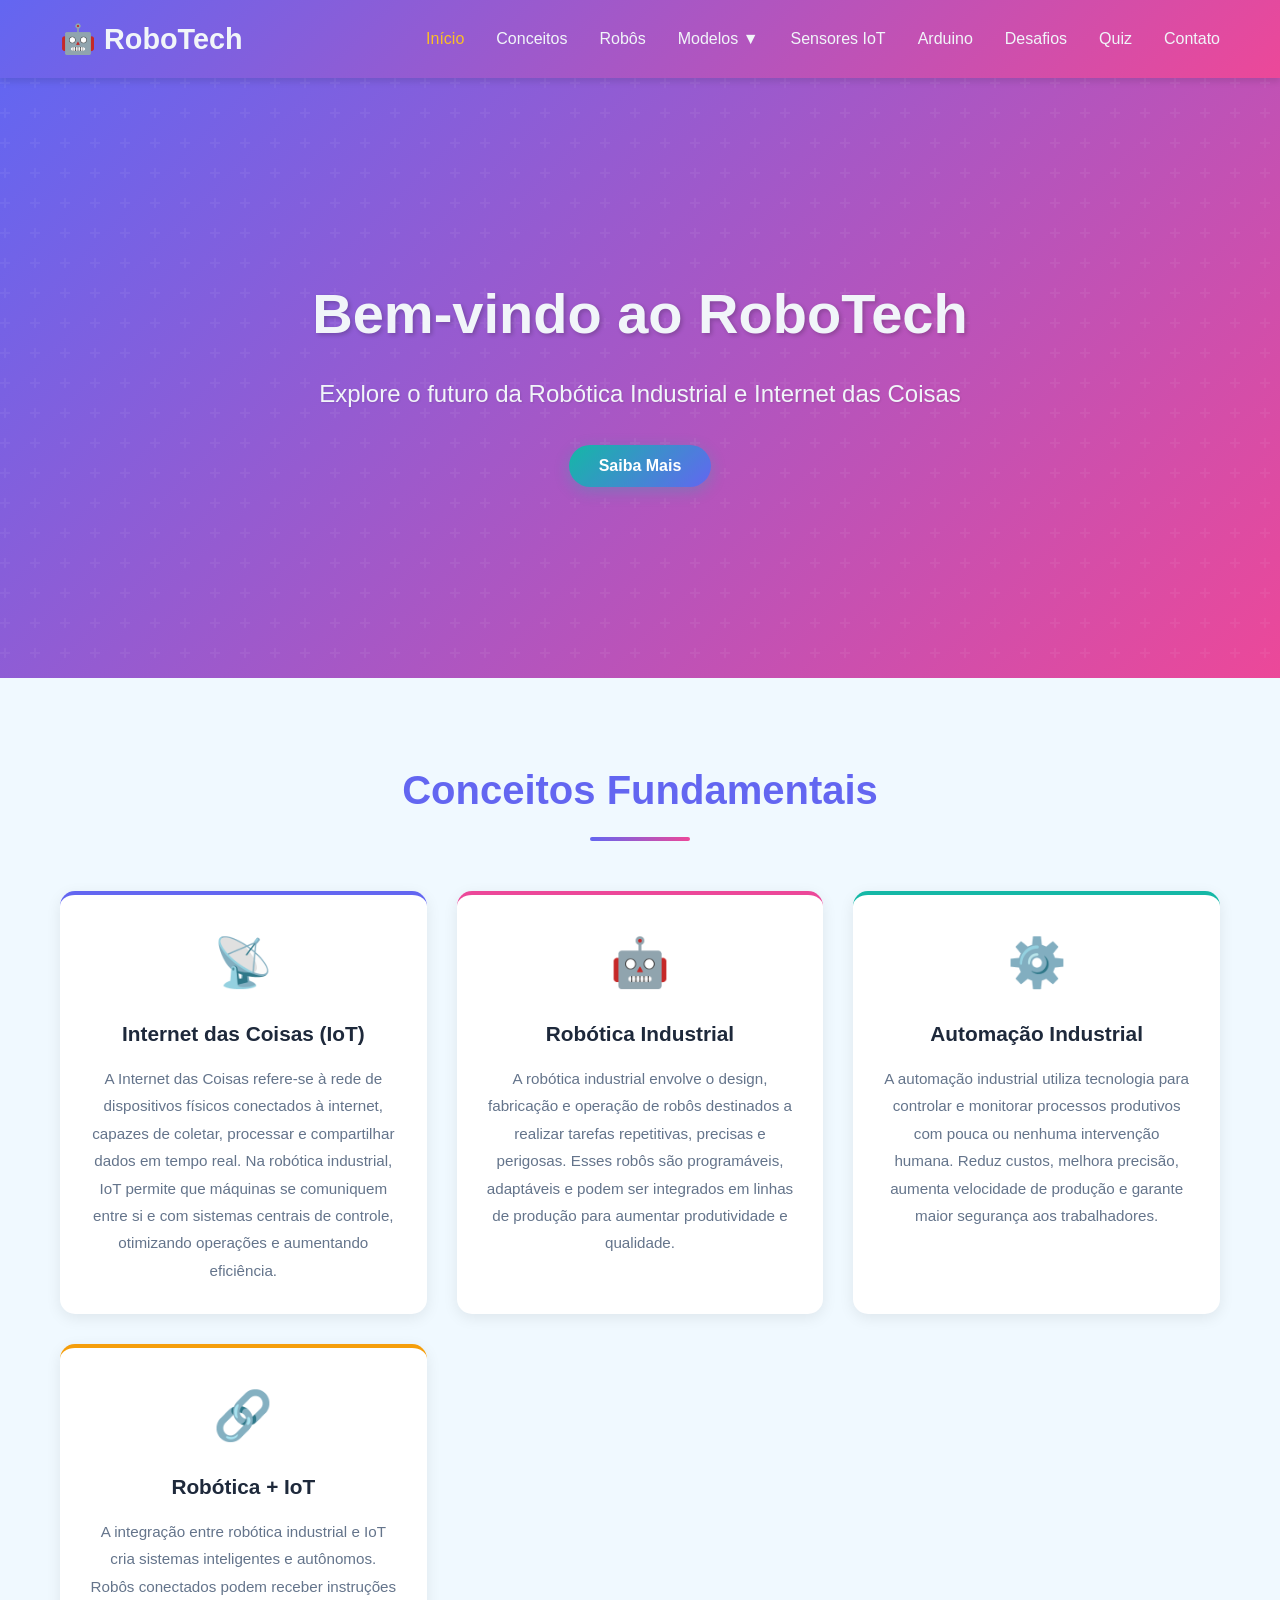
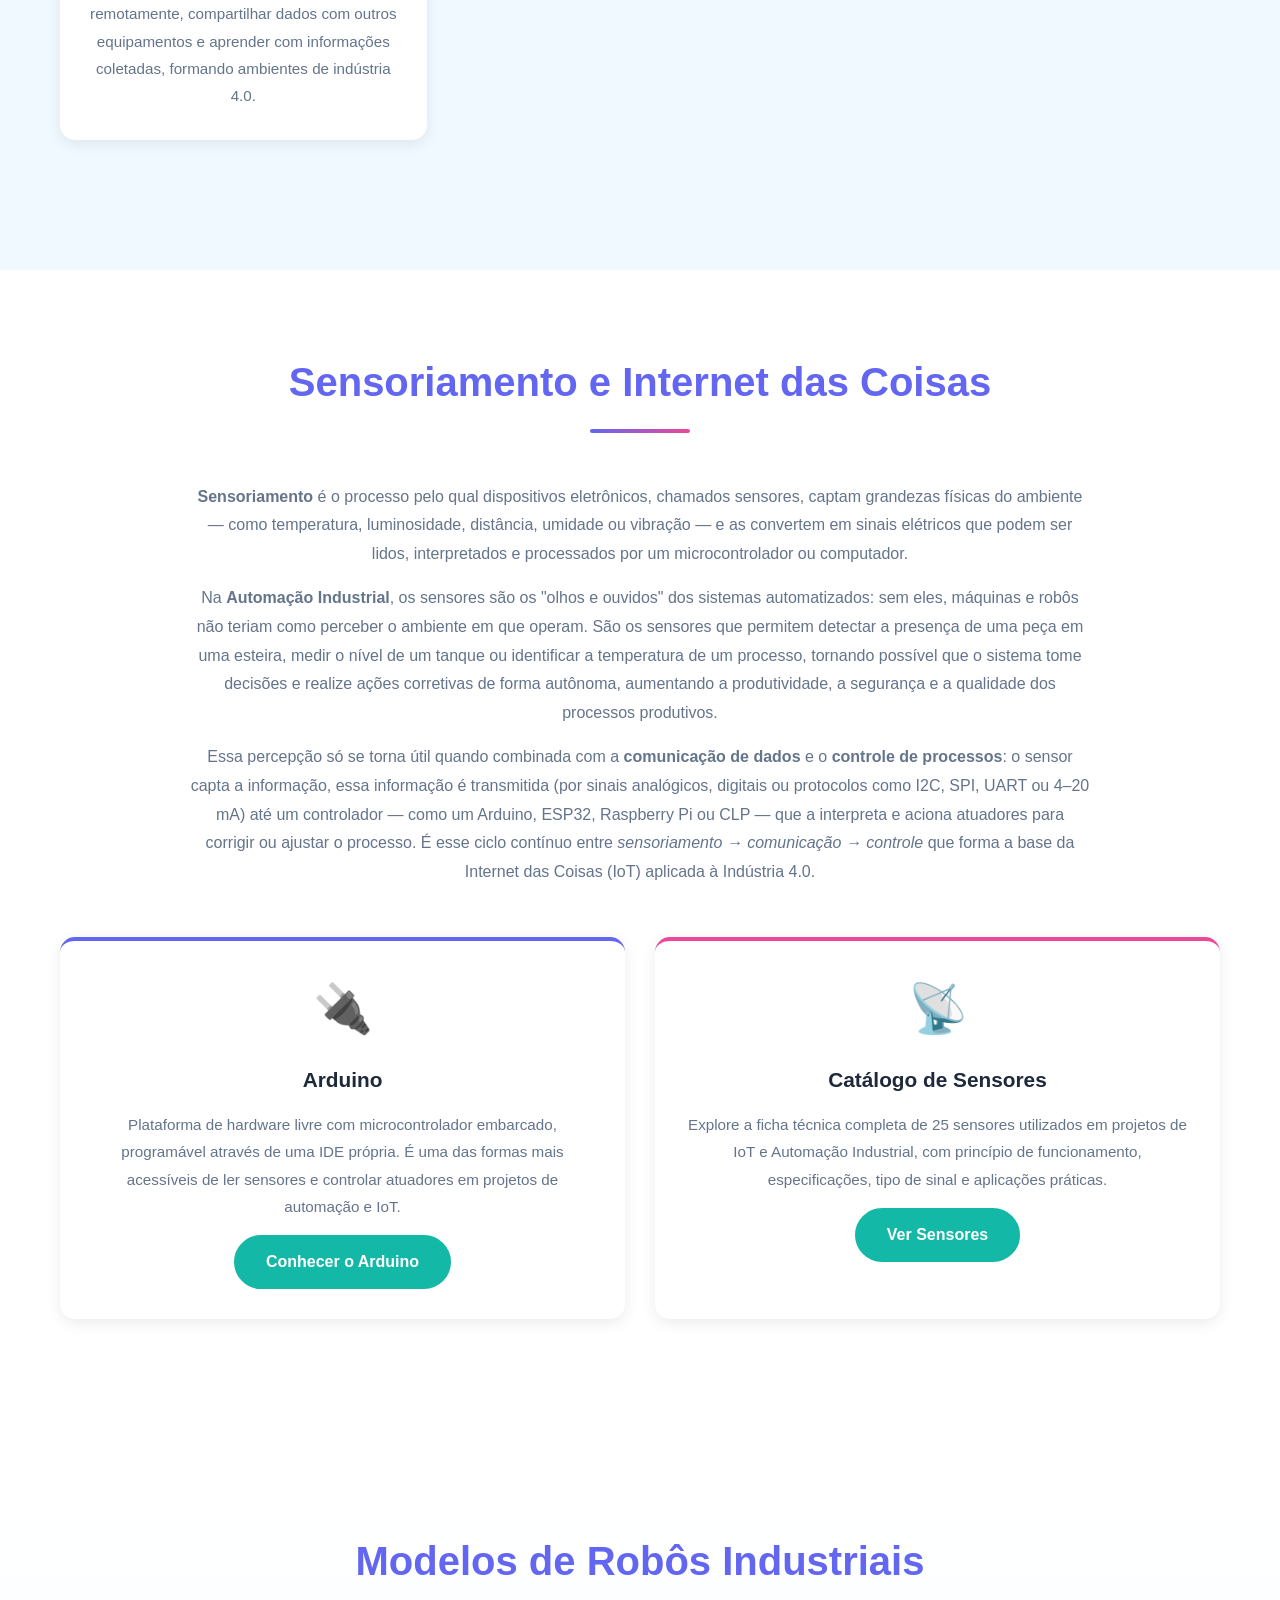
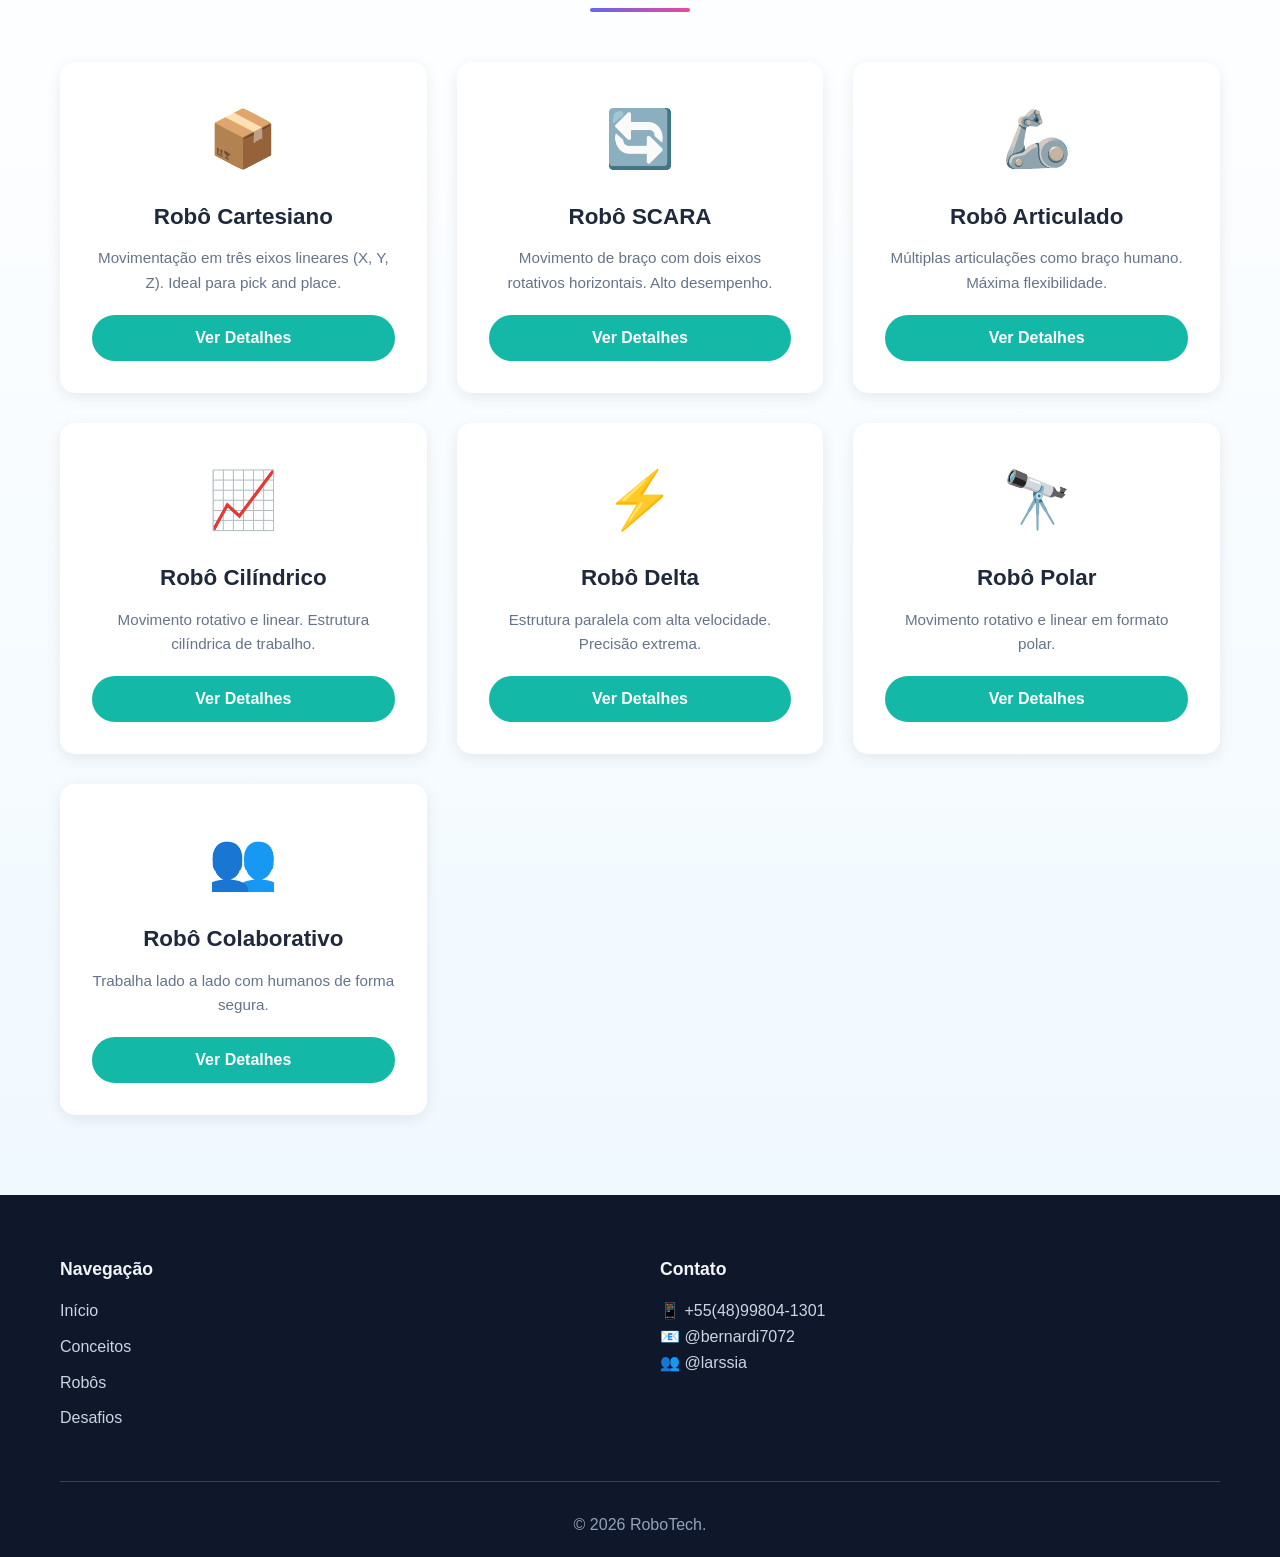
<file: index.html>
<!DOCTYPE html>
<html lang="pt-BR">
<head>
    <meta charset="UTF-8">
    <meta name="viewport" content="width=device-width, initial-scale=1.0">
    <link rel="stylesheet" href="assets/css/styles.css">
    <link rel="stylesheet" href="assets/css/sensores.css">
    <link rel="shortcut icon" href="assets/img/incons.png" type="image/x-icon">
    <title>RoboTech - Robótica Industrial e IoT</title>
</head>
<body>
    <!-- CABEÇALHO E MENU DE NAVEGAÇÃO -->
    <header>
        <nav class="navbar">
            <div class="container">
                <div class="logo">
                    <h1>🤖 RoboTech</h1>
                </div>
                <ul class="nav-menu">
                    <li><a href="index.html" class="active">Início</a></li>
                    <li><a href="#conceitos">Conceitos</a></li>
                    <li><a href="#robo-list">Robôs</a></li>
                    <li class="dropdown">
                        <a href="#">Modelos ▼</a>
                        <div class="dropdown-content">
                            <a href="./html/cartesiano.html">Robô Cartesiano</a>
                            <a href="./html/scara.html">Robô SCARA</a>
                            <a href="./html/articulado.html">Robô Articulado</a>
                            <a href="./html/cilindrico.html">Robô Cilíndrico</a>
                            <a href="./html/delta.html">Robô Delta</a>
                            <a href="./html/polar.html">Robô Polar</a>
                            <a href="./html/colaborativo.html">Robô Colaborativo</a>
                        </div>
                    </li>
                    <li><a href="./html/sensores.html">Sensores IoT</a></li>
                    <li><a href="./html/arduino.html">Arduino</a></li>
                    <li><a href="./html/desafios.html">Desafios</a></li>
                    <li><a href="./html/quiz.html">Quiz</a></li>
                    <li><a href="#contato">Contato</a></li>
                </ul>
                <div class="hamburger" id="hamburger">
                    <span></span>
                    <span></span>
                    <span></span>
                </div>
            </div>
        </nav>
    </header>

    <!-- HERO SECTION -->
    <section class="hero">
        <div class="hero-content">
            <h2>Bem-vindo ao RoboTech</h2>
            <p>Explore o futuro da Robótica Industrial e Internet das Coisas</p>
            <button class="btn-primary" onclick="document.getElementById('conceitos').scrollIntoView({behavior: 'smooth'})">Saiba Mais</button>
        </div>
        <div class="hero-background"></div>
    </section>

    <!-- SEÇÃO DE CONCEITOS -->
    <section id="conceitos" class="conceitos">
        <div class="container">
            <h2 class="section-title">Conceitos Fundamentais</h2>
            <div class="conceitos-grid">
                <!-- CARD 1: IoT -->
                <div class="concept-card">
                    <div class="icon">📡</div>
                    <h3>Internet das Coisas (IoT)</h3>
                    <p>
                        A Internet das Coisas refere-se à rede de dispositivos físicos conectados à internet, 
                        capazes de coletar, processar e compartilhar dados em tempo real. Na robótica industrial, 
                        IoT permite que máquinas se comuniquem entre si e com sistemas centrais de controle, 
                        otimizando operações e aumentando eficiência.
                    </p>
                </div>

                <!-- CARD 2: Robótica Industrial -->
                <div class="concept-card">
                    <div class="icon">🤖</div>
                    <h3>Robótica Industrial</h3>
                    <p>
                        A robótica industrial envolve o design, fabricação e operação de robôs destinados a 
                        realizar tarefas repetitivas, precisas e perigosas. Esses robôs são programáveis, 
                        adaptáveis e podem ser integrados em linhas de produção para aumentar produtividade 
                        e qualidade.
                    </p>
                </div>

                <!-- CARD 3: Automação Industrial -->
                <div class="concept-card">
                    <div class="icon">⚙️</div>
                    <h3>Automação Industrial</h3>
                    <p>
                        A automação industrial utiliza tecnologia para controlar e monitorar processos produtivos 
                        com pouca ou nenhuma intervenção humana. Reduz custos, melhora precisão, aumenta 
                        velocidade de produção e garante maior segurança aos trabalhadores.
                    </p>
                </div>

                <!-- CARD 4: Relação Robótica + IoT -->
                <div class="concept-card">
                    <div class="icon">🔗</div>
                    <h3>Robótica + IoT</h3>
                    <p>
                        A integração entre robótica industrial e IoT cria sistemas inteligentes e autônomos. 
                        Robôs conectados podem receber instruções remotamente, compartilhar dados com outros 
                        equipamentos e aprender com informações coletadas, formando ambientes de indústria 4.0.
                    </p>
                </div>
            </div>
        </div>
    </section>

    <!-- SEÇÃO DE SENSORIAMENTO E IoT -->
    <section id="sensoriamento" class="conceitos" style="background-color: #ffffff;">
        <div class="container">
            <h2 class="section-title">Sensoriamento e Internet das Coisas</h2>

            <div class="content-text" style="max-width: 900px; margin: 0 auto 50px; text-align: center;">
                <p style="color:#64748b; line-height:1.8; margin-bottom: 15px;">
                    <strong>Sensoriamento</strong> é o processo pelo qual dispositivos eletrônicos, chamados
                    sensores, captam grandezas físicas do ambiente — como temperatura, luminosidade, distância,
                    umidade ou vibração — e as convertem em sinais elétricos que podem ser lidos, interpretados
                    e processados por um microcontrolador ou computador.
                </p>
                <p style="color:#64748b; line-height:1.8; margin-bottom: 15px;">
                    Na <strong>Automação Industrial</strong>, os sensores são os "olhos e ouvidos" dos sistemas
                    automatizados: sem eles, máquinas e robôs não teriam como perceber o ambiente em que
                    operam. São os sensores que permitem detectar a presença de uma peça em uma esteira, medir
                    o nível de um tanque ou identificar a temperatura de um processo, tornando possível que o
                    sistema tome decisões e realize ações corretivas de forma autônoma, aumentando a
                    produtividade, a segurança e a qualidade dos processos produtivos.
                </p>
                <p style="color:#64748b; line-height:1.8;">
                    Essa percepção só se torna útil quando combinada com a <strong>comunicação de dados</strong>
                    e o <strong>controle de processos</strong>: o sensor capta a informação, essa informação é
                    transmitida (por sinais analógicos, digitais ou protocolos como I2C, SPI, UART ou 4–20 mA)
                    até um controlador — como um Arduino, ESP32, Raspberry Pi ou CLP — que a interpreta e aciona
                    atuadores para corrigir ou ajustar o processo. É esse ciclo contínuo entre
                    <em>sensoriamento → comunicação → controle</em> que forma a base da Internet das Coisas
                    (IoT) aplicada à Indústria 4.0.
                </p>
            </div>

            <div class="conceitos-grid">
                <div class="concept-card">
                    <div class="icon">🔌</div>
                    <h3>Arduino</h3>
                    <p>
                        Plataforma de hardware livre com microcontrolador embarcado, programável através de uma
                        IDE própria. É uma das formas mais acessíveis de ler sensores e controlar atuadores em
                        projetos de automação e IoT.
                    </p>
                    <a href="./html/arduino.html" class="btn-secondary" style="margin-top:15px; display:inline-block;">Conhecer o Arduino</a>
                </div>
                <div class="concept-card">
                    <div class="icon">📡</div>
                    <h3>Catálogo de Sensores</h3>
                    <p>
                        Explore a ficha técnica completa de 25 sensores utilizados em projetos de IoT e
                        Automação Industrial, com princípio de funcionamento, especificações, tipo de sinal e
                        aplicações práticas.
                    </p>
                    <a href="./html/sensores.html" class="btn-secondary" style="margin-top:15px; display:inline-block;">Ver Sensores</a>
                </div>
            </div>
        </div>
    </section>

    <!-- SEÇÃO DE ROBÔS -->
    <section id="robo-list" class="robo-section">
        <div class="container">
            <h2 class="section-title">Modelos de Robôs Industriais</h2>
            <div class="robo-grid">
                <!-- CARTESIANO -->
                <div class="robo-card" onclick="window.location.href='./html/cartesiano.html'">
                    <div class="robo-icon">📦</div>
                    <h3>Robô Cartesiano</h3>
                    <p>Movimentação em três eixos lineares (X, Y, Z). Ideal para pick and place.</p>
                    <button class="btn-secondary">Ver Detalhes</button>
                </div>

                <!-- SCARA -->
                <div class="robo-card" onclick="window.location.href='./html/scara.html'">
                    <div class="robo-icon">🔄</div>
                    <h3>Robô SCARA</h3>
                    <p>Movimento de braço com dois eixos rotativos horizontais. Alto desempenho.</p>
                    <button class="btn-secondary">Ver Detalhes</button>
                </div>

                <!-- ARTICULADO -->
                <div class="robo-card" onclick="window.location.href='./html/articulado.html'">
                    <div class="robo-icon">🦾</div>
                    <h3>Robô Articulado</h3>
                    <p>Múltiplas articulações como braço humano. Máxima flexibilidade.</p>
                    <button class="btn-secondary">Ver Detalhes</button>
                </div>

                <!-- CILÍNDRICO -->
                <div class="robo-card" onclick="window.location.href='./html/cilindrico.html'">
                    <div class="robo-icon">📈</div>
                    <h3>Robô Cilíndrico</h3>
                    <p>Movimento rotativo e linear. Estrutura cilíndrica de trabalho.</p>
                    <button class="btn-secondary">Ver Detalhes</button>
                </div>

                <!-- DELTA -->
                <div class="robo-card" onclick="window.location.href='./html/delta.html'">
                    <div class="robo-icon">⚡</div>
                    <h3>Robô Delta</h3>
                    <p>Estrutura paralela com alta velocidade. Precisão extrema.</p>
                    <button class="btn-secondary">Ver Detalhes</button>
                </div>

                <!-- POLAR -->
                <div class="robo-card" onclick="window.location.href='./html/polar.html'">
                    <div class="robo-icon">🔭</div>
                    <h3>Robô Polar</h3>
                    <p>Movimento rotativo e linear em formato polar.</p>
                    <button class="btn-secondary">Ver Detalhes</button>
                </div>

                <!-- COLABORATIVO -->
                <div class="robo-card" onclick="window.location.href='./html/colaborativo.html'">
                    <div class="robo-icon">👥</div>
                    <h3>Robô Colaborativo</h3>
                    <p>Trabalha lado a lado com humanos de forma segura.</p>
                    <button class="btn-secondary">Ver Detalhes</button>
                </div>
            </div>
        </div>
    </section>

    <!-- RODAPÉ -->
    <footer id="contato">
        <div class="container">
            <div class="footer-content">
                <div class="footer-section">
                    <h4>Navegação</h4>
                    <ul>
                        <li><a href="index.html">Início</a></li>
                        <li><a href="#conceitos">Conceitos</a></li>
                        <li><a href="#robo-list">Robôs</a></li>
                        <li><a href="./html/desafios.html">Desafios</a></li>
                    </ul>
                </div>
                <div class="footer-section">
                    <h4>Contato</h4>
                    <a href="https://wa.me/5548998041301" target="_blank">📱 +55(48)99804-1301</a><br>
                    <a href="https://www.instagram.com/bernardi7072/">📧 @bernardi7072</a><br>
                    <a href="https://github.com/larssia">👥 @larssia</a>
                </div>
            </div>
            <div class="footer-bottom">
                <p>&copy; 2026 RoboTech.</p>
            </div>
        </div>
    </footer>

    <!-- SCRIPTS -->
    <script src="assets/js/main.js"></script>
</body>
</html>
</file>
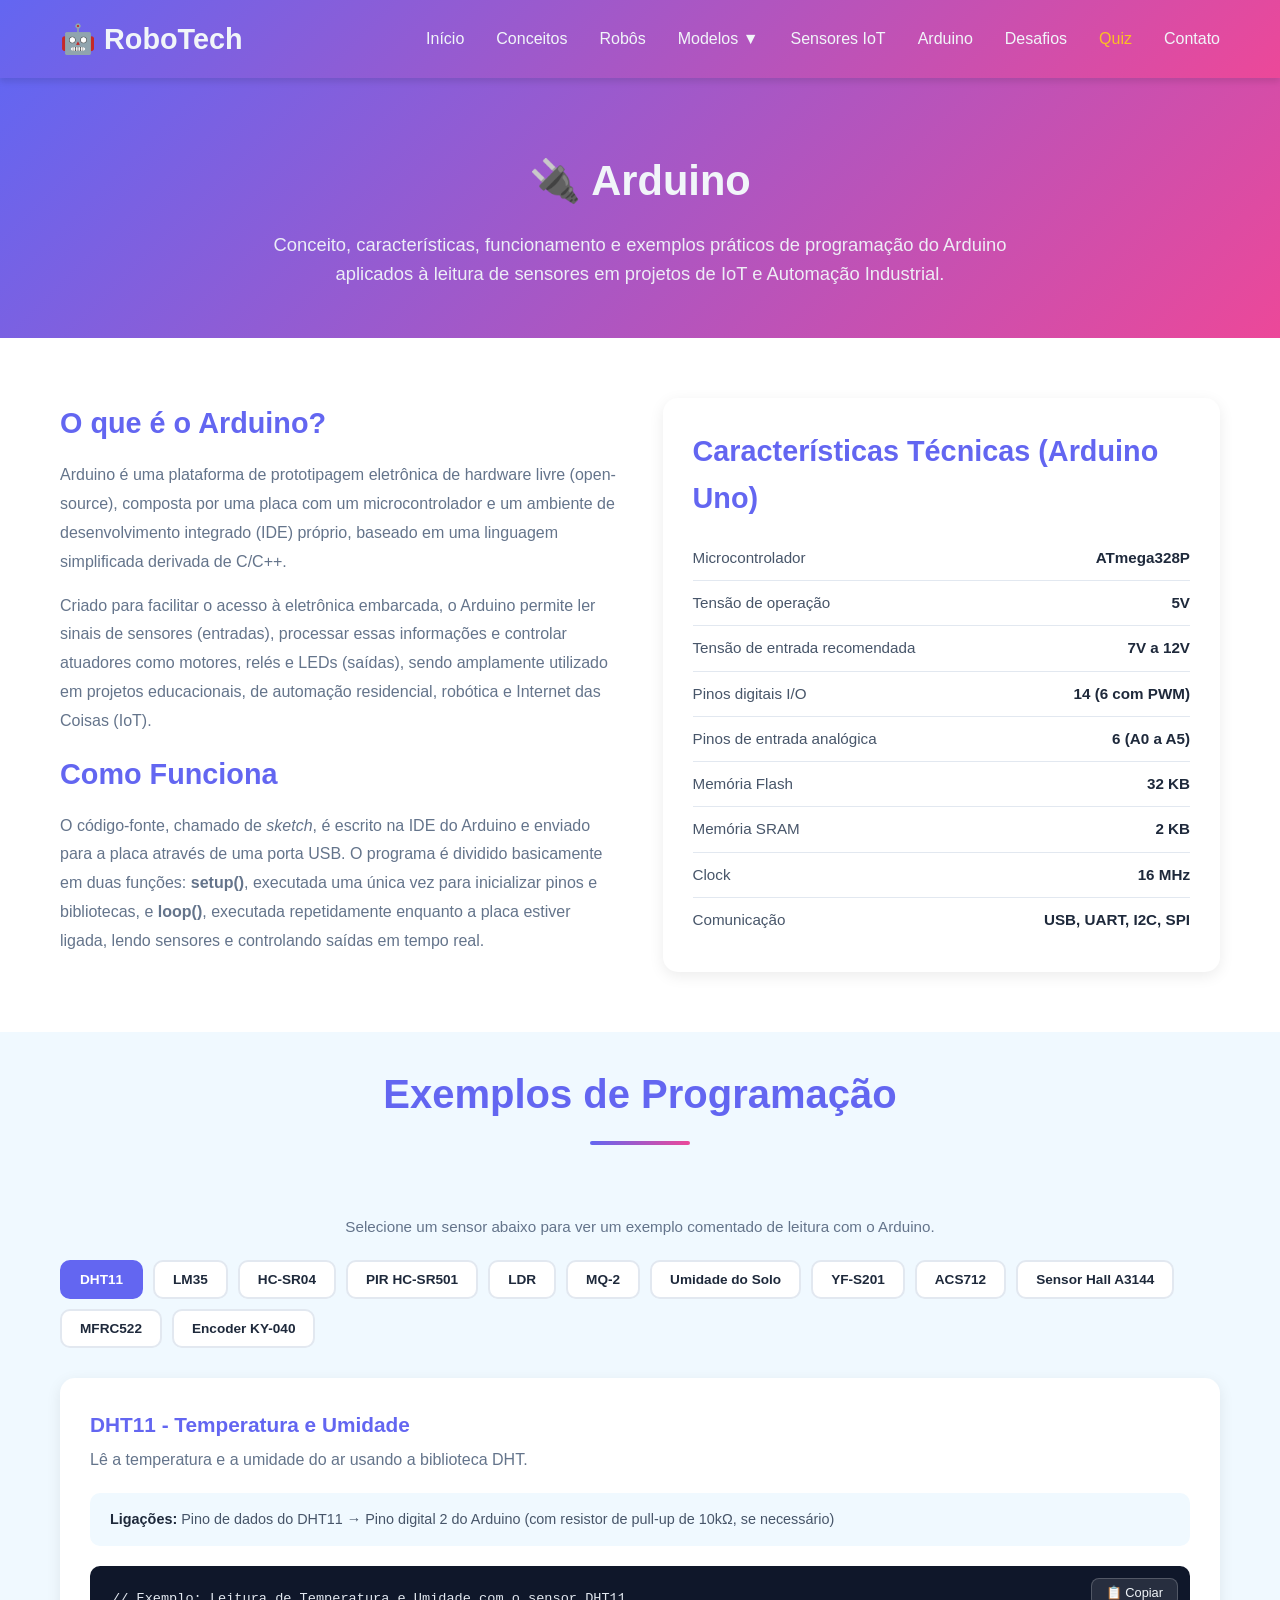
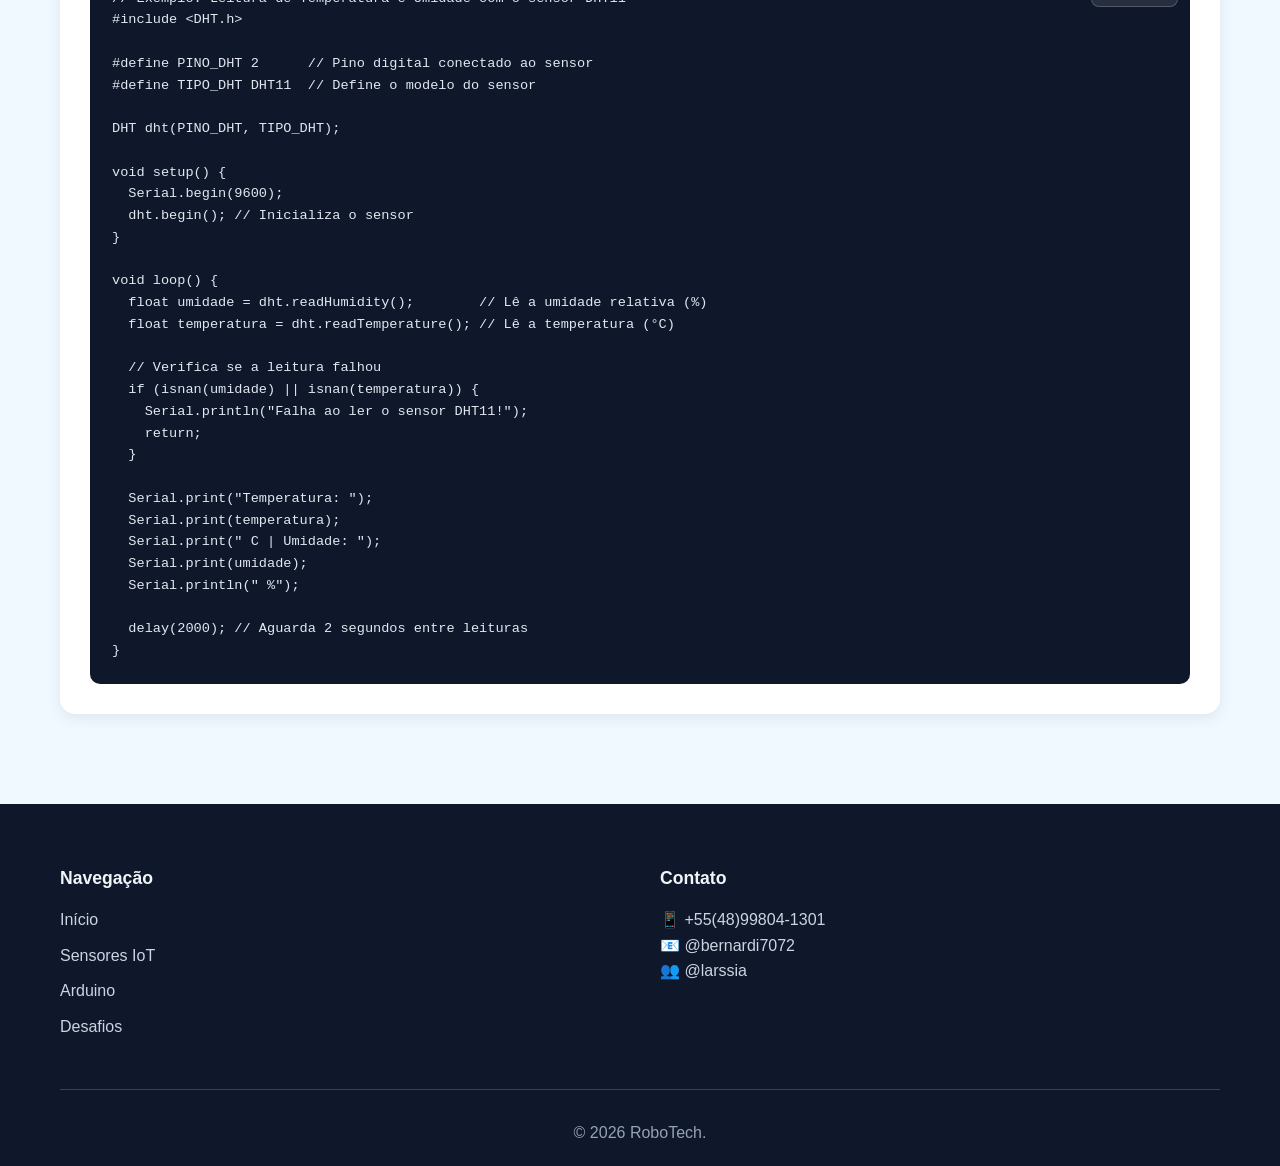
<file: html/arduino.html>
<!DOCTYPE html>
<html lang="pt-BR">

<head>
    <meta charset="UTF-8">
    <meta name="viewport" content="width=device-width, initial-scale=1.0">
    <link rel="shortcut icon" href="../assets/img/incons.png" type="image/x-icon">
    <link rel="stylesheet" href="../assets/css/styles.css">
    <link rel="stylesheet" href="../assets/css/sensores.css">
    <title>Arduino - RoboTech</title>
</head>

<body>
    <!-- CABEÇALHO E MENU DE NAVEGAÇÃO -->
    <header>
        <nav class="navbar">
            <div class="container">
                <div class="logo">
                    <h1>🤖 RoboTech</h1>
                </div>
                <ul class="nav-menu">
                  <li><a href="../index.html">Início</a></li>
                  <li><a href="../index.html#conceitos">Conceitos</a></li>
                  <li><a href="../index.html#robo-list">Robôs</a></li>

                  <li class="dropdown">
                      <a href="#">Modelos ▼</a>

                      <div class="dropdown-content">
                          <a href="./cartesiano.html">Robô Cartesiano</a>
                          <a href="./scara.html">Robô SCARA</a>
                          <a href="./articulado.html">Robô Articulado</a>
                          <a href="./cilindrico.html">Robô Cilíndrico</a>
                          <a href="./delta.html">Robô Delta</a>
                          <a href="./polar.html">Robô Polar</a>
                          <a href="./colaborativo.html">Robô Colaborativo</a>
                      </div>
                  </li>

                  <li><a href="./sensores.html">Sensores IoT</a></li>
                  <li><a href="./arduino.html">Arduino</a></li>
                  <li><a href="./desafios.html">Desafios</a></li>
                  <li><a href="./quiz.html" class="active">Quiz</a></li>
                  <li><a href="../index.html#contato">Contato</a></li>
              </ul>
                <div class="hamburger" id="hamburger">
                    <span></span>
                    <span></span>
                    <span></span>
                </div>
            </div>
        </nav>
    </header>

    <!-- HERO DA PÁGINA -->
    <section class="page-hero">
        <div class="container">
            <h1>🔌 Arduino</h1>
            <p>
                Conceito, características, funcionamento e exemplos práticos de programação do Arduino
                aplicados à leitura de sensores em projetos de IoT e Automação Industrial.
            </p>
        </div>
    </section>

    <!-- CONCEITO E CARACTERÍSTICAS -->
    <section class="arduino-intro">
        <div class="container split">
            <div class="content-text">
                <h2>O que é o Arduino?</h2>
                <p>
                    Arduino é uma plataforma de prototipagem eletrônica de hardware livre (open-source),
                    composta por uma placa com um microcontrolador e um ambiente de desenvolvimento
                    integrado (IDE) próprio, baseado em uma linguagem simplificada derivada de C/C++.
                </p>
                <p>
                    Criado para facilitar o acesso à eletrônica embarcada, o Arduino permite ler sinais de
                    sensores (entradas), processar essas informações e controlar atuadores como motores,
                    relés e LEDs (saídas), sendo amplamente utilizado em projetos educacionais, de automação
                    residencial, robótica e Internet das Coisas (IoT).
                </p>
                <h2>Como Funciona</h2>
                <p>
                    O código-fonte, chamado de <em>sketch</em>, é escrito na IDE do Arduino e enviado para a
                    placa através de uma porta USB. O programa é dividido basicamente em duas funções:
                    <strong>setup()</strong>, executada uma única vez para inicializar pinos e bibliotecas, e
                    <strong>loop()</strong>, executada repetidamente enquanto a placa estiver ligada, lendo
                    sensores e controlando saídas em tempo real.
                </p>
            </div>
            <div class="arduino-specs">
                <h2>Características Técnicas (Arduino Uno)</h2>
                <ul>
                    <li><span>Microcontrolador</span> <strong>ATmega328P</strong></li>
                    <li><span>Tensão de operação</span> <strong>5V</strong></li>
                    <li><span>Tensão de entrada recomendada</span> <strong>7V a 12V</strong></li>
                    <li><span>Pinos digitais I/O</span> <strong>14 (6 com PWM)</strong></li>
                    <li><span>Pinos de entrada analógica</span> <strong>6 (A0 a A5)</strong></li>
                    <li><span>Memória Flash</span> <strong>32 KB</strong></li>
                    <li><span>Memória SRAM</span> <strong>2 KB</strong></li>
                    <li><span>Clock</span> <strong>16 MHz</strong></li>
                    <li><span>Comunicação</span> <strong>USB, UART, I2C, SPI</strong></li>
                </ul>
            </div>
        </div>
    </section>

    <!-- EXEMPLOS DE PROGRAMAÇÃO -->
    <section class="exemplos-section">
        <div class="container">
            <h2 class="section-title">Exemplos de Programação</h2>
            <p class="contador-resultados" style="margin-bottom: 20px;">
                Selecione um sensor abaixo para ver um exemplo comentado de leitura com o Arduino.
            </p>

            <div class="exemplos-tabs" id="exemplos-tabs">
                <button class="tab-btn active" data-alvo="ex-dht11">DHT11</button>
                <button class="tab-btn" data-alvo="ex-lm35">LM35</button>
                <button class="tab-btn" data-alvo="ex-hcsr04">HC-SR04</button>
                <button class="tab-btn" data-alvo="ex-pir">PIR HC-SR501</button>
                <button class="tab-btn" data-alvo="ex-ldr">LDR</button>
                <button class="tab-btn" data-alvo="ex-mq2">MQ-2</button>
                <button class="tab-btn" data-alvo="ex-solo">Umidade do Solo</button>
                <button class="tab-btn" data-alvo="ex-yfs201">YF-S201</button>
                <button class="tab-btn" data-alvo="ex-acs712">ACS712</button>
                <button class="tab-btn" data-alvo="ex-hall">Sensor Hall A3144</button>
                <button class="tab-btn" data-alvo="ex-mfrc522">MFRC522</button>
                <button class="tab-btn" data-alvo="ex-encoder">Encoder KY-040</button>
            </div>

            
            <div class="exemplo-codigo active" id="ex-dht11">
                <h3>DHT11 - Temperatura e Umidade</h3>
                <p class="exemplo-desc">Lê a temperatura e a umidade do ar usando a biblioteca DHT.</p>
                <div class="exemplo-ligacoes"><strong>Ligações:</strong> Pino de dados do DHT11 → Pino digital 2 do Arduino (com resistor de pull-up de 10kΩ, se necessário)</div>
                <div class="code-wrapper">
                    <button class="btn-copiar">📋 Copiar</button>
                    <pre>// Exemplo: Leitura de Temperatura e Umidade com o sensor DHT11
#include &lt;DHT.h&gt;

#define PINO_DHT 2      // Pino digital conectado ao sensor
#define TIPO_DHT DHT11  // Define o modelo do sensor

DHT dht(PINO_DHT, TIPO_DHT);

void setup() {
  Serial.begin(9600);
  dht.begin(); // Inicializa o sensor
}

void loop() {
  float umidade = dht.readHumidity();        // Lê a umidade relativa (%)
  float temperatura = dht.readTemperature(); // Lê a temperatura (°C)

  // Verifica se a leitura falhou
  if (isnan(umidade) || isnan(temperatura)) {
    Serial.println(&quot;Falha ao ler o sensor DHT11!&quot;);
    return;
  }

  Serial.print(&quot;Temperatura: &quot;);
  Serial.print(temperatura);
  Serial.print(&quot; C | Umidade: &quot;);
  Serial.print(umidade);
  Serial.println(&quot; %&quot;);

  delay(2000); // Aguarda 2 segundos entre leituras
}</pre>
                </div>
            </div>

            <div class="exemplo-codigo" id="ex-lm35">
                <h3>LM35 - Temperatura Analógica</h3>
                <p class="exemplo-desc">Converte a tensão de saída do LM35 em graus Celsius.</p>
                <div class="exemplo-ligacoes"><strong>Ligações:</strong> Saída do LM35 → Pino analógico A0 do Arduino</div>
                <div class="code-wrapper">
                    <button class="btn-copiar">📋 Copiar</button>
                    <pre>// Exemplo: Leitura de Temperatura Analógica com o sensor LM35
const int PINO_LM35 = A0; // Pino analógico conectado à saída do sensor

void setup() {
  Serial.begin(9600);
}

void loop() {
  int leituraADC = analogRead(PINO_LM35);      // Lê o valor bruto (0-1023)
  float tensao = leituraADC * (5.0 / 1023.0);  // Converte para tensão (0-5V)
  float temperatura = tensao * 100.0;          // LM35: 10 mV por °C

  Serial.print(&quot;Temperatura: &quot;);
  Serial.print(temperatura);
  Serial.println(&quot; C&quot;);

  delay(1000);
}</pre>
                </div>
            </div>

            <div class="exemplo-codigo" id="ex-hcsr04">
                <h3>HC-SR04 - Medição de Distância</h3>
                <p class="exemplo-desc">Calcula a distância a partir do tempo de retorno do pulso ultrassônico.</p>
                <div class="exemplo-ligacoes"><strong>Ligações:</strong> Trigger → Pino digital 9 | Echo → Pino digital 10</div>
                <div class="code-wrapper">
                    <button class="btn-copiar">📋 Copiar</button>
                    <pre>// Exemplo: Medição de Distância com o sensor ultrassônico HC-SR04
const int PINO_TRIGGER = 9;
const int PINO_ECHO = 10;

void setup() {
  Serial.begin(9600);
  pinMode(PINO_TRIGGER, OUTPUT);
  pinMode(PINO_ECHO, INPUT);
}

void loop() {
  // Envia um pulso ultrassônico de 10 microssegundos
  digitalWrite(PINO_TRIGGER, LOW);
  delayMicroseconds(2);
  digitalWrite(PINO_TRIGGER, HIGH);
  delayMicroseconds(10);
  digitalWrite(PINO_TRIGGER, LOW);

  // Mede o tempo de retorno do eco (em microssegundos)
  long duracao = pulseIn(PINO_ECHO, HIGH);

  // Velocidade do som ~0,034 cm/us, dividido por 2 (ida e volta)
  float distancia = duracao * 0.034 / 2;

  Serial.print(&quot;Distancia: &quot;);
  Serial.print(distancia);
  Serial.println(&quot; cm&quot;);

  delay(500);
}</pre>
                </div>
            </div>

            <div class="exemplo-codigo" id="ex-pir">
                <h3>PIR HC-SR501 - Detecção de Presença</h3>
                <p class="exemplo-desc">Aciona um LED sempre que movimento é detectado no ambiente.</p>
                <div class="exemplo-ligacoes"><strong>Ligações:</strong> Saída OUT do PIR → Pino digital 3 | LED → Pino digital 13</div>
                <div class="code-wrapper">
                    <button class="btn-copiar">📋 Copiar</button>
                    <pre>// Exemplo: Detecção de Presença com o sensor PIR HC-SR501
const int PINO_PIR = 3;
const int PINO_LED = 13;

void setup() {
  Serial.begin(9600);
  pinMode(PINO_PIR, INPUT);
  pinMode(PINO_LED, OUTPUT);
}

void loop() {
  int movimento = digitalRead(PINO_PIR); // HIGH = movimento detectado

  if (movimento == HIGH) {
    digitalWrite(PINO_LED, HIGH);
    Serial.println(&quot;Movimento detectado!&quot;);
  } else {
    digitalWrite(PINO_LED, LOW);
  }

  delay(200);
}</pre>
                </div>
            </div>

            <div class="exemplo-codigo" id="ex-ldr">
                <h3>LDR - Controle Automático de Iluminação</h3>
                <p class="exemplo-desc">Aciona um relé (lâmpada) automaticamente quando o ambiente escurece.</p>
                <div class="exemplo-ligacoes"><strong>Ligações:</strong> LDR em divisor de tensão → Pino analógico A0 | Relé → Pino digital 7</div>
                <div class="code-wrapper">
                    <button class="btn-copiar">📋 Copiar</button>
                    <pre>// Exemplo: Controle Automatico de Iluminacao com LDR
const int PINO_LDR = A0;
const int PINO_RELE = 7;
const int LIMIAR_ESCURO = 400; // Ajuste conforme o ambiente

void setup() {
  Serial.begin(9600);
  pinMode(PINO_RELE, OUTPUT);
}

void loop() {
  int luminosidade = analogRead(PINO_LDR); // 0 (escuro) a 1023 (claro)

  Serial.print(&quot;Luminosidade: &quot;);
  Serial.println(luminosidade);

  if (luminosidade &lt; LIMIAR_ESCURO) {
    digitalWrite(PINO_RELE, HIGH); // Aciona a lampada
  } else {
    digitalWrite(PINO_RELE, LOW);  // Desliga a lampada
  }

  delay(1000);
}</pre>
                </div>
            </div>

            <div class="exemplo-codigo" id="ex-mq2">
                <h3>MQ-2 - Detecção de Gás e Fumaça</h3>
                <p class="exemplo-desc">Monitora a concentração de gás e dispara um alarme sonoro em caso de vazamento.</p>
                <div class="exemplo-ligacoes"><strong>Ligações:</strong> Saída analógica do MQ-2 → Pino A0 | Buzzer → Pino digital 8</div>
                <div class="code-wrapper">
                    <button class="btn-copiar">📋 Copiar</button>
                    <pre>// Exemplo: Deteccao de Gas/Fumaca com o sensor MQ-2
const int PINO_MQ2 = A0;
const int LIMIAR_GAS = 300; // Ajustar conforme calibracao do ambiente
const int PINO_BUZZER = 8;

void setup() {
  Serial.begin(9600);
  pinMode(PINO_BUZZER, OUTPUT);
  Serial.println(&quot;Aquecendo o sensor MQ-2...&quot;);
  delay(20000); // Tempo de pre-aquecimento recomendado
}

void loop() {
  int nivelGas = analogRead(PINO_MQ2); // Leitura analogica (0-1023)

  Serial.print(&quot;Nivel de gas: &quot;);
  Serial.println(nivelGas);

  if (nivelGas &gt; LIMIAR_GAS) {
    digitalWrite(PINO_BUZZER, HIGH); // Aciona o alarme sonoro
    Serial.println(&quot;ALERTA: Vazamento de gas detectado!&quot;);
  } else {
    digitalWrite(PINO_BUZZER, LOW);
  }

  delay(1000);
}</pre>
                </div>
            </div>

            <div class="exemplo-codigo" id="ex-solo">
                <h3>Umidade do Solo - Irrigação Automática</h3>
                <p class="exemplo-desc">Liga uma bomba de irrigação automaticamente quando o solo está seco.</p>
                <div class="exemplo-ligacoes"><strong>Ligações:</strong> Saída analógica do sensor → Pino A0 | Módulo relé/bomba → Pino digital 6</div>
                <div class="code-wrapper">
                    <button class="btn-copiar">📋 Copiar</button>
                    <pre>// Exemplo: Irrigacao Automatica com Sensor Capacitivo de Umidade do Solo
const int PINO_SENSOR = A0;
const int PINO_BOMBA = 6;

// Valores de calibracao (ajustar conforme o sensor utilizado)
const int SOLO_SECO = 800;
const int SOLO_MOLHADO = 300;

void setup() {
  Serial.begin(9600);
  pinMode(PINO_BOMBA, OUTPUT);
}

void loop() {
  int leitura = analogRead(PINO_SENSOR);
  int umidadePercentual = map(leitura, SOLO_SECO, SOLO_MOLHADO, 0, 100);
  umidadePercentual = constrain(umidadePercentual, 0, 100);

  Serial.print(&quot;Umidade do solo: &quot;);
  Serial.print(umidadePercentual);
  Serial.println(&quot; %&quot;);

  if (umidadePercentual &lt; 30) {
    digitalWrite(PINO_BOMBA, HIGH); // Liga a bomba de irrigacao
  } else {
    digitalWrite(PINO_BOMBA, LOW);  // Desliga a bomba
  }

  delay(2000);
}</pre>
                </div>
            </div>

            <div class="exemplo-codigo" id="ex-yfs201">
                <h3>YF-S201 - Medição de Vazão de Água</h3>
                <p class="exemplo-desc">Calcula a vazão de água em litros por minuto contando os pulsos do sensor.</p>
                <div class="exemplo-ligacoes"><strong>Ligações:</strong> Sinal do YF-S201 → Pino digital 2 (interrupção)</div>
                <div class="code-wrapper">
                    <button class="btn-copiar">📋 Copiar</button>
                    <pre>// Exemplo: Medicao de Vazao de Agua com o sensor YF-S201
const byte PINO_FLUXO = 2; // Deve ser um pino de interrupcao
volatile int contadorPulsos = 0;
unsigned long ultimoTempo = 0;
float vazaoLmin = 0;

void contarPulso() {
  contadorPulsos++; // Incrementa a cada pulso gerado pelo sensor
}

void setup() {
  Serial.begin(9600);
  pinMode(PINO_FLUXO, INPUT_PULLUP);
  attachInterrupt(digitalPinToInterrupt(PINO_FLUXO), contarPulso, RISING);
}

void loop() {
  if (millis() - ultimoTempo &gt;= 1000) { // Calcula a cada 1 segundo
    detachInterrupt(digitalPinToInterrupt(PINO_FLUXO));

    // Formula do fabricante: frequencia (Hz) / 7,5 = vazao em L/min
    vazaoLmin = (contadorPulsos / 7.5);

    Serial.print(&quot;Vazao: &quot;);
    Serial.print(vazaoLmin);
    Serial.println(&quot; L/min&quot;);

    contadorPulsos = 0;
    ultimoTempo = millis();
    attachInterrupt(digitalPinToInterrupt(PINO_FLUXO), contarPulso, RISING);
  }
}</pre>
                </div>
            </div>

            <div class="exemplo-codigo" id="ex-acs712">
                <h3>ACS712 - Medição de Corrente Elétrica</h3>
                <p class="exemplo-desc">Calcula a corrente elétrica em Amperes a partir da tensão de saída do sensor.</p>
                <div class="exemplo-ligacoes"><strong>Ligações:</strong> Saída OUT do ACS712 → Pino analógico A0</div>
                <div class="code-wrapper">
                    <button class="btn-copiar">📋 Copiar</button>
                    <pre>// Exemplo: Medicao de Corrente Eletrica com o sensor ACS712 (modulo 20A)
const int PINO_ACS712 = A0;
const float SENSIBILIDADE = 0.100;   // 100 mV/A para o modulo de 20A
const float TENSAO_REFERENCIA = 2.5; // Tensao de saida para corrente = 0A

void setup() {
  Serial.begin(9600);
}

void loop() {
  int leituraADC = analogRead(PINO_ACS712);
  float tensao = (leituraADC * 5.0) / 1023.0;
  float corrente = (tensao - TENSAO_REFERENCIA) / SENSIBILIDADE;

  Serial.print(&quot;Corrente: &quot;);
  Serial.print(corrente);
  Serial.println(&quot; A&quot;);

  delay(500);
}</pre>
                </div>
            </div>

            <div class="exemplo-codigo" id="ex-hall">
                <h3>Sensor Hall A3144 - Medição de RPM</h3>
                <p class="exemplo-desc">Conta os pulsos gerados por um ímã fixado ao eixo para calcular a rotação por minuto.</p>
                <div class="exemplo-ligacoes"><strong>Ligações:</strong> Saída do A3144 → Pino digital 2 (interrupção)</div>
                <div class="code-wrapper">
                    <button class="btn-copiar">📋 Copiar</button>
                    <pre>// Exemplo: Medicao de Rotacao (RPM) com Sensor Hall A3144
const byte PINO_HALL = 2; // Pino de interrupcao
volatile int pulsos = 0;
unsigned long ultimaLeitura = 0;

void contarPulsoHall() {
  pulsos++;
}

void setup() {
  Serial.begin(9600);
  pinMode(PINO_HALL, INPUT_PULLUP);
  attachInterrupt(digitalPinToInterrupt(PINO_HALL), contarPulsoHall, FALLING);
}

void loop() {
  if (millis() - ultimaLeitura &gt;= 1000) {
    // Considerando 1 ima fixado ao eixo (1 pulso por volta)
    int rpm = pulsos * 60;

    Serial.print(&quot;Rotacao: &quot;);
    Serial.print(rpm);
    Serial.println(&quot; RPM&quot;);

    pulsos = 0;
    ultimaLeitura = millis();
  }
}</pre>
                </div>
            </div>

            <div class="exemplo-codigo" id="ex-mfrc522">
                <h3>MFRC522 - Controle de Acesso RFID</h3>
                <p class="exemplo-desc">Lê o identificador (UID) de cartões RFID aproximados do módulo leitor.</p>
                <div class="exemplo-ligacoes"><strong>Ligações:</strong> SDA→10, SCK→13, MOSI→11, MISO→12, RST→9, GND→GND, 3.3V→3.3V</div>
                <div class="code-wrapper">
                    <button class="btn-copiar">📋 Copiar</button>
                    <pre>// Exemplo: Controle de Acesso com o leitor RFID MFRC522
#include &lt;SPI.h&gt;
#include &lt;MFRC522.h&gt;

#define PINO_SS   10
#define PINO_RST  9

MFRC522 leitorRFID(PINO_SS, PINO_RST);

void setup() {
  Serial.begin(9600);
  SPI.begin();
  leitorRFID.PCD_Init(); // Inicializa o modulo MFRC522
  Serial.println(&quot;Aproxime o cartao do leitor...&quot;);
}

void loop() {
  // Verifica se ha um novo cartao presente
  if (!leitorRFID.PICC_IsNewCardPresent() || !leitorRFID.PICC_ReadCardSerial()) {
    return;
  }

  Serial.print(&quot;UID do cartao: &quot;);
  for (byte i = 0; i &lt; leitorRFID.uid.size; i++) {
    Serial.print(leitorRFID.uid.uidByte[i], HEX);
    Serial.print(&quot; &quot;);
  }
  Serial.println();

  leitorRFID.PICC_HaltA(); // Encerra a leitura do cartao atual
}</pre>
                </div>
            </div>

            <div class="exemplo-codigo" id="ex-encoder">
                <h3>Encoder KY-040 - Leitura de Posição</h3>
                <p class="exemplo-desc">Identifica o sentido de rotação e conta pulsos para determinar a posição do eixo.</p>
                <div class="exemplo-ligacoes"><strong>Ligações:</strong> CLK→2, DT→3, SW→4, +→5V, GND→GND</div>
                <div class="code-wrapper">
                    <button class="btn-copiar">📋 Copiar</button>
                    <pre>// Exemplo: Leitura de Posicao com o Encoder Rotativo KY-040
const int PINO_CLK = 2;
const int PINO_DT = 3;
const int PINO_SW = 4;

int posicao = 0;
int ultimoEstadoCLK;

void setup() {
  Serial.begin(9600);
  pinMode(PINO_CLK, INPUT);
  pinMode(PINO_DT, INPUT);
  pinMode(PINO_SW, INPUT_PULLUP);

  ultimoEstadoCLK = digitalRead(PINO_CLK);
}

void loop() {
  int estadoCLK = digitalRead(PINO_CLK);

  // Detecta uma nova transicao no canal CLK
  if (estadoCLK != ultimoEstadoCLK) {
    // Compara CLK e DT para identificar o sentido de rotacao
    if (digitalRead(PINO_DT) != estadoCLK) {
      posicao++; // Sentido horario
    } else {
      posicao--; // Sentido anti-horario
    }
    Serial.print(&quot;Posicao: &quot;);
    Serial.println(posicao);
  }
  ultimoEstadoCLK = estadoCLK;

  if (digitalRead(PINO_SW) == LOW) {
    Serial.println(&quot;Botao pressionado - posicao zerada!&quot;);
    posicao = 0;
    delay(300); // Debounce simples
  }
}</pre>
                </div>
            </div>
        </div>
    </section>

    <!-- RODAPÉ -->
    <footer id="contato">
        <div class="container">
            <div class="footer-content">
                <div class="footer-section">
                    <h4>Navegação</h4>
                    <ul>
                        <li><a href="../index.html">Início</a></li>
                        <li><a href="./sensores.html">Sensores IoT</a></li>
                        <li><a href="./arduino.html">Arduino</a></li>
                        <li><a href="./desafios.html">Desafios</a></li>
                    </ul>
                </div>
                <div class="footer-section">
                    <h4>Contato</h4>
                    <a href="https://wa.me/5548998041301" target="_blank">📱 +55(48)99804-1301</a><br>
                    <a href="https://www.instagram.com/bernardi7072/">📧 @bernardi7072</a><br>
                    <a href="https://github.com/larssia">👥 @larssia</a>
                </div>
            </div>
            <div class="footer-bottom">
                <p>&copy; 2026 RoboTech.</p>
            </div>
        </div>
    </footer>

    <!-- SCRIPTS -->
    <script src="../assets/js/main.js"></script>
    <script src="../assets/js/arduino.js"></script>
</body>

</html>
</file>
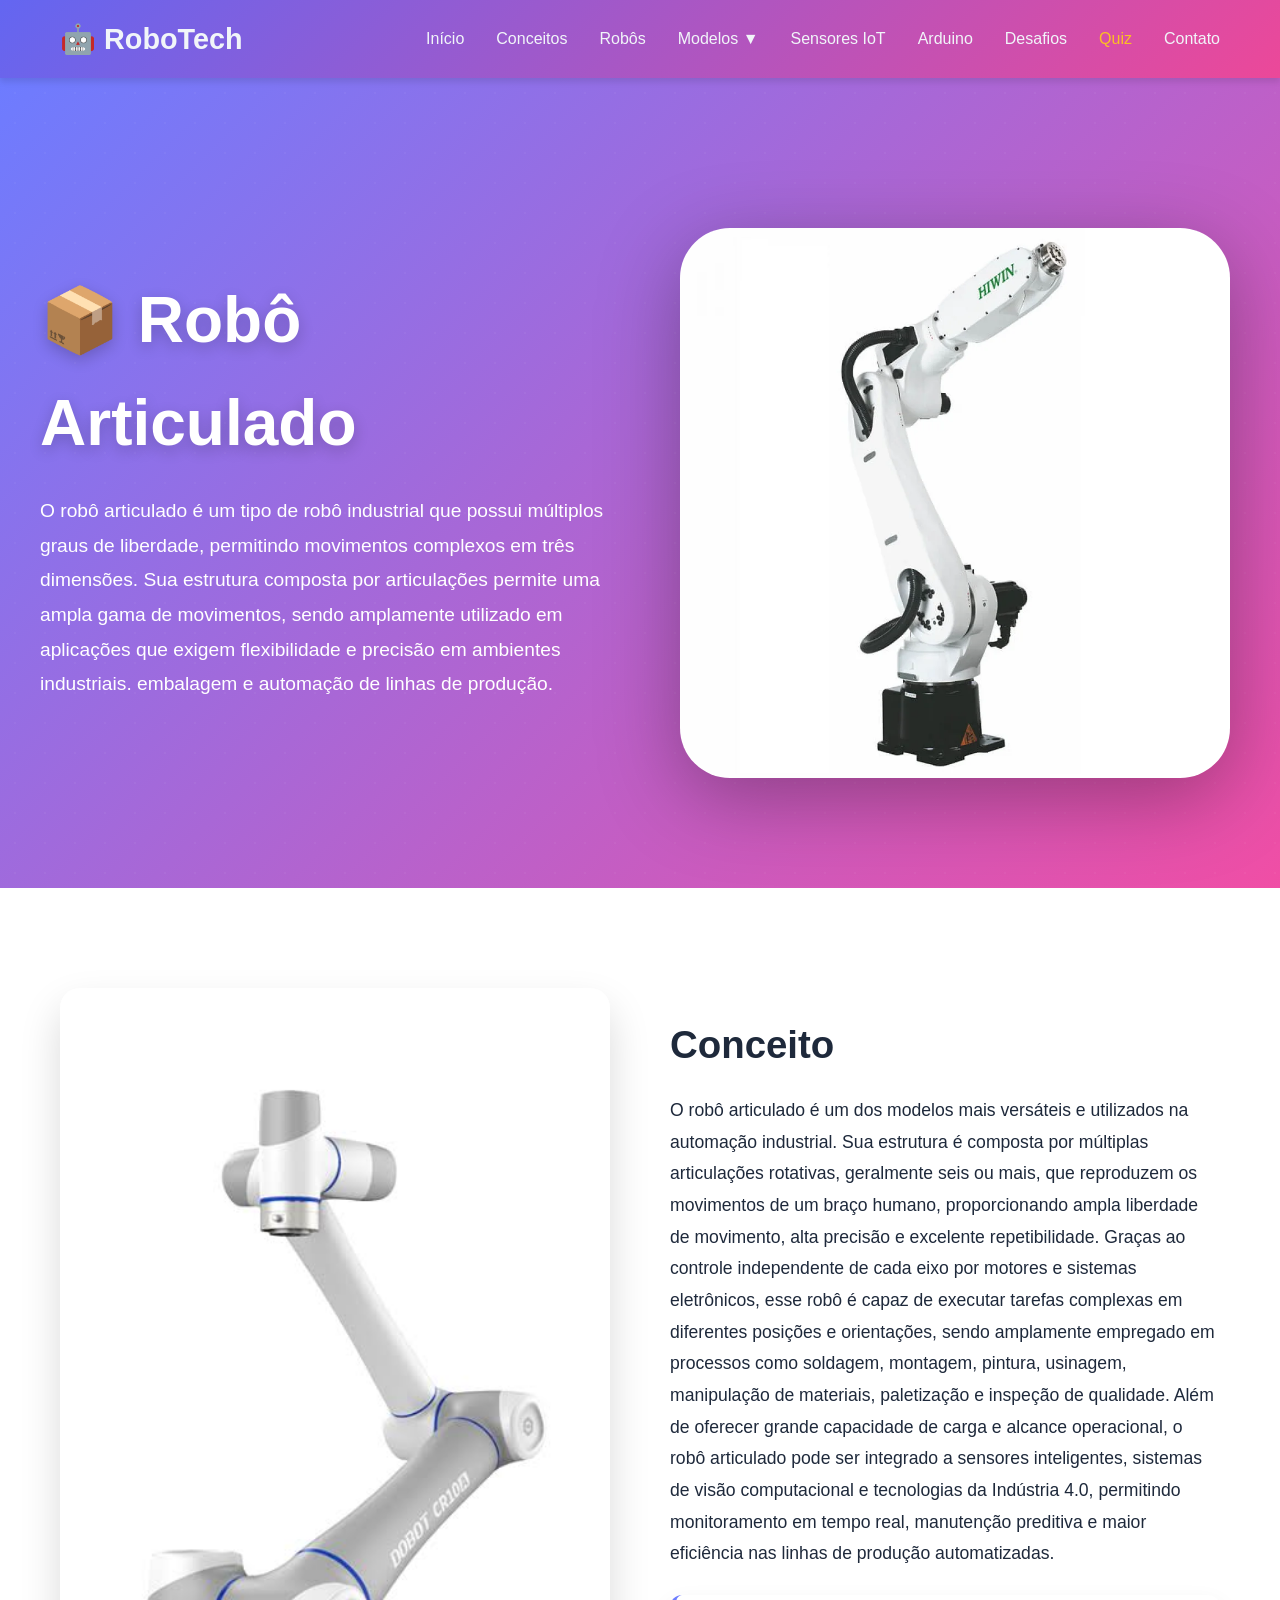
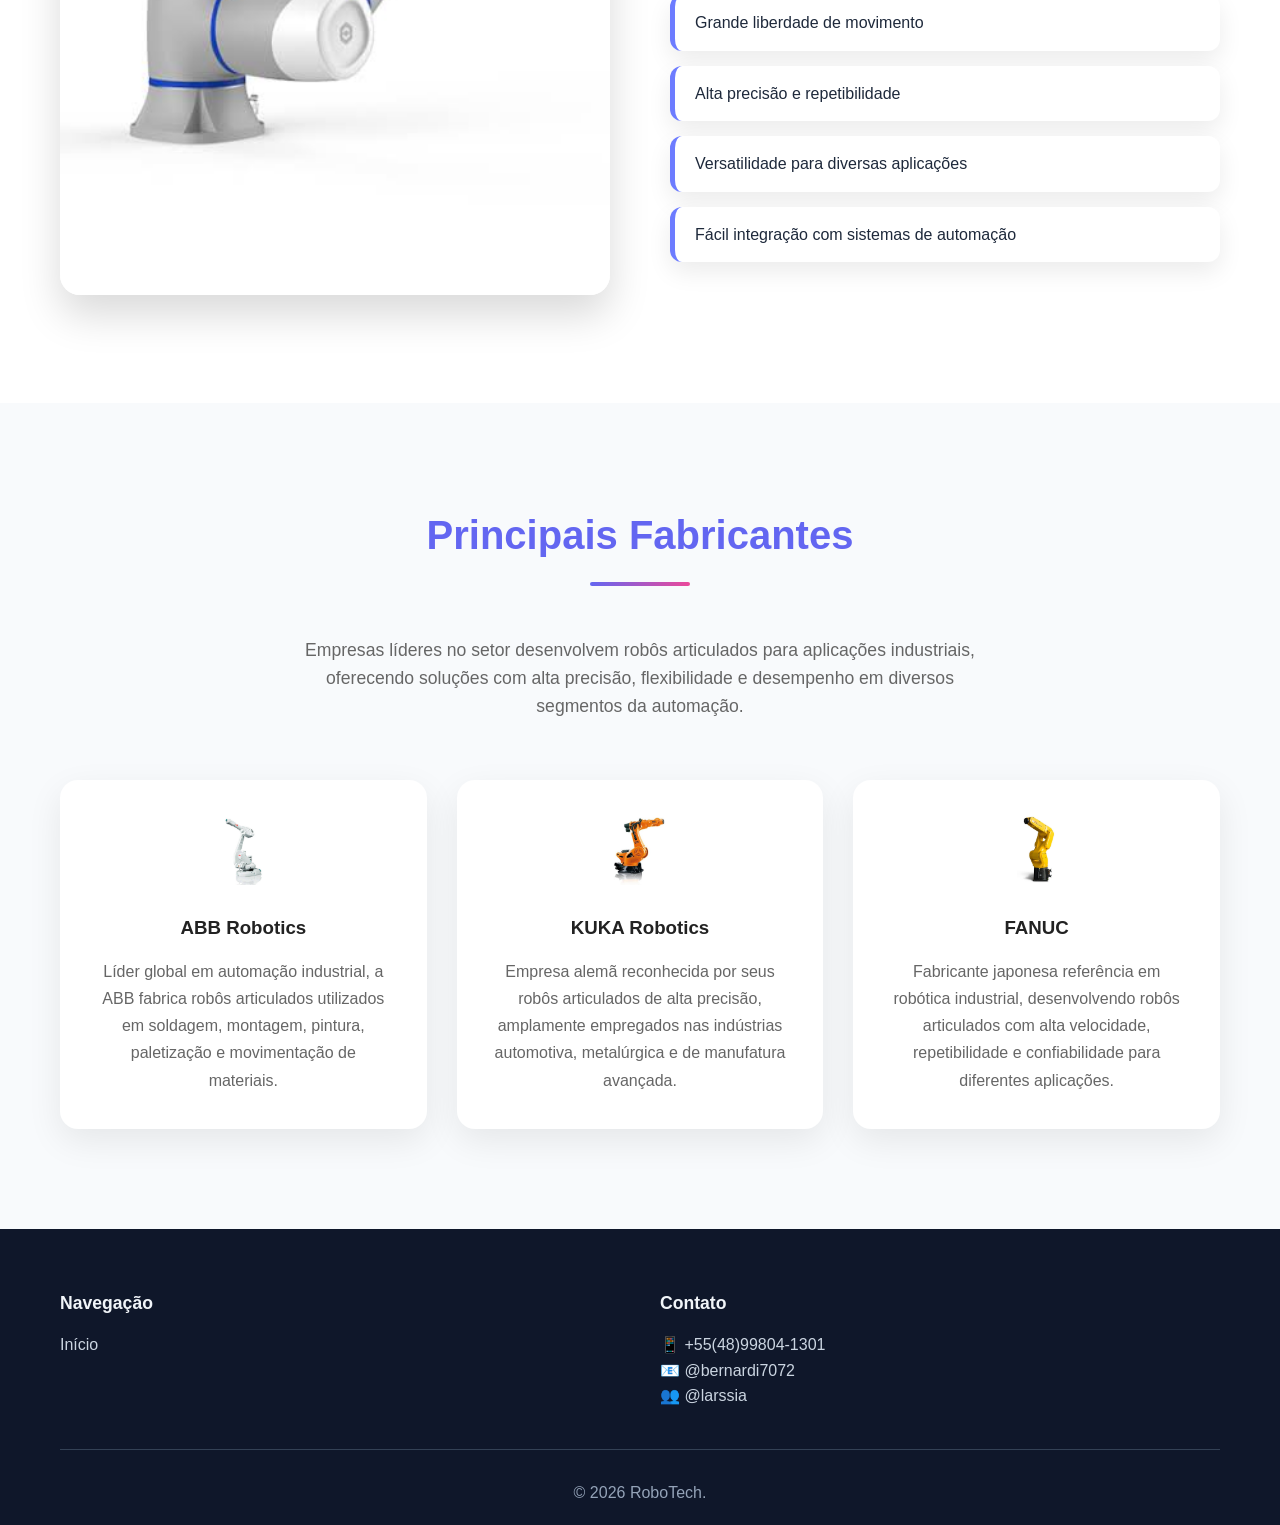
<file: html/articulado.html>
<!DOCTYPE html>
<html lang="pt-BR">

<head>
    <meta charset="UTF-8">
    <meta name="viewport" content="width=device-width, initial-scale=1.0">
    <link rel="shortcut icon" href="../assets/img/incons.png" type="image/x-icon">
    <link rel="stylesheet" href="../assets/css/articulado.css">
    <title>Robô Articulado - RoboTech</title>
</head>

<body>
    <!-- CABEÇALHO E MENU DE NAVEGAÇÃO -->
    <header>
        <nav class="navbar">
            <div class="container">
                <div class="logo">
                    <h1>🤖 RoboTech</h1>
                </div>
                <ul class="nav-menu">
                    <li><a href="../index.html">Início</a></li>
                    <li><a href="../index.html#conceitos">Conceitos</a></li>
                    <li><a href="../index.html#robo-list">Robôs</a></li>

                    <li class="dropdown">
                        <a href="#">Modelos ▼</a>

                        <div class="dropdown-content">
                            <a href="./cartesiano.html">Robô Cartesiano</a>
                            <a href="./scara.html">Robô SCARA</a>
                            <a href="./articulado.html">Robô Articulado</a>
                            <a href="./cilindrico.html">Robô Cilíndrico</a>
                            <a href="./delta.html">Robô Delta</a>
                            <a href="./polar.html">Robô Polar</a>
                            <a href="./colaborativo.html">Robô Colaborativo</a>
                        </div>
                    </li>

                    <li><a href="./sensores.html">Sensores IoT</a></li>
                    <li><a href="./arduino.html">Arduino</a></li>
                    <li><a href="./desafios.html">Desafios</a></li>
                    <li><a href="./quiz.html" class="active">Quiz</a></li>
                    <li><a href="../index.html#contato">Contato</a></li>
                </ul>
                <div class="hamburger" id="hamburger">
                    <span></span>
                    <span></span>
                    <span></span>
                </div>
            </div>
        </nav>
    </header>

    <section class="robot-hero">

        <div class="hero-background"></div>

        <div class="container robot-hero-content">

            <div class="robot-info">

                <h1>📦 Robô Articulado</h1>

                <p>
                    O robô articulado é um tipo de robô industrial que possui múltiplos graus de liberdade,
                    permitindo movimentos complexos em três dimensões. Sua estrutura composta por articulações
                    permite uma ampla gama de movimentos, sendo amplamente utilizado em aplicações que exigem
                    flexibilidade e precisão em ambientes industriais.
                    embalagem e automação de linhas de produção.
                </p>

            </div>

            <div class="robot-image">

                <img src="../assets/img/articulado.png" alt="Robô SCARA">

            </div>

        </div>

    </section>

    <section class="content-section" id="conceito">

        <div class="container split">

            <div class="content-image">
                <img src="../assets/img/articulado2.png" alt="">
            </div>

            <div class="content-text">

                <h2>Conceito</h2>

                <p>

                    O robô articulado é um dos modelos mais versáteis e utilizados na automação industrial. Sua
                    estrutura é composta por múltiplas articulações rotativas, geralmente seis ou mais, que reproduzem
                    os movimentos de um braço humano, proporcionando ampla liberdade de movimento, alta precisão e
                    excelente repetibilidade. Graças ao controle independente de cada eixo por motores e sistemas
                    eletrônicos, esse robô é capaz de executar tarefas complexas em diferentes posições e orientações,
                    sendo amplamente empregado em processos como soldagem, montagem, pintura, usinagem, manipulação de
                    materiais, paletização e inspeção de qualidade. Além de oferecer grande capacidade de carga e
                    alcance operacional, o robô articulado pode ser integrado a sensores inteligentes, sistemas de visão
                    computacional e tecnologias da Indústria 4.0, permitindo monitoramento em tempo real, manutenção
                    preditiva e maior eficiência nas linhas de produção automatizadas.
                </p>

                <ul class="check-list">
                    <li>Grande liberdade de movimento</li>
                    <li>Alta precisão e repetibilidade</li>
                    <li>Versatilidade para diversas aplicações</li>
                    <li>Fácil integração com sistemas de automação</li>
                </ul>

            </div>

        </div>
    </section>
    <section class="fabricantes">

        <div class="container">

            <h2 class="section-title">Principais Fabricantes</h2>

            <p class="section-subtitle">
                Empresas líderes no setor desenvolvem robôs articulados para aplicações
                industriais, oferecendo soluções com alta precisão, flexibilidade e
                desempenho em diversos segmentos da automação.
            </p>

            <div class="fabricantes-grid">

                <!-- ABB -->
                <div class="fabricante-card">
                    <img src="../assets/img/articulado_abb.png" alt="ABB">

                    <h3>ABB Robotics</h3>

                    <p>
                        Líder global em automação industrial, a ABB fabrica robôs
                        articulados utilizados em soldagem, montagem, pintura,
                        paletização e movimentação de materiais.
                    </p>
                </div>

                <!-- KUKA -->
                <div class="fabricante-card">
                    <img src="../assets/img/articulado_kuka.png" alt="KUKA">

                    <h3>KUKA Robotics</h3>

                    <p>
                        Empresa alemã reconhecida por seus robôs articulados de alta
                        precisão, amplamente empregados nas indústrias automotiva,
                        metalúrgica e de manufatura avançada.
                    </p>
                </div>

                <!-- FANUC -->
                <div class="fabricante-card">
                    <img src="../assets/img/articulado_fanuc.png" alt="FANUC">

                    <h3>FANUC</h3>

                    <p>
                        Fabricante japonesa referência em robótica industrial,
                        desenvolvendo robôs articulados com alta velocidade,
                        repetibilidade e confiabilidade para diferentes aplicações.
                    </p>
                </div>

            </div>

        </div>

    </section>

    <!-- RODAPÉ -->
    <footer id="contato">
        <div class="container">
            <div class="footer-content">
                <div class="footer-section">
                    <h4>Navegação</h4>
                    <ul>
                        <li><a href="../index.html">Início</a></li>
                    </ul>
                </div>
                <div class="footer-section">
                    <h4>Contato</h4>
                    <a href="https://wa.me/5548998041301" target="_blank">📱 +55(48)99804-1301</a><br>
                    <a href="https://www.instagram.com/bernardi7072/">📧 @bernardi7072</a><br>
                    <a href="https://github.com/larssia">👥 @larssia</a>
                </div>
            </div>
            <div class="footer-bottom">
                <p>&copy; 2026 RoboTech.</p>
            </div>
        </div>
    </footer>
    <script src="../assets/js/main.js"></script>
</body>

</html>
</file>
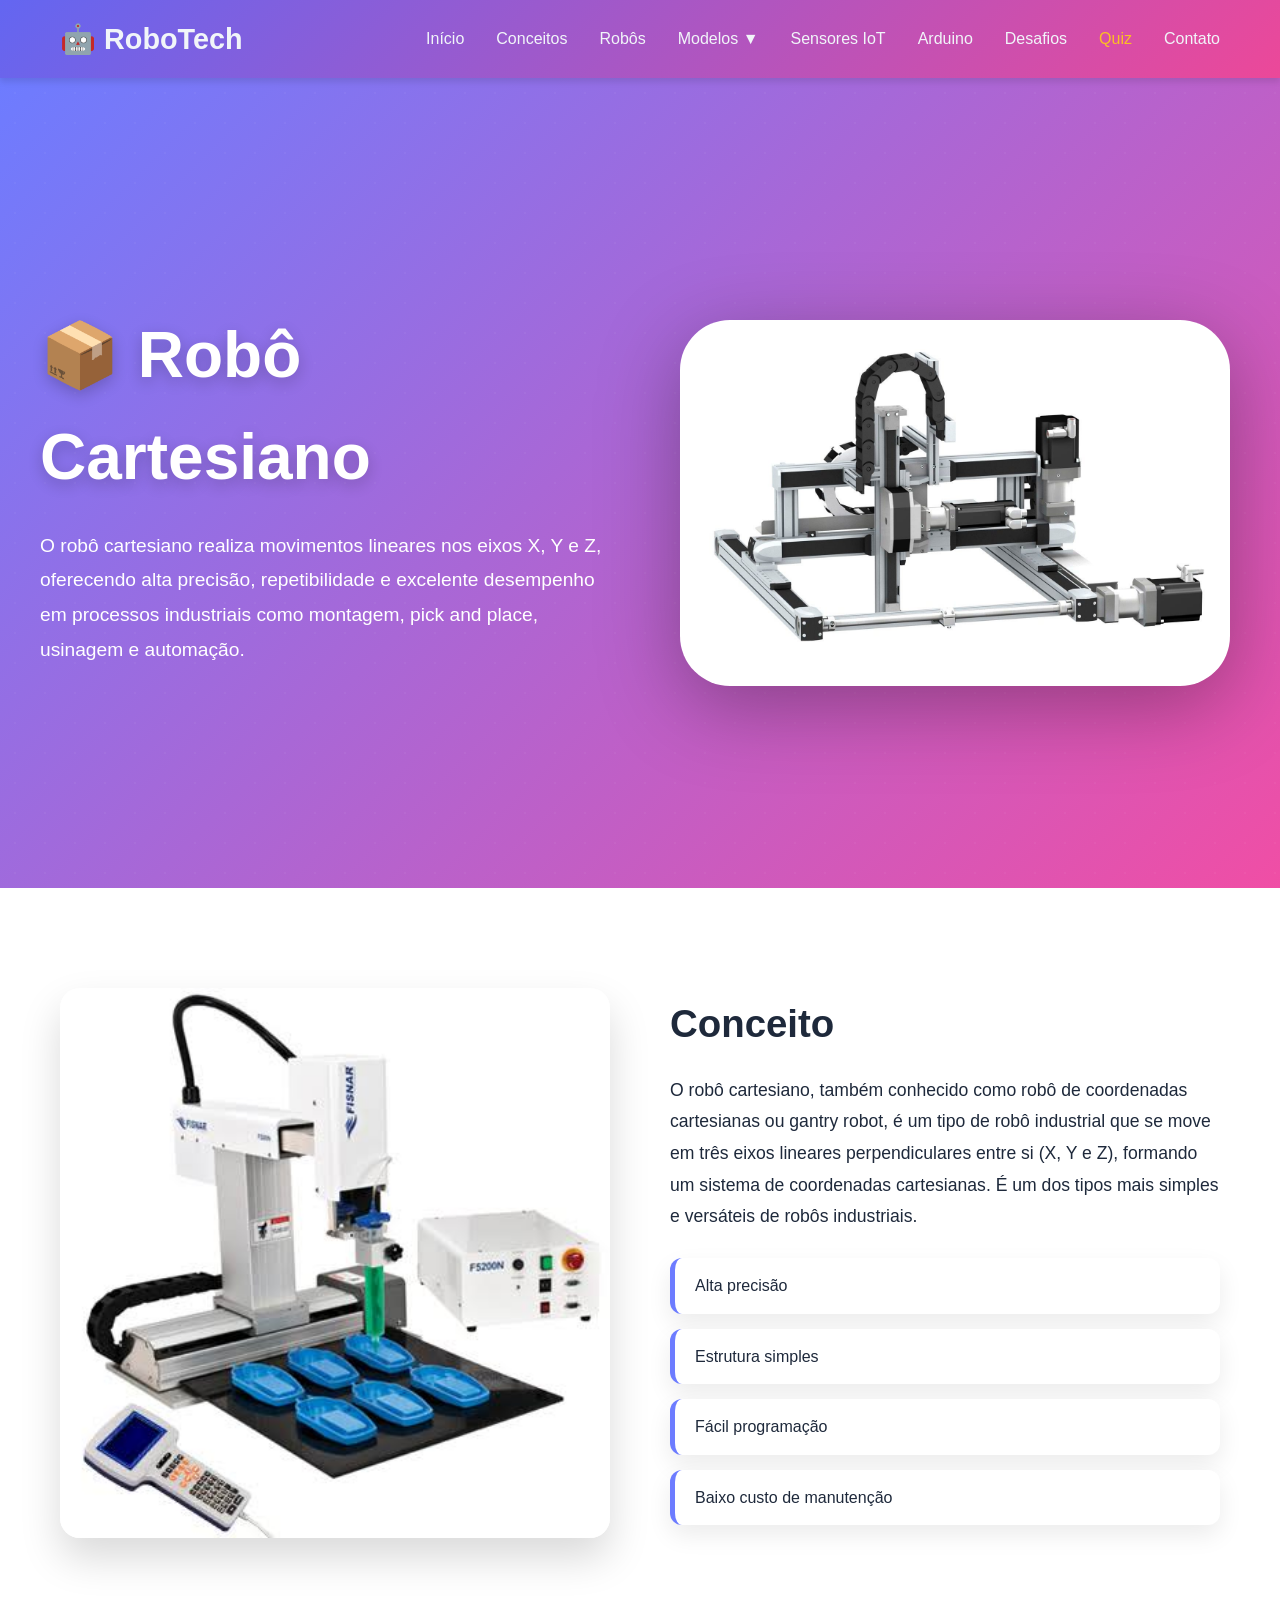
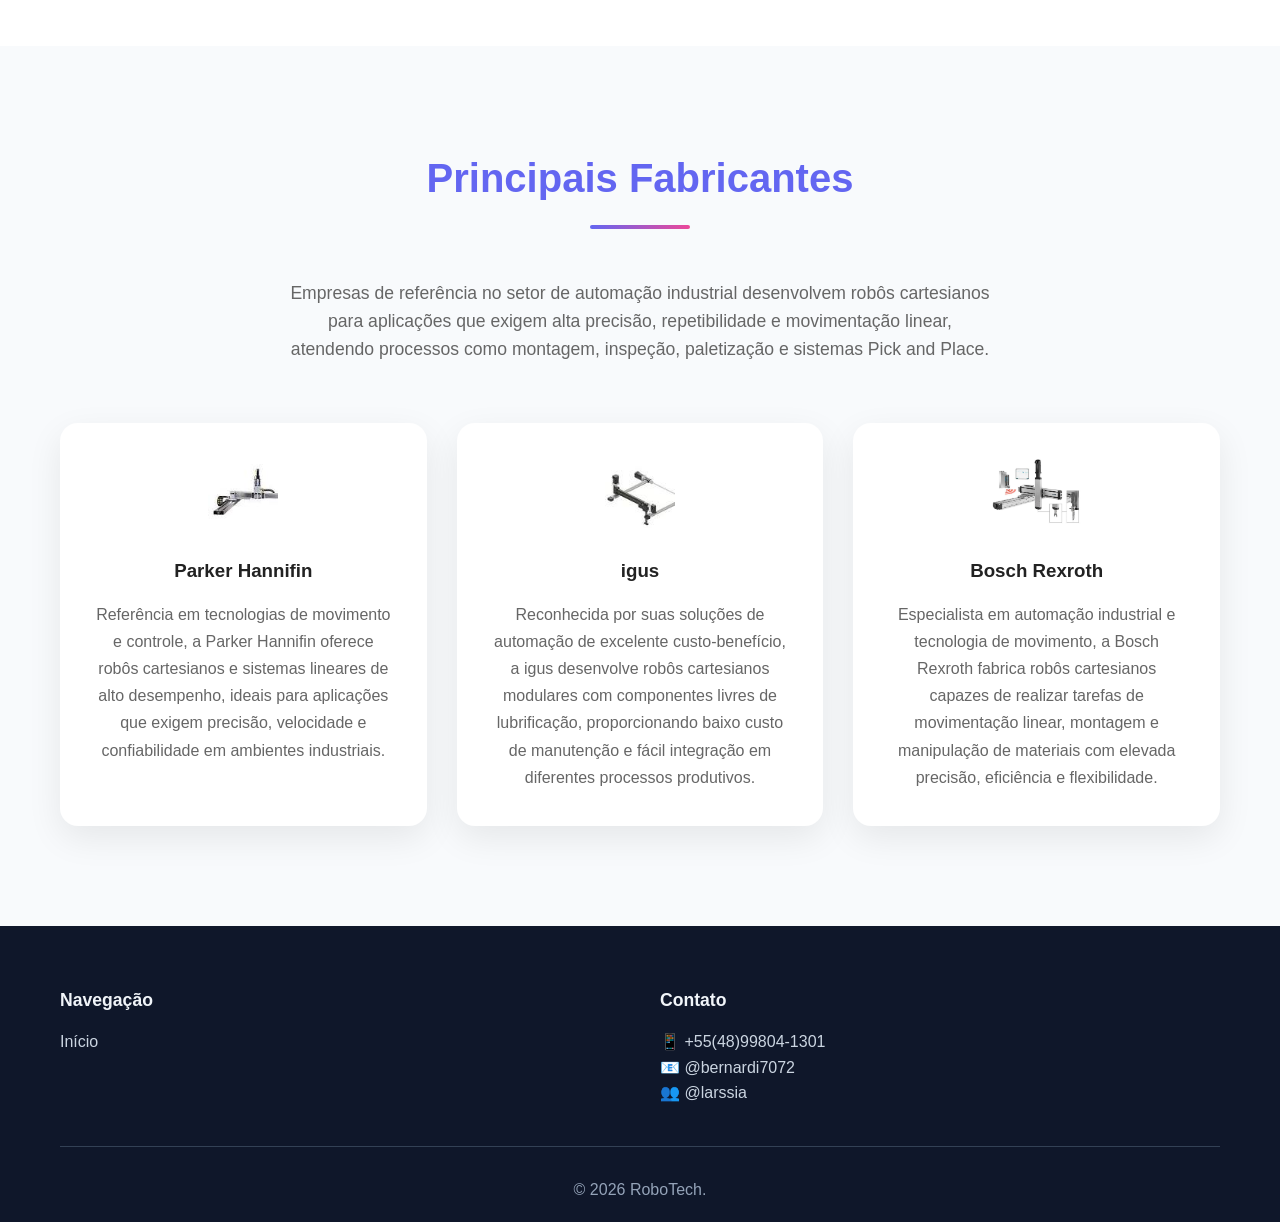
<file: html/cartesiano.html>
<!DOCTYPE html>
<html lang="pt-BR">

<head>
    <meta charset="UTF-8">
    <meta name="viewport" content="width=device-width, initial-scale=1.0">
    <link rel="shortcut icon" href="../assets/img/incons.png" type="image/x-icon">
    <link rel="stylesheet" href="../assets/css/cartesiano.css">
    <title>Robô Cartesiano - RoboTech</title>
</head>

<body>
    <!-- CABEÇALHO E MENU DE NAVEGAÇÃO -->
    <header>
        <nav class="navbar">
            <div class="container">
                <div class="logo">
                    <h1>🤖 RoboTech</h1>
                </div>
                <ul class="nav-menu">
                    <li><a href="../index.html">Início</a></li>
                    <li><a href="../index.html#conceitos">Conceitos</a></li>
                    <li><a href="../index.html#robo-list">Robôs</a></li>

                    <li class="dropdown">
                        <a href="#">Modelos ▼</a>

                        <div class="dropdown-content">
                            <a href="./cartesiano.html">Robô Cartesiano</a>
                            <a href="./scara.html">Robô SCARA</a>
                            <a href="./articulado.html">Robô Articulado</a>
                            <a href="./cilindrico.html">Robô Cilíndrico</a>
                            <a href="./delta.html">Robô Delta</a>
                            <a href="./polar.html">Robô Polar</a>
                            <a href="./colaborativo.html">Robô Colaborativo</a>
                        </div>
                    </li>

                    <li><a href="./sensores.html">Sensores IoT</a></li>
                    <li><a href="./arduino.html">Arduino</a></li>
                    <li><a href="./desafios.html">Desafios</a></li>
                    <li><a href="./quiz.html" class="active">Quiz</a></li>
                    <li><a href="../index.html#contato">Contato</a></li>
                </ul>
                <div class="hamburger" id="hamburger">
                    <span></span>
                    <span></span>
                    <span></span>
                </div>
            </div>
        </nav>
    </header>

    <section class="robot-hero">

        <div class="hero-background"></div>

        <div class="container robot-hero-content">

            <div class="robot-info">

                <h1>📦 Robô Cartesiano</h1>

                <p>
                    O robô cartesiano realiza movimentos lineares nos eixos
                    X, Y e Z, oferecendo alta precisão, repetibilidade e
                    excelente desempenho em processos industriais como
                    montagem, pick and place, usinagem e automação.
                </p>

            </div>

            <div class="robot-image">

                <img src="../assets/img/cartesiano.jpg" alt="Robô Cartesiano">

            </div>

        </div>

    </section>

    <section class="content-section" id="conceito">

        <div class="container split">

            <div class="content-image">
                <img src="../assets/img/cartesiano2.png" alt="">
            </div>

            <div class="content-text">

                <h2>Conceito</h2>

                <p>
                    O robô cartesiano, também conhecido como robô de coordenadas cartesianas ou gantry robot,
                    é um tipo de robô industrial que se move em três eixos lineares perpendiculares entre si (X, Y e Z),
                    formando um sistema de coordenadas cartesianas. É um dos tipos mais simples e versáteis de robôs
                    industriais.
                </p>

                <ul class="check-list">
                    <li>Alta precisão</li>
                    <li>Estrutura simples</li>
                    <li>Fácil programação</li>
                    <li>Baixo custo de manutenção</li>
                </ul>

            </div>

        </div>

    </section>
    <section class="fabricantes">

        <div class="container">

            <h2 class="section-title">Principais Fabricantes</h2>

            <p class="section-subtitle">
                Empresas de referência no setor de automação industrial desenvolvem robôs
                cartesianos para aplicações que exigem alta precisão, repetibilidade e
                movimentação linear, atendendo processos como montagem, inspeção,
                paletização e sistemas Pick and Place.
            </p>

            <div class="fabricantes-grid">

                <!-- Parker Hannifin -->
                <div class="fabricante-card">
                    <img src="../assets/img/cartesiano_parker.png" alt="Parker Hannifin">

                    <h3>Parker Hannifin</h3>

                    <p>
                        Referência em tecnologias de movimento e controle, a Parker Hannifin
                        oferece robôs cartesianos e sistemas lineares de alto desempenho,
                        ideais para aplicações que exigem precisão, velocidade e confiabilidade
                        em ambientes industriais.
                    </p>
                </div>

                <!-- igus -->
                <div class="fabricante-card">
                    <img src="../assets/img/cartesiano_igus.png" alt="igus">

                    <h3>igus</h3>

                    <p>
                        Reconhecida por suas soluções de automação de excelente custo-benefício,
                        a igus desenvolve robôs cartesianos modulares com componentes livres de
                        lubrificação, proporcionando baixo custo de manutenção e fácil integração
                        em diferentes processos produtivos.
                    </p>
                </div>

                <!-- Bosch Rexroth -->
                <div class="fabricante-card">
                    <img src="../assets/img/cartesiano_bosch.png" alt="Bosch Rexroth">

                    <h3>Bosch Rexroth</h3>

                    <p>
                        Especialista em automação industrial e tecnologia de movimento, a Bosch
                        Rexroth fabrica robôs cartesianos capazes de realizar tarefas de
                        movimentação linear, montagem e manipulação de materiais com elevada
                        precisão, eficiência e flexibilidade.
                    </p>
                </div>

            </div>

        </div>

    </section>

    <!-- RODAPÉ -->
    <footer id="contato">
        <div class="container">
            <div class="footer-content">
                <div class="footer-section">
                    <h4>Navegação</h4>
                    <ul>
                        <li><a href="../index.html">Início</a></li>
                    </ul>
                </div>
                <div class="footer-section">
                    <h4>Contato</h4>
                    <a href="https://wa.me/5548998041301" target="_blank">📱 +55(48)99804-1301</a><br>
                    <a href="https://www.instagram.com/bernardi7072/">📧 @bernardi7072</a><br>
                    <a href="https://github.com/larssia">👥 @larssia</a>
                </div>
            </div>
            <div class="footer-bottom">
                <p>&copy; 2026 RoboTech.</p>
            </div>
        </div>
    </footer>
    <script src="../assets/js/main.js"></script>
</body>

</html>
</file>
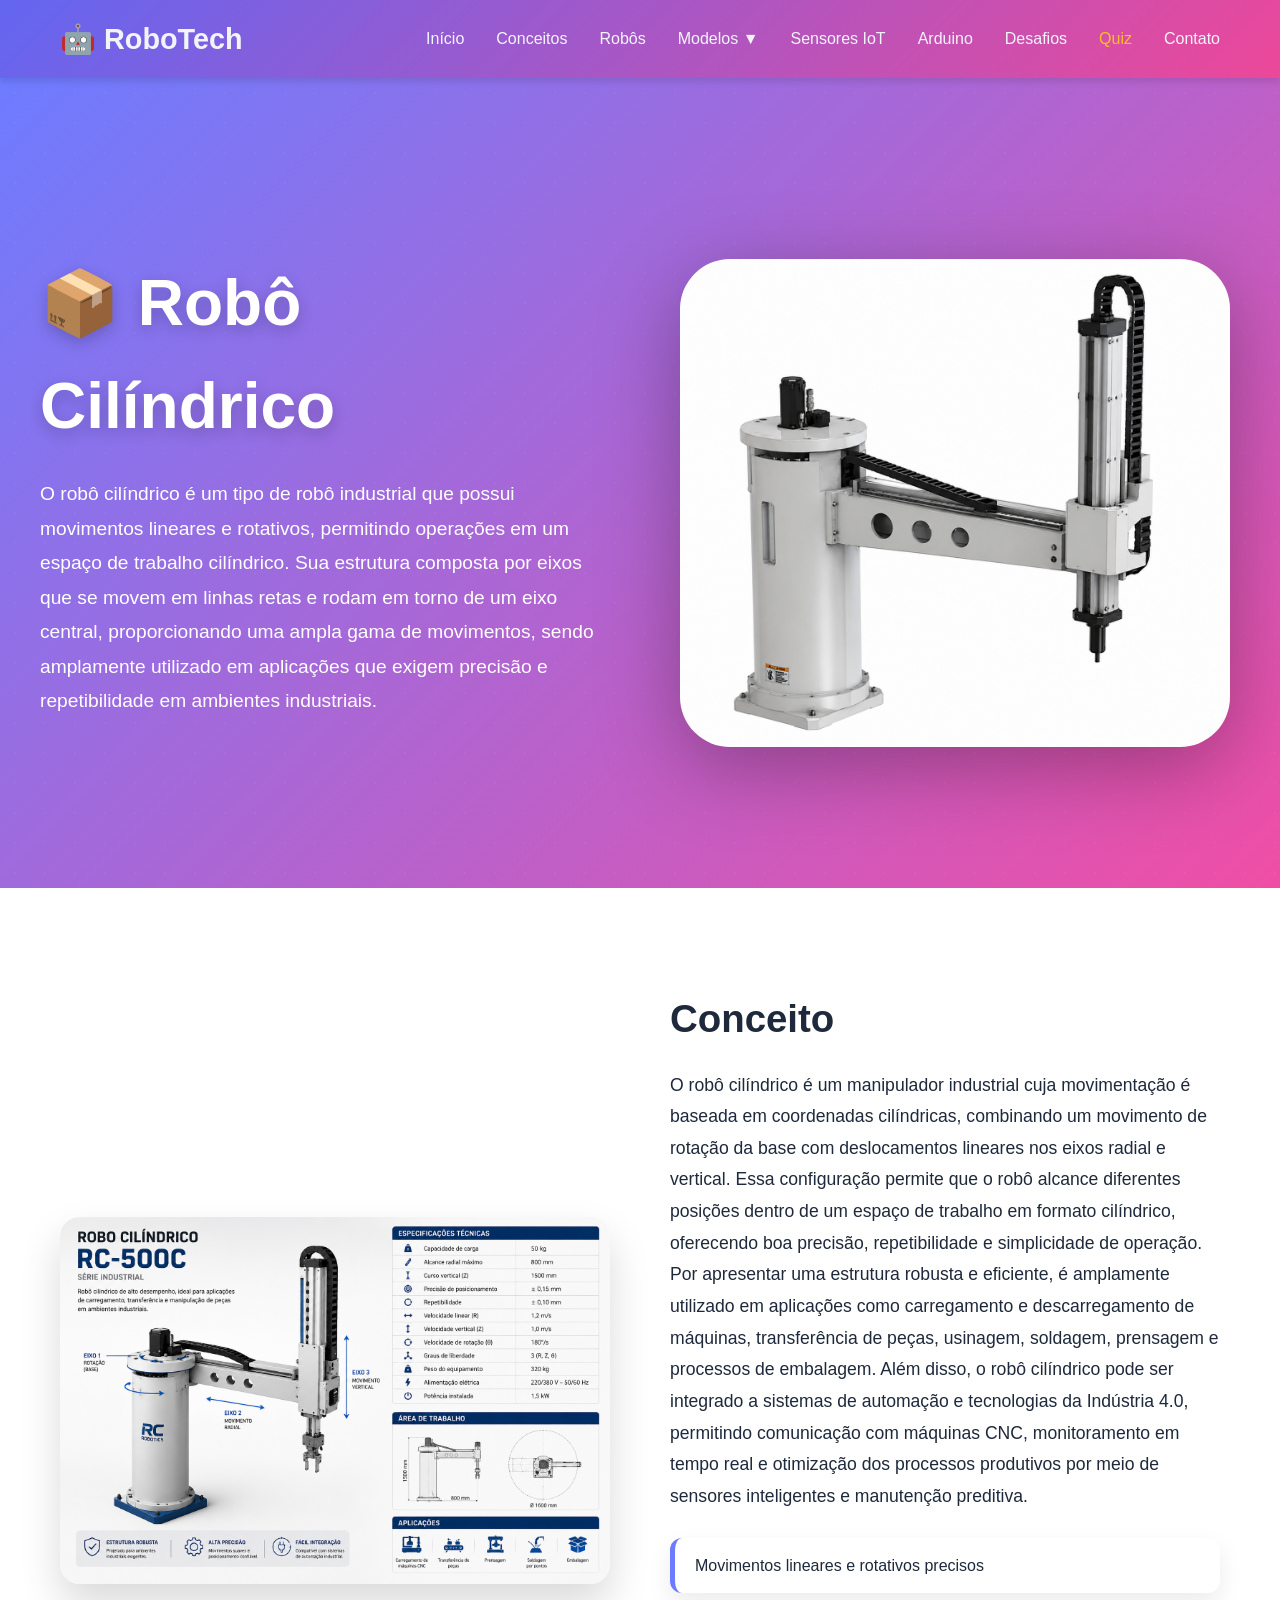
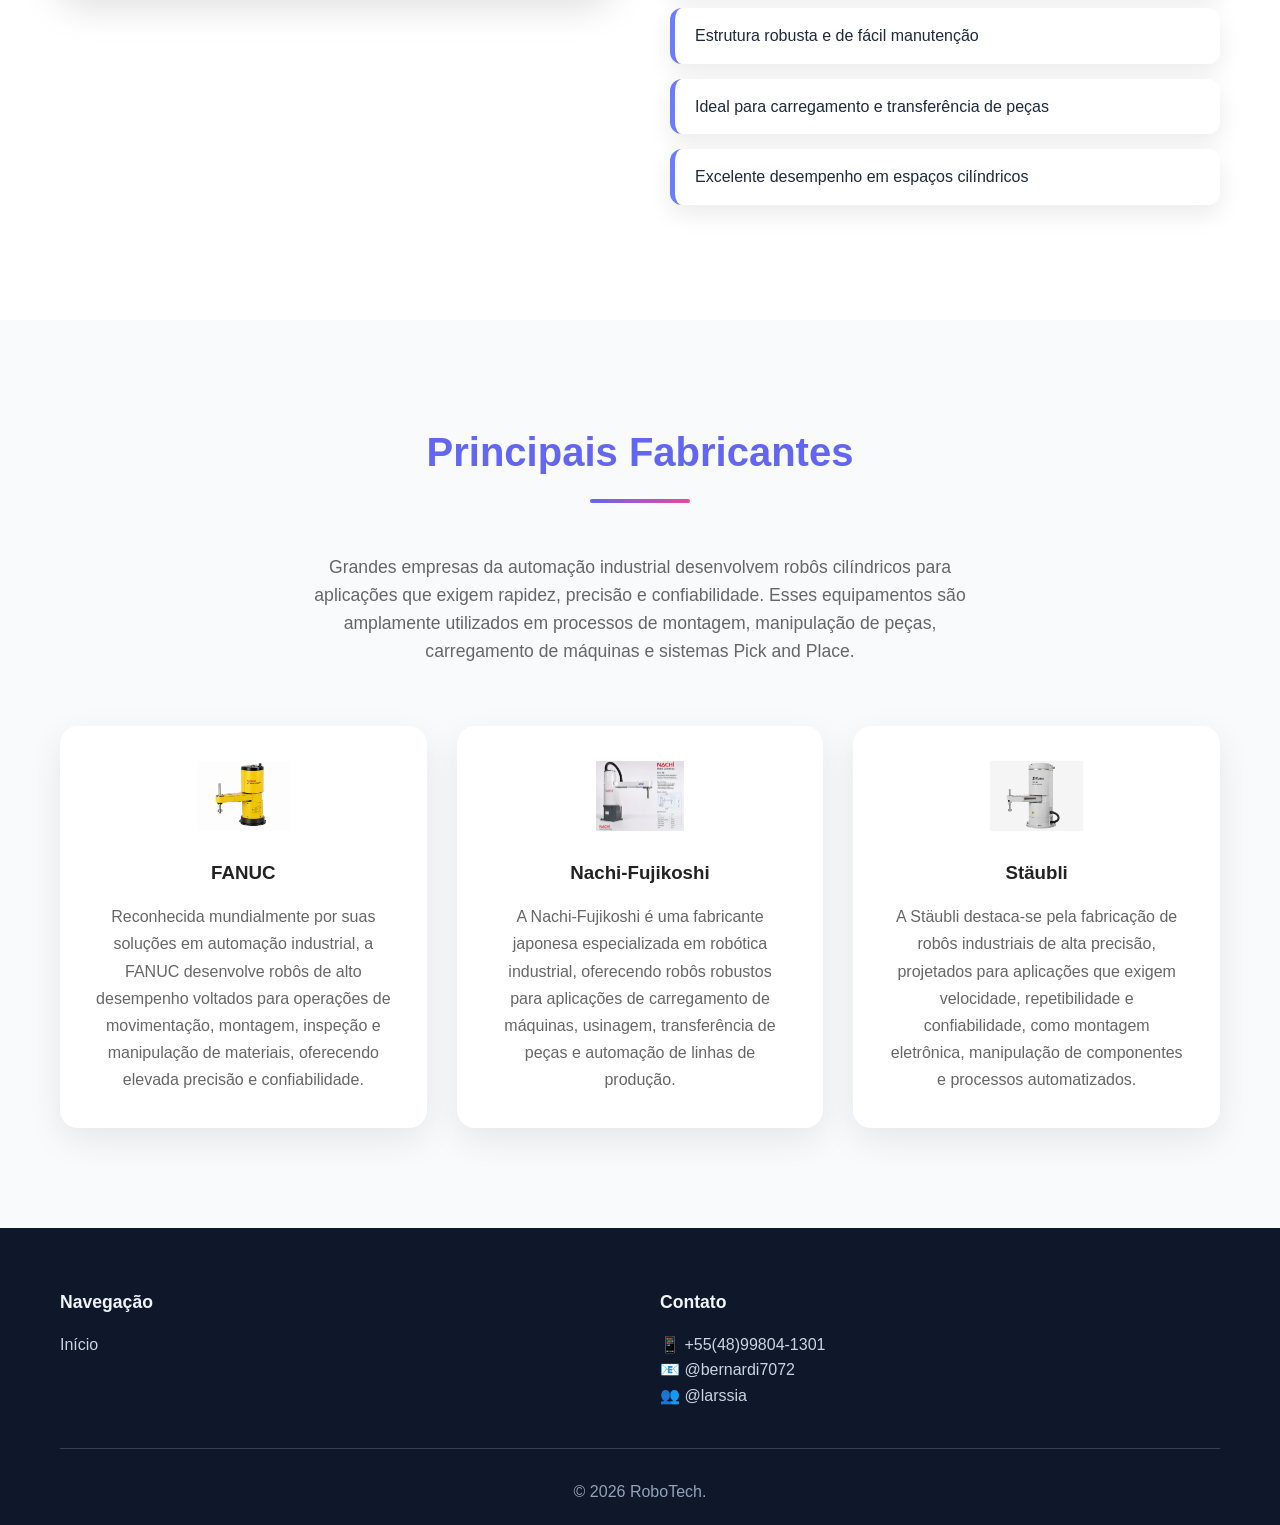
<file: html/cilindrico.html>
<!DOCTYPE html>
<html lang="pt-BR">

<head>
    <meta charset="UTF-8">
    <meta name="viewport" content="width=device-width, initial-scale=1.0">
    <link rel="shortcut icon" href="../assets/img/incons.png" type="image/x-icon">
    <link rel="stylesheet" href="../assets/css/cilindro.css">
    <title>Robô Cilíndrico - RoboTech</title>
</head>

<body>
    <!-- CABEÇALHO E MENU DE NAVEGAÇÃO -->
    <header>
        <nav class="navbar">
            <div class="container">
                <div class="logo">
                    <h1>🤖 RoboTech</h1>
                </div>
                <ul class="nav-menu">
                    <li><a href="../index.html">Início</a></li>
                    <li><a href="../index.html#conceitos">Conceitos</a></li>
                    <li><a href="../index.html#robo-list">Robôs</a></li>

                    <li class="dropdown">
                        <a href="#">Modelos ▼</a>

                        <div class="dropdown-content">
                            <a href="./cartesiano.html">Robô Cartesiano</a>
                            <a href="./scara.html">Robô SCARA</a>
                            <a href="./articulado.html">Robô Articulado</a>
                            <a href="./cilindrico.html">Robô Cilíndrico</a>
                            <a href="./delta.html">Robô Delta</a>
                            <a href="./polar.html">Robô Polar</a>
                            <a href="./colaborativo.html">Robô Colaborativo</a>
                        </div>
                    </li>

                    <li><a href="./sensores.html">Sensores IoT</a></li>
                    <li><a href="./arduino.html">Arduino</a></li>
                    <li><a href="./desafios.html">Desafios</a></li>
                    <li><a href="./quiz.html" class="active">Quiz</a></li>
                    <li><a href="../index.html#contato">Contato</a></li>
                </ul>
                <div class="hamburger" id="hamburger">
                    <span></span>
                    <span></span>
                    <span></span>
                </div>
            </div>
        </nav>
    </header>

    <section class="robot-hero">

        <div class="hero-background"></div>

        <div class="container robot-hero-content">

            <div class="robot-info">

                <h1>📦 Robô Cilíndrico</h1>

                <p>
                    O robô cilíndrico é um tipo de robô industrial que possui movimentos lineares e rotativos,
                    permitindo operações em um espaço de trabalho cilíndrico. Sua estrutura composta por eixos
                    que se movem em linhas retas e rodam em torno de um eixo central, proporcionando uma ampla
                    gama de movimentos, sendo amplamente utilizado em aplicações que exigem precisão e repetibilidade
                    em ambientes industriais.
                </p>

            </div>

            <div class="robot-image">

                <img src="../assets/img/cilindro.png" alt="Robô Cilíndrico">

            </div>

        </div>

    </section>

    <section class="content-section" id="conceito">

        <div class="container split">

            <div class="content-image">
                <img src="../assets/img/cilindrico2.png" alt="">
            </div>

            <div class="content-text">

                <h2>Conceito</h2>

                <p>
                    O robô cilíndrico é um manipulador industrial cuja movimentação é baseada em coordenadas
                    cilíndricas, combinando um movimento de rotação da base com deslocamentos lineares nos eixos radial
                    e vertical. Essa configuração permite que o robô alcance diferentes posições dentro de um espaço de
                    trabalho em formato cilíndrico, oferecendo boa precisão, repetibilidade e simplicidade de operação.
                    Por apresentar uma estrutura robusta e eficiente, é amplamente utilizado em aplicações como
                    carregamento e descarregamento de máquinas, transferência de peças, usinagem, soldagem, prensagem e
                    processos de embalagem. Além disso, o robô cilíndrico pode ser integrado a sistemas de automação e
                    tecnologias da Indústria 4.0, permitindo comunicação com máquinas CNC, monitoramento em tempo real e
                    otimização dos processos produtivos por meio de sensores inteligentes e manutenção preditiva.
                </p>

                <ul class="check-list">
                    <li>Movimentos lineares e rotativos precisos</li>
                    <li>Estrutura robusta e de fácil manutenção</li>
                    <li>Ideal para carregamento e transferência de peças</li>
                    <li>Excelente desempenho em espaços cilíndricos</li>
                </ul>

            </div>

        </div>
    </section>
    <section class="fabricantes">

        <div class="container">

            <h2 class="section-title">Principais Fabricantes</h2>

            <p class="section-subtitle">
                Grandes empresas da automação industrial desenvolvem robôs cilíndricos para
                aplicações que exigem rapidez, precisão e confiabilidade. Esses equipamentos
                são amplamente utilizados em processos de montagem, manipulação de peças,
                carregamento de máquinas e sistemas Pick and Place.
            </p>

            <div class="fabricantes-grid">

                <!-- FANUC -->
                <div class="fabricante-card">
                    <img src="../assets/img/cilindrico_fanuc.png" alt="FANUC">

                    <h3>FANUC</h3>

                    <p>
                        Reconhecida mundialmente por suas soluções em automação industrial,
                        a FANUC desenvolve robôs de alto desempenho voltados para operações
                        de movimentação, montagem, inspeção e manipulação de materiais,
                        oferecendo elevada precisão e confiabilidade.
                    </p>
                </div>

                <!-- Nachi -->
                <div class="fabricante-card">
                    <img src="../assets/img/cilindrico_nachi.png" alt="Nachi-Fujikoshi">

                    <h3>Nachi-Fujikoshi</h3>

                    <p>
                        A Nachi-Fujikoshi é uma fabricante japonesa especializada em robótica
                        industrial, oferecendo robôs robustos para aplicações de carregamento
                        de máquinas, usinagem, transferência de peças e automação de linhas
                        de produção.
                    </p>
                </div>

                <!-- Stäubli -->
                <div class="fabricante-card">
                    <img src="../assets/img/cilindrico_staubli.png" alt="Stäubli">

                    <h3>Stäubli</h3>

                    <p>
                        A Stäubli destaca-se pela fabricação de robôs industriais de alta
                        precisão, projetados para aplicações que exigem velocidade,
                        repetibilidade e confiabilidade, como montagem eletrônica,
                        manipulação de componentes e processos automatizados.
                    </p>
                </div>

            </div>

        </div>

    </section>

    <!-- RODAPÉ -->
    <footer id="contato">
        <div class="container">
            <div class="footer-content">
                <div class="footer-section">
                    <h4>Navegação</h4>
                    <ul>
                        <li><a href="../index.html">Início</a></li>
                    </ul>
                </div>
                <div class="footer-section">
                    <h4>Contato</h4>
                    <a href="https://wa.me/5548998041301" target="_blank">📱 +55(48)99804-1301</a><br>
                    <a href="https://www.instagram.com/bernardi7072/">📧 @bernardi7072</a><br>
                    <a href="https://github.com/larssia">👥 @larssia</a>
                </div>
            </div>
            <div class="footer-bottom">
                <p>&copy; 2026 RoboTech.</p>
            </div>
        </div>
    </footer>
    <script src="../assets/js/main.js"></script>
</body>

</html>
</file>
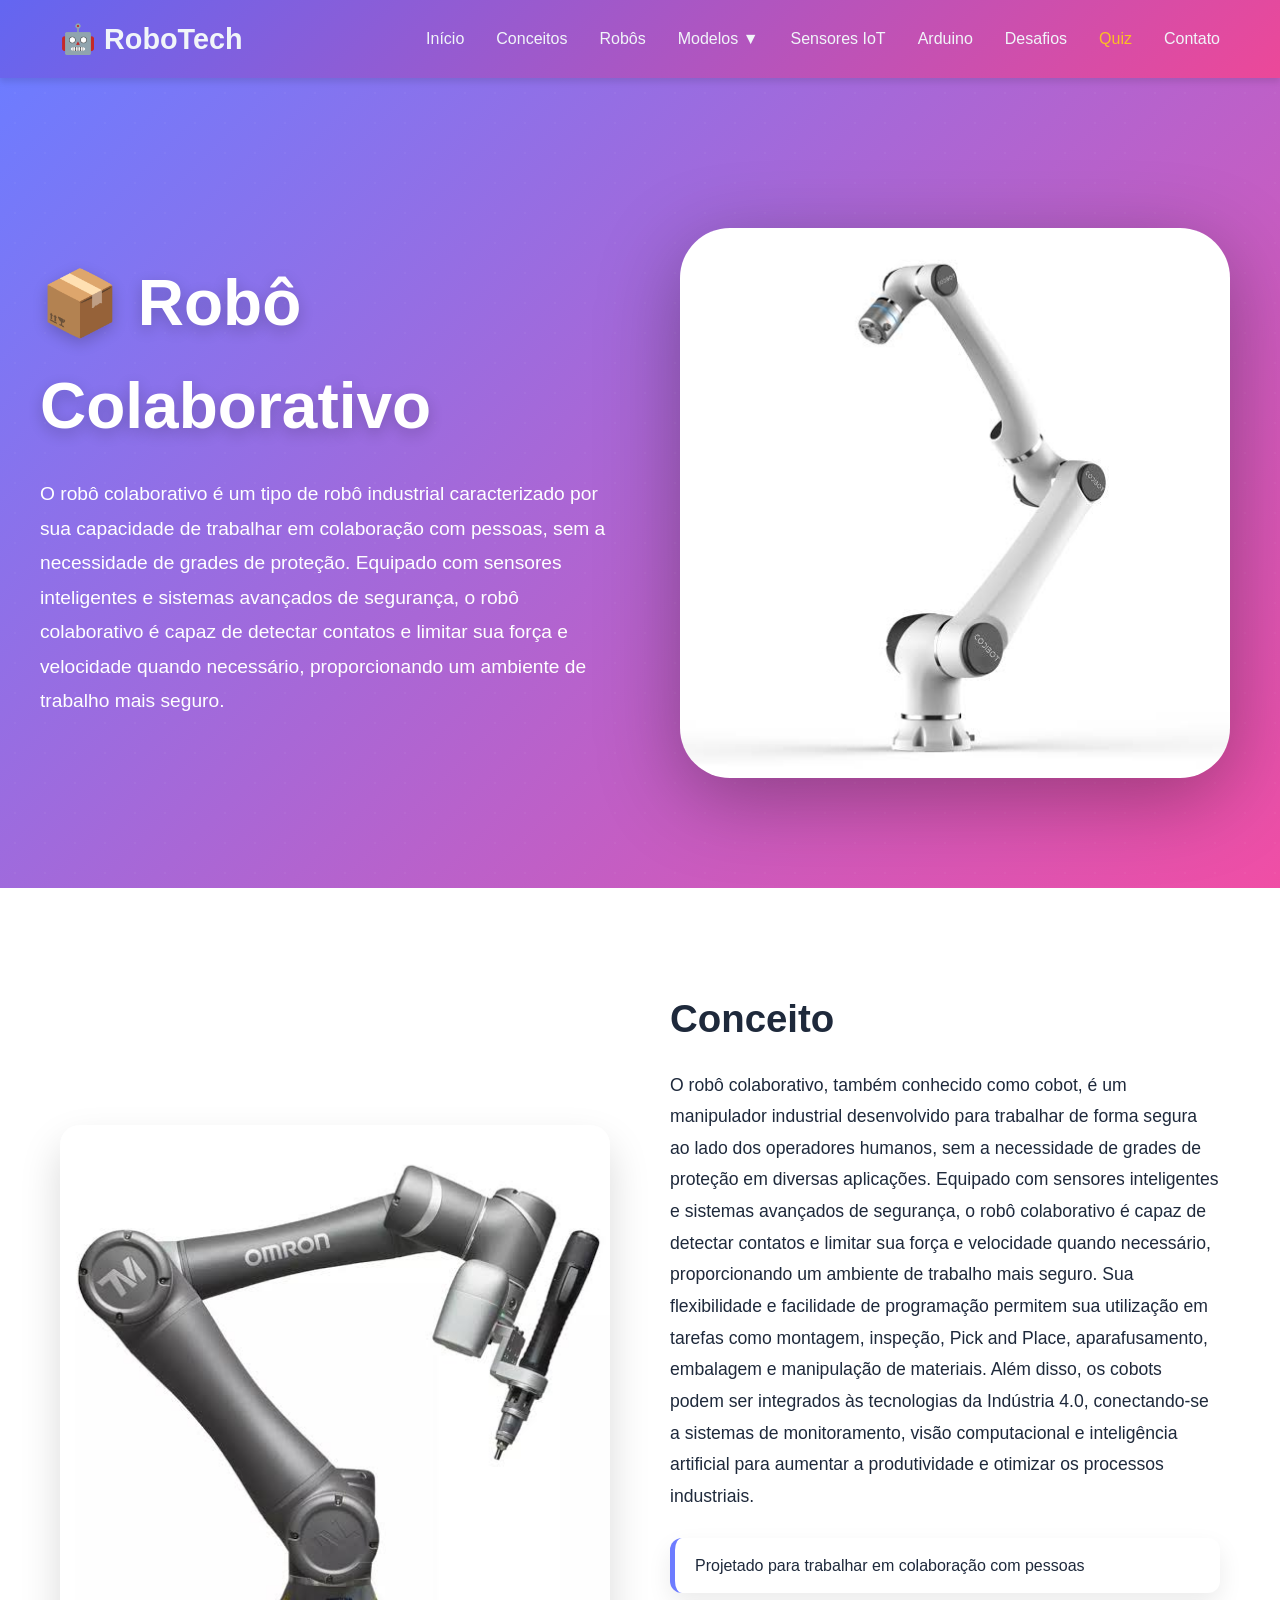
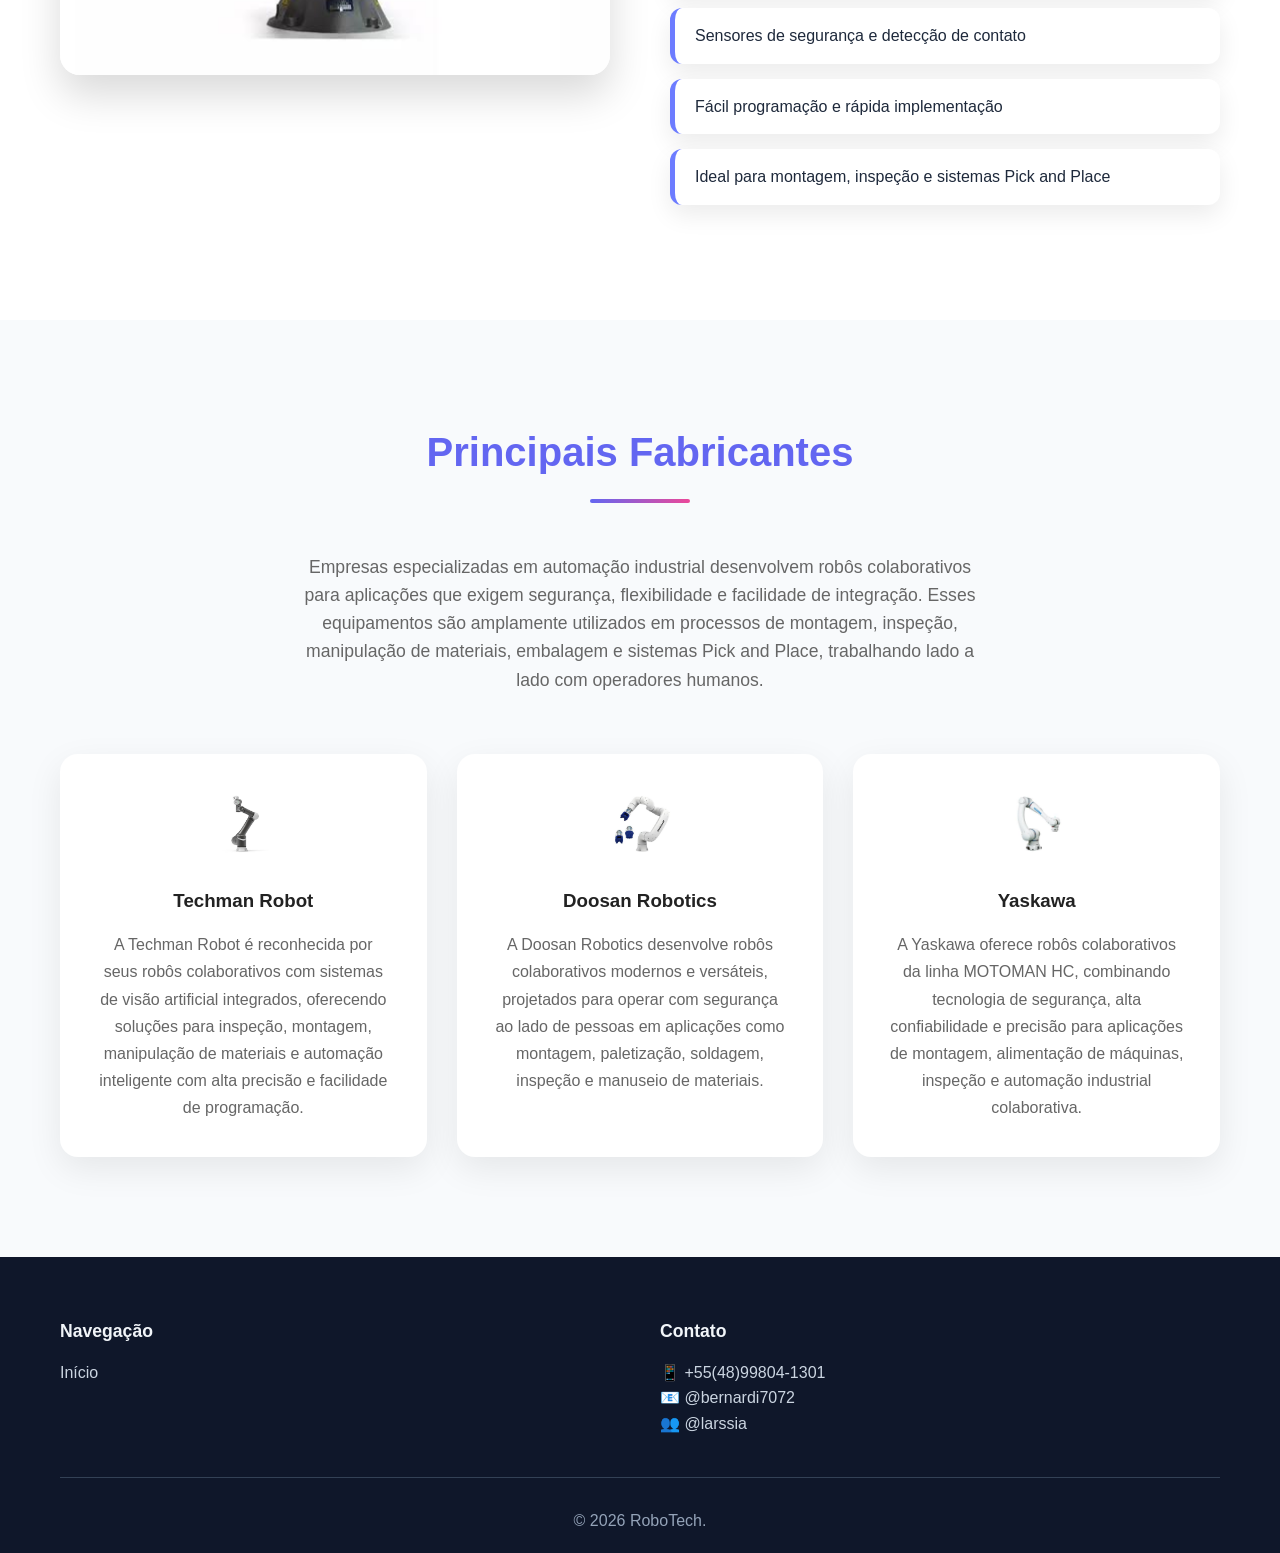
<file: html/colaborativo.html>
<!DOCTYPE html>
<html lang="pt-BR">

<head>
    <meta charset="UTF-8">
    <meta name="viewport" content="width=device-width, initial-scale=1.0">
    <link rel="shortcut icon" href="../assets/img/incons.png" type="image/x-icon">
    <link rel="stylesheet" href="../assets/css/colaborativo.css">
    <title>Robô Colaborativo - RoboTech</title>
</head>

<body>
    <!-- CABEÇALHO E MENU DE NAVEGAÇÃO -->
    <header>
        <nav class="navbar">
            <div class="container">
                <div class="logo">
                    <h1>🤖 RoboTech</h1>
                </div>
                <ul class="nav-menu">
                    <li><a href="../index.html">Início</a></li>
                    <li><a href="../index.html#conceitos">Conceitos</a></li>
                    <li><a href="../index.html#robo-list">Robôs</a></li>

                    <li class="dropdown">
                        <a href="#">Modelos ▼</a>

                        <div class="dropdown-content">
                            <a href="./cartesiano.html">Robô Cartesiano</a>
                            <a href="./scara.html">Robô SCARA</a>
                            <a href="./articulado.html">Robô Articulado</a>
                            <a href="./cilindrico.html">Robô Cilíndrico</a>
                            <a href="./delta.html">Robô Delta</a>
                            <a href="./polar.html">Robô Polar</a>
                            <a href="./colaborativo.html">Robô Colaborativo</a>
                        </div>
                    </li>

                    <li><a href="./sensores.html">Sensores IoT</a></li>
                    <li><a href="./arduino.html">Arduino</a></li>
                    <li><a href="./desafios.html">Desafios</a></li>
                    <li><a href="./quiz.html" class="active">Quiz</a></li>
                    <li><a href="../index.html#contato">Contato</a></li>
                </ul>
                <div class="hamburger" id="hamburger">
                    <span></span>
                    <span></span>
                    <span></span>
                </div>
            </div>
        </nav>
    </header>

    <section class="robot-hero">

        <div class="hero-background"></div>

        <div class="container robot-hero-content">

            <div class="robot-info">

                <h1>📦 Robô Colaborativo</h1>

                <p>
                    O robô colaborativo é um tipo de robô industrial caracterizado por sua capacidade de trabalhar em
                    colaboração com pessoas, sem a necessidade de grades de proteção. Equipado com sensores inteligentes
                    e sistemas avançados de segurança, o robô colaborativo é capaz de detectar contatos e limitar sua
                    força e velocidade quando necessário, proporcionando um ambiente de trabalho mais seguro.
                </p>

            </div>

            <div class="robot-image">

                <img src="../assets/img/colaborativo.png" alt="Robô Colaborativo">

            </div>

        </div>

    </section>

    <section class="content-section" id="conceito">

        <div class="container split">

            <div class="content-image">
                <img src="../assets/img/colaborativo2.png" alt="">
            </div>

            <div class="content-text">

                <h2>Conceito</h2>

                <p>
                    O robô colaborativo, também conhecido como cobot, é um manipulador industrial
                    desenvolvido para trabalhar de forma segura ao lado dos operadores humanos,
                    sem a necessidade de grades de proteção em diversas aplicações. Equipado com
                    sensores inteligentes e sistemas avançados de segurança, o robô colaborativo
                    é capaz de detectar contatos e limitar sua força e velocidade quando
                    necessário, proporcionando um ambiente de trabalho mais seguro. Sua
                    flexibilidade e facilidade de programação permitem sua utilização em tarefas
                    como montagem, inspeção, Pick and Place, aparafusamento, embalagem e
                    manipulação de materiais. Além disso, os cobots podem ser integrados às
                    tecnologias da Indústria 4.0, conectando-se a sistemas de monitoramento,
                    visão computacional e inteligência artificial para aumentar a produtividade e
                    otimizar os processos industriais.
                </p>

                <ul class="check-list">
                    <li>Projetado para trabalhar em colaboração com pessoas</li>
                    <li>Sensores de segurança e detecção de contato</li>
                    <li>Fácil programação e rápida implementação</li>
                    <li>Ideal para montagem, inspeção e sistemas Pick and Place</li>
                </ul>

            </div>

        </div>
    </section>
    <section class="fabricantes">

        <div class="container">

            <h2 class="section-title">Principais Fabricantes</h2>

            <p class="section-subtitle">
                Empresas especializadas em automação industrial desenvolvem robôs
                colaborativos para aplicações que exigem segurança, flexibilidade e
                facilidade de integração. Esses equipamentos são amplamente utilizados
                em processos de montagem, inspeção, manipulação de materiais, embalagem
                e sistemas Pick and Place, trabalhando lado a lado com operadores
                humanos.
            </p>

            <div class="fabricantes-grid">

                <!-- Techman -->
                <div class="fabricante-card">
                    <img src="../assets/img/colaborativo_techman.png" alt="Techman Robot">

                    <h3>Techman Robot</h3>

                    <p>
                        A Techman Robot é reconhecida por seus robôs colaborativos com
                        sistemas de visão artificial integrados, oferecendo soluções
                        para inspeção, montagem, manipulação de materiais e automação
                        inteligente com alta precisão e facilidade de programação.
                    </p>
                </div>

                <!-- Doosan -->
                <div class="fabricante-card">
                    <img src="../assets/img/colaborativo_doosan.png" alt="Doosan Robotics">

                    <h3>Doosan Robotics</h3>

                    <p>
                        A Doosan Robotics desenvolve robôs colaborativos modernos e
                        versáteis, projetados para operar com segurança ao lado de
                        pessoas em aplicações como montagem, paletização, soldagem,
                        inspeção e manuseio de materiais.
                    </p>
                </div>

                <!-- Yaskawa -->
                <div class="fabricante-card">
                    <img src="../assets/img/colaborativo_yaskawa.png" alt="Yaskawa">

                    <h3>Yaskawa</h3>

                    <p>
                        A Yaskawa oferece robôs colaborativos da linha MOTOMAN HC,
                        combinando tecnologia de segurança, alta confiabilidade e
                        precisão para aplicações de montagem, alimentação de máquinas,
                        inspeção e automação industrial colaborativa.
                    </p>
                </div>

            </div>

        </div>

    </section>

    <!-- RODAPÉ -->
    <footer id="contato">
        <div class="container">
            <div class="footer-content">
                <div class="footer-section">
                    <h4>Navegação</h4>
                    <ul>
                        <li><a href="../index.html">Início</a></li>
                    </ul>
                </div>
                <div class="footer-section">
                    <h4>Contato</h4>
                    <a href="https://wa.me/5548998041301" target="_blank">📱 +55(48)99804-1301</a><br>
                    <a href="https://www.instagram.com/bernardi7072/">📧 @bernardi7072</a><br>
                    <a href="https://github.com/larssia">👥 @larssia</a>
                </div>
            </div>
            <div class="footer-bottom">
                <p>&copy; 2026 RoboTech.</p>
            </div>
        </div>
    </footer>
    <script src="../assets/js/main.js"></script>
</body>

</html>
</file>
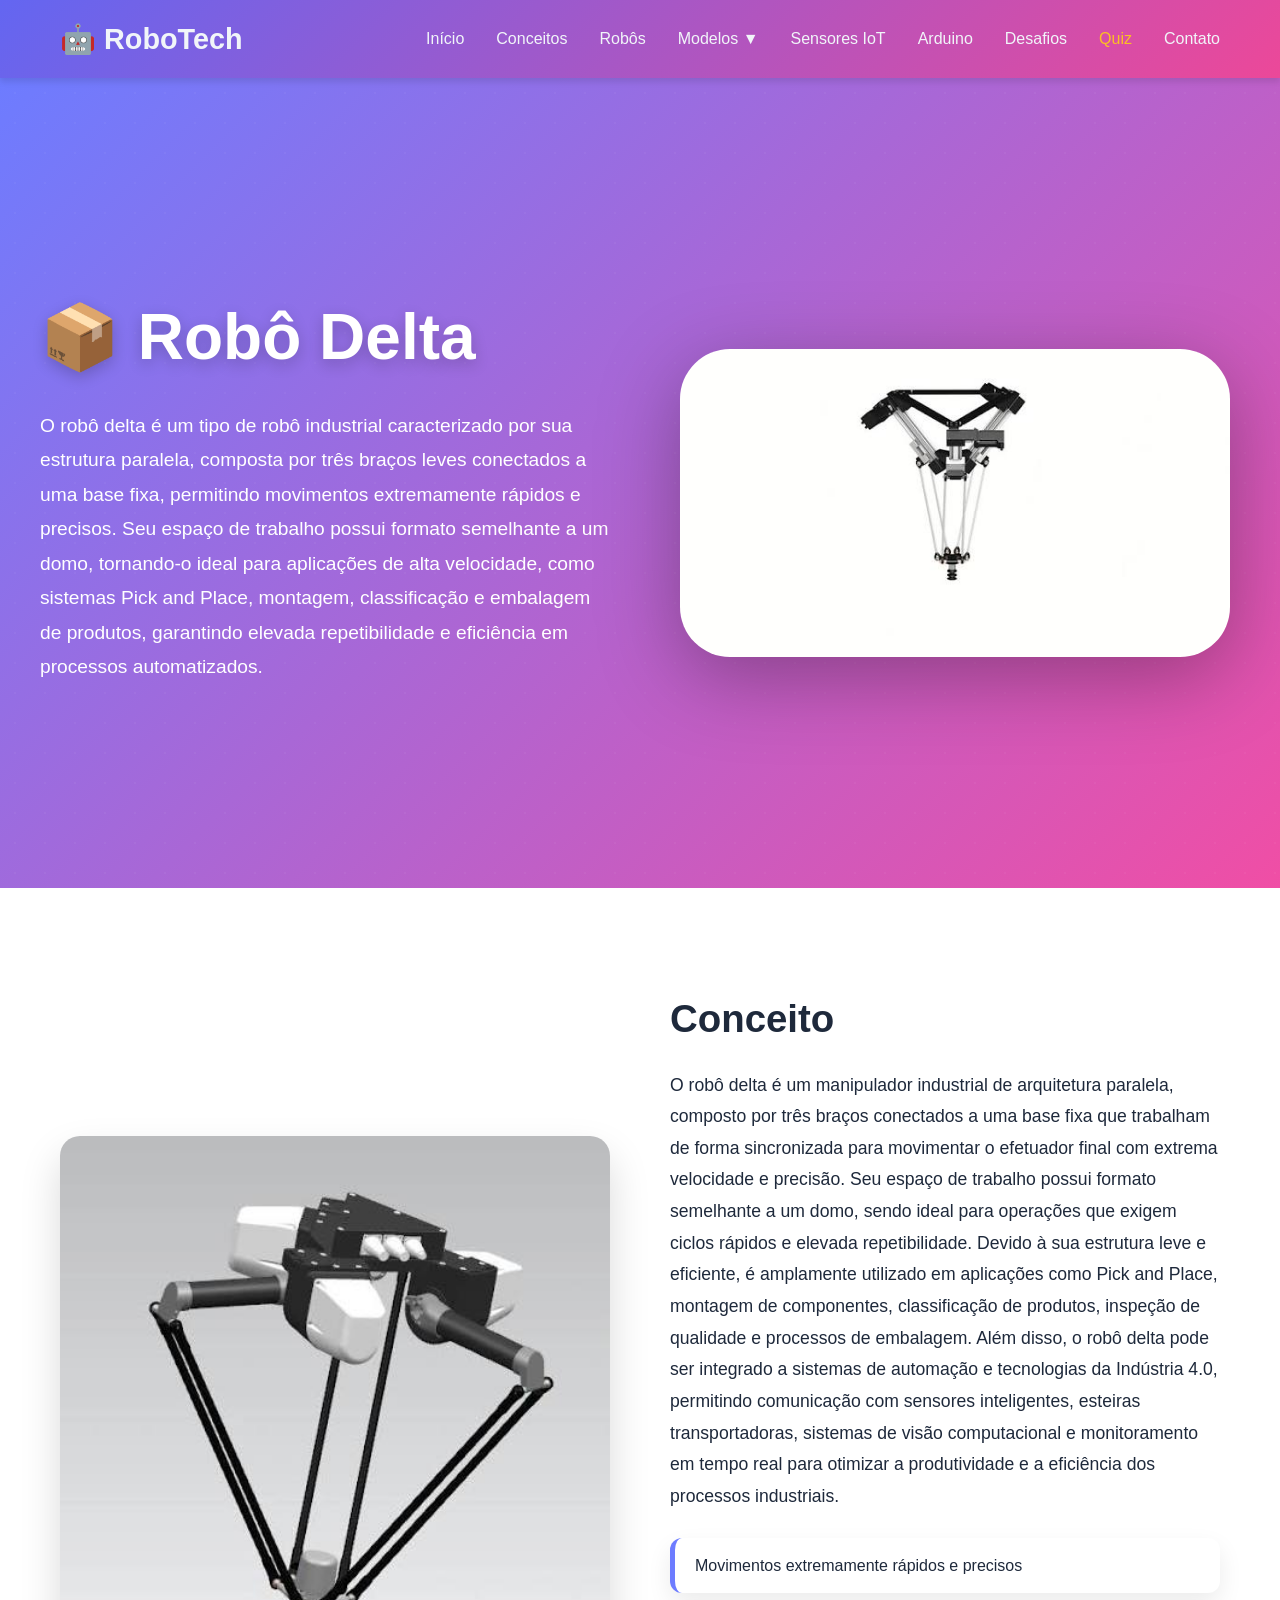
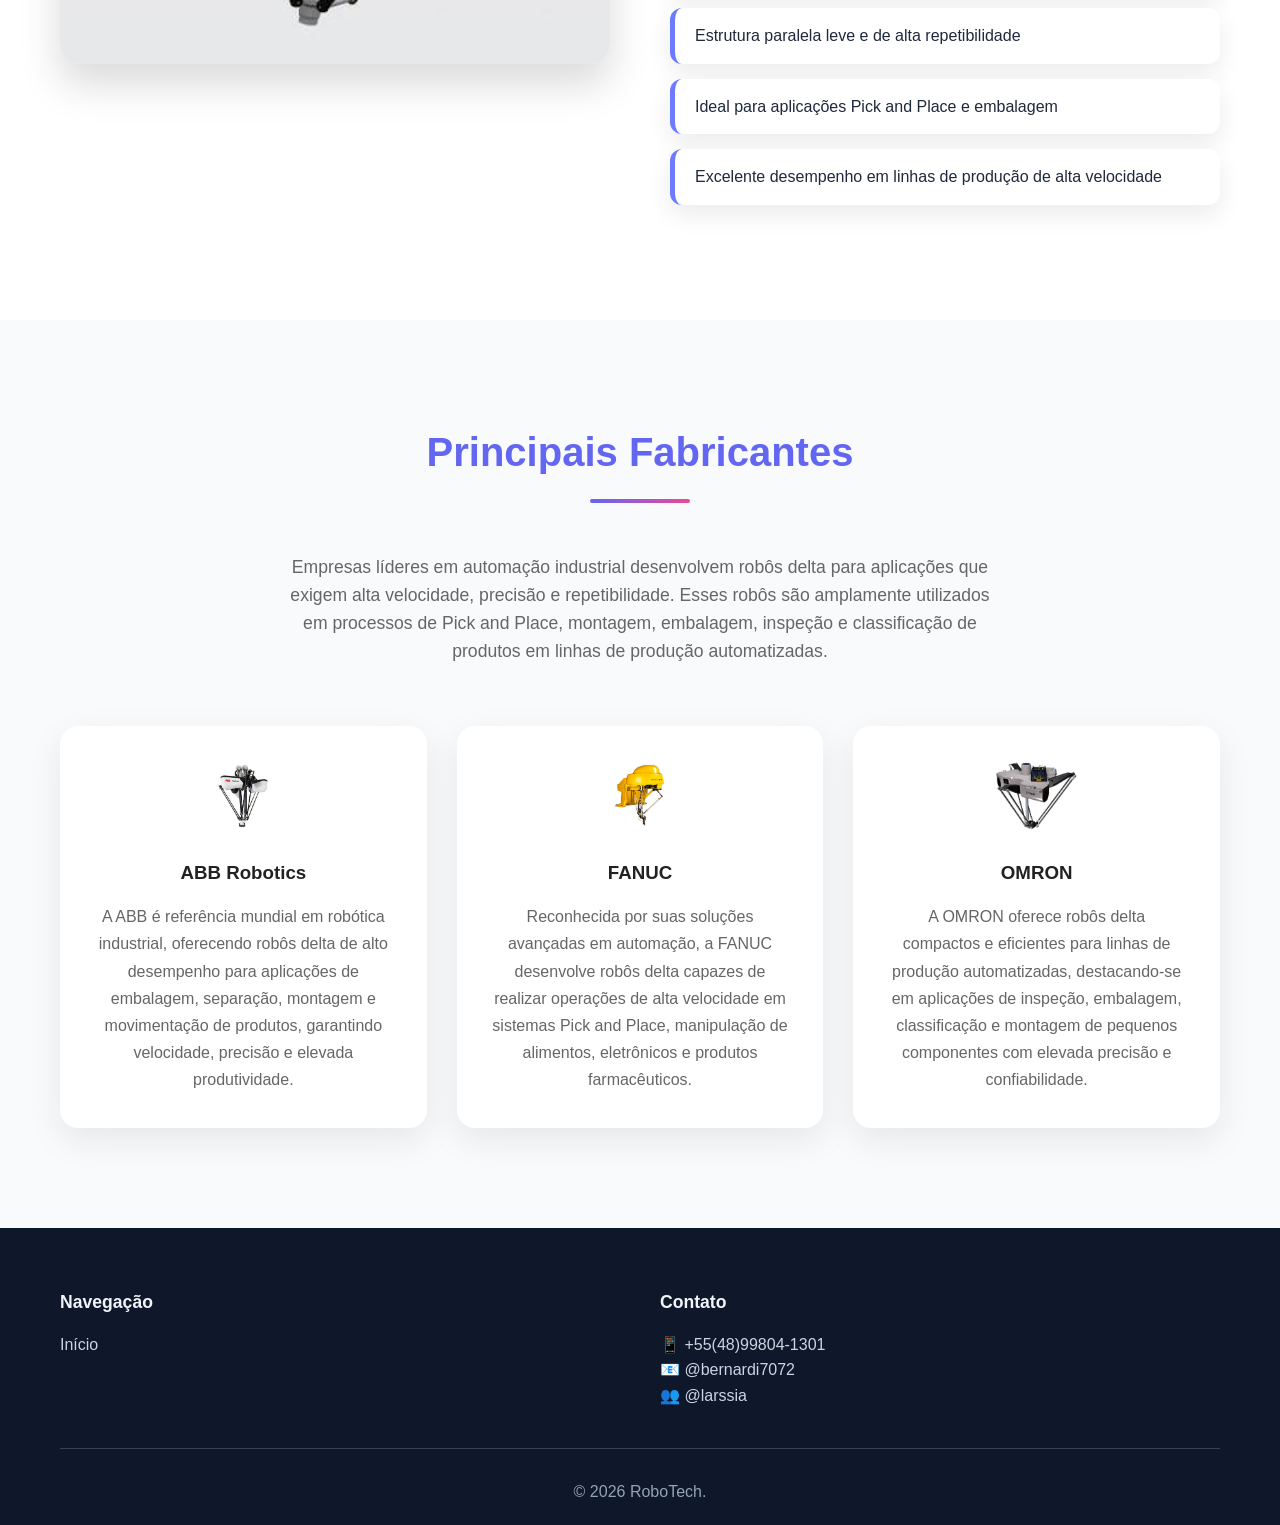
<file: html/delta.html>
<!DOCTYPE html>
<html lang="pt-BR">

<head>
    <meta charset="UTF-8">
    <meta name="viewport" content="width=device-width, initial-scale=1.0">
    <link rel="shortcut icon" href="../assets/img/incons.png" type="image/x-icon">
    <link rel="stylesheet" href="../assets/css/delta.css">
    <title>Robô Delta - RoboTech</title>
</head>

<body>
    <!-- CABEÇALHO E MENU DE NAVEGAÇÃO -->
    <header>
        <nav class="navbar">
            <div class="container">
                <div class="logo">
                    <h1>🤖 RoboTech</h1>
                </div>
                <ul class="nav-menu">
                    <li><a href="../index.html">Início</a></li>
                    <li><a href="../index.html#conceitos">Conceitos</a></li>
                    <li><a href="../index.html#robo-list">Robôs</a></li>

                    <li class="dropdown">
                        <a href="#">Modelos ▼</a>

                        <div class="dropdown-content">
                            <a href="./cartesiano.html">Robô Cartesiano</a>
                            <a href="./scara.html">Robô SCARA</a>
                            <a href="./articulado.html">Robô Articulado</a>
                            <a href="./cilindrico.html">Robô Cilíndrico</a>
                            <a href="./delta.html">Robô Delta</a>
                            <a href="./polar.html">Robô Polar</a>
                            <a href="./colaborativo.html">Robô Colaborativo</a>
                        </div>
                    </li>

                    <li><a href="./sensores.html">Sensores IoT</a></li>
                    <li><a href="./arduino.html">Arduino</a></li>
                    <li><a href="./desafios.html">Desafios</a></li>
                    <li><a href="./quiz.html" class="active">Quiz</a></li>
                    <li><a href="../index.html#contato">Contato</a></li>
                </ul>
                <div class="hamburger" id="hamburger">
                    <span></span>
                    <span></span>
                    <span></span>
                </div>
            </div>
        </nav>
    </header>

    <section class="robot-hero">

        <div class="hero-background"></div>

        <div class="container robot-hero-content">

            <div class="robot-info">

                <h1>📦 Robô Delta</h1>

                <p>
                    O robô delta é um tipo de robô industrial caracterizado por sua estrutura paralela,
                    composta por três braços leves conectados a uma base fixa, permitindo movimentos
                    extremamente rápidos e precisos. Seu espaço de trabalho possui formato semelhante
                    a um domo, tornando-o ideal para aplicações de alta velocidade, como sistemas
                    Pick and Place, montagem, classificação e embalagem de produtos, garantindo elevada
                    repetibilidade e eficiência em processos automatizados.
                </p>

            </div>

            <div class="robot-image">

                <img src="../assets/img/delta.png" alt="Robô Delta">

            </div>

        </div>

    </section>

    <section class="content-section" id="conceito">

        <div class="container split">

            <div class="content-image">
                <img src="../assets/img/delta2.png" alt="">
            </div>

            <div class="content-text">

                <h2>Conceito</h2>

                <p>
                    O robô delta é um manipulador industrial de arquitetura paralela, composto por três
                    braços conectados a uma base fixa que trabalham de forma sincronizada para movimentar
                    o efetuador final com extrema velocidade e precisão. Seu espaço de trabalho possui
                    formato semelhante a um domo, sendo ideal para operações que exigem ciclos rápidos e
                    elevada repetibilidade. Devido à sua estrutura leve e eficiente, é amplamente utilizado
                    em aplicações como Pick and Place, montagem de componentes, classificação de produtos,
                    inspeção de qualidade e processos de embalagem. Além disso, o robô delta pode ser
                    integrado a sistemas de automação e tecnologias da Indústria 4.0, permitindo comunicação
                    com sensores inteligentes, esteiras transportadoras, sistemas de visão computacional e
                    monitoramento em tempo real para otimizar a produtividade e a eficiência dos processos
                    industriais.
                </p>

                <ul class="check-list">
                    <li>Movimentos extremamente rápidos e precisos</li>
                    <li>Estrutura paralela leve e de alta repetibilidade</li>
                    <li>Ideal para aplicações Pick and Place e embalagem</li>
                    <li>Excelente desempenho em linhas de produção de alta velocidade</li>
                </ul>

            </div>

        </div>
    </section>
    <section class="fabricantes">

        <div class="container">

            <h2 class="section-title">Principais Fabricantes</h2>

            <p class="section-subtitle">
                Empresas líderes em automação industrial desenvolvem robôs delta para aplicações
                que exigem alta velocidade, precisão e repetibilidade. Esses robôs são amplamente
                utilizados em processos de Pick and Place, montagem, embalagem, inspeção e
                classificação de produtos em linhas de produção automatizadas.
            </p>

            <div class="fabricantes-grid">

                <!-- ABB -->
                <div class="fabricante-card">
                    <img src="../assets/img/delta_abb.png" alt="ABB Robotics">

                    <h3>ABB Robotics</h3>

                    <p>
                        A ABB é referência mundial em robótica industrial, oferecendo robôs
                        delta de alto desempenho para aplicações de embalagem, separação,
                        montagem e movimentação de produtos, garantindo velocidade,
                        precisão e elevada produtividade.
                    </p>
                </div>

                <!-- FANUC -->
                <div class="fabricante-card">
                    <img src="../assets/img/delta_fanuc.png" alt="FANUC">

                    <h3>FANUC</h3>

                    <p>
                        Reconhecida por suas soluções avançadas em automação, a FANUC
                        desenvolve robôs delta capazes de realizar operações de alta
                        velocidade em sistemas Pick and Place, manipulação de alimentos,
                        eletrônicos e produtos farmacêuticos.
                    </p>
                </div>

                <!-- OMRON -->
                <div class="fabricante-card">
                    <img src="../assets/img/delta_omron.png" alt="OMRON">

                    <h3>OMRON</h3>

                    <p>
                        A OMRON oferece robôs delta compactos e eficientes para linhas de
                        produção automatizadas, destacando-se em aplicações de inspeção,
                        embalagem, classificação e montagem de pequenos componentes com
                        elevada precisão e confiabilidade.
                    </p>
                </div>

            </div>

        </div>

    </section>

    <!-- RODAPÉ -->
    <footer id="contato">
        <div class="container">
            <div class="footer-content">
                <div class="footer-section">
                    <h4>Navegação</h4>
                    <ul>
                        <li><a href="../index.html">Início</a></li>
                    </ul>
                </div>
                <div class="footer-section">
                    <h4>Contato</h4>
                    <a href="https://wa.me/5548998041301" target="_blank">📱 +55(48)99804-1301</a><br>
                    <a href="https://www.instagram.com/bernardi7072/">📧 @bernardi7072</a><br>
                    <a href="https://github.com/larssia">👥 @larssia</a>
                </div>
            </div>
            <div class="footer-bottom">
                <p>&copy; 2026 RoboTech.</p>
            </div>
        </div>
    </footer>
    <script src="../assets/js/main.js"></script>
</body>

</html>
</file>
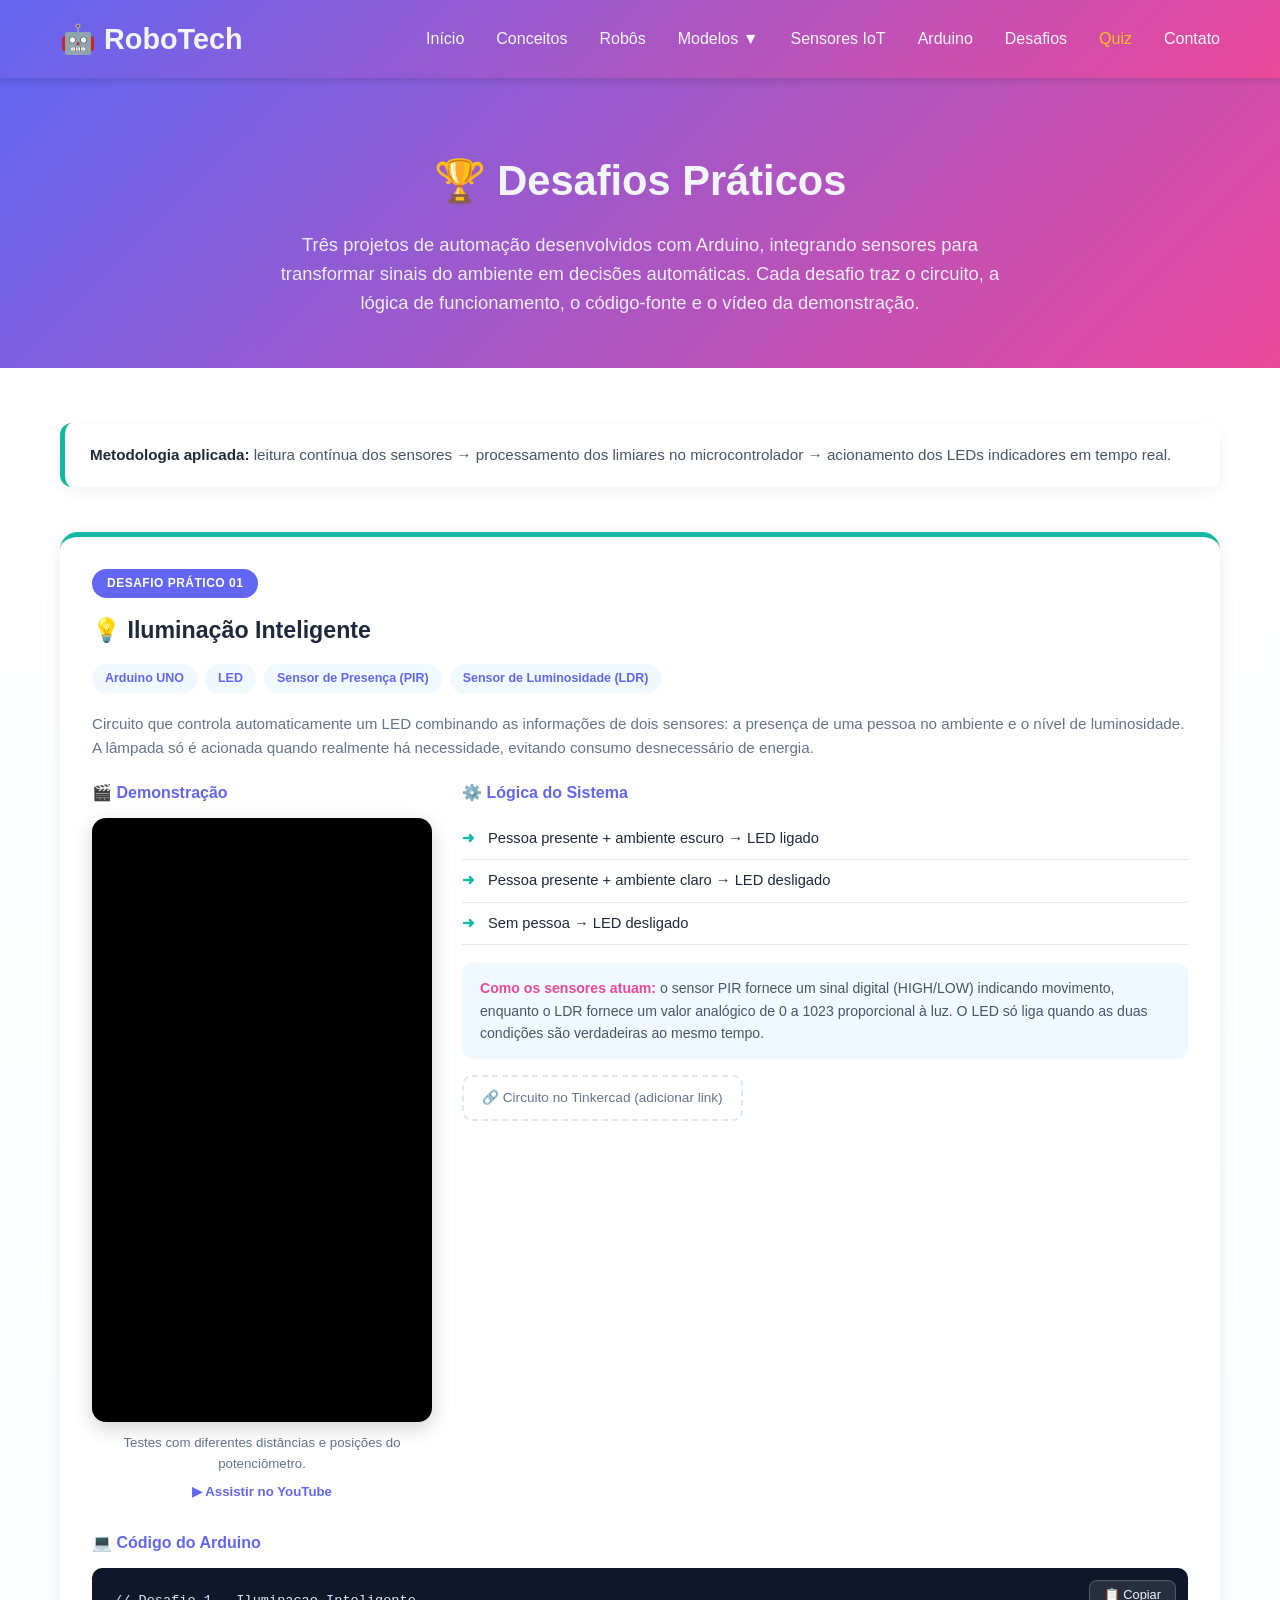
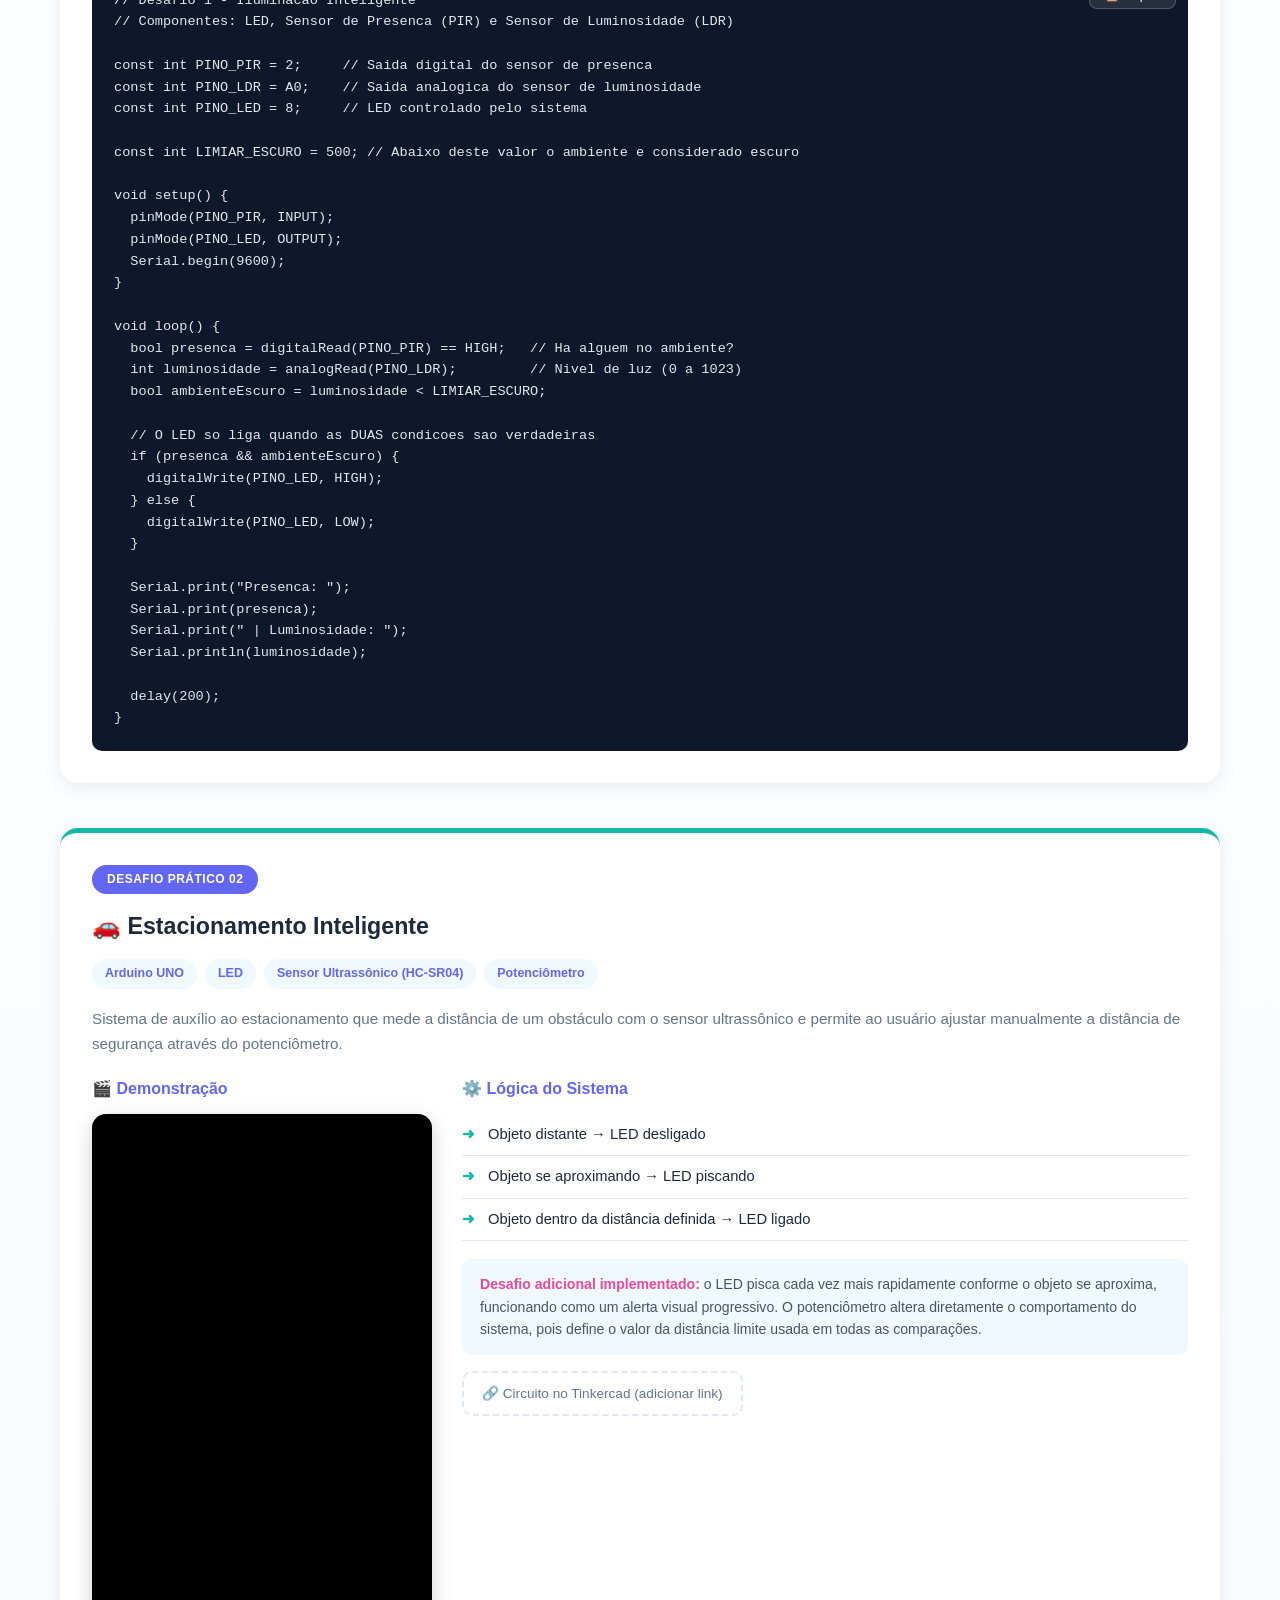
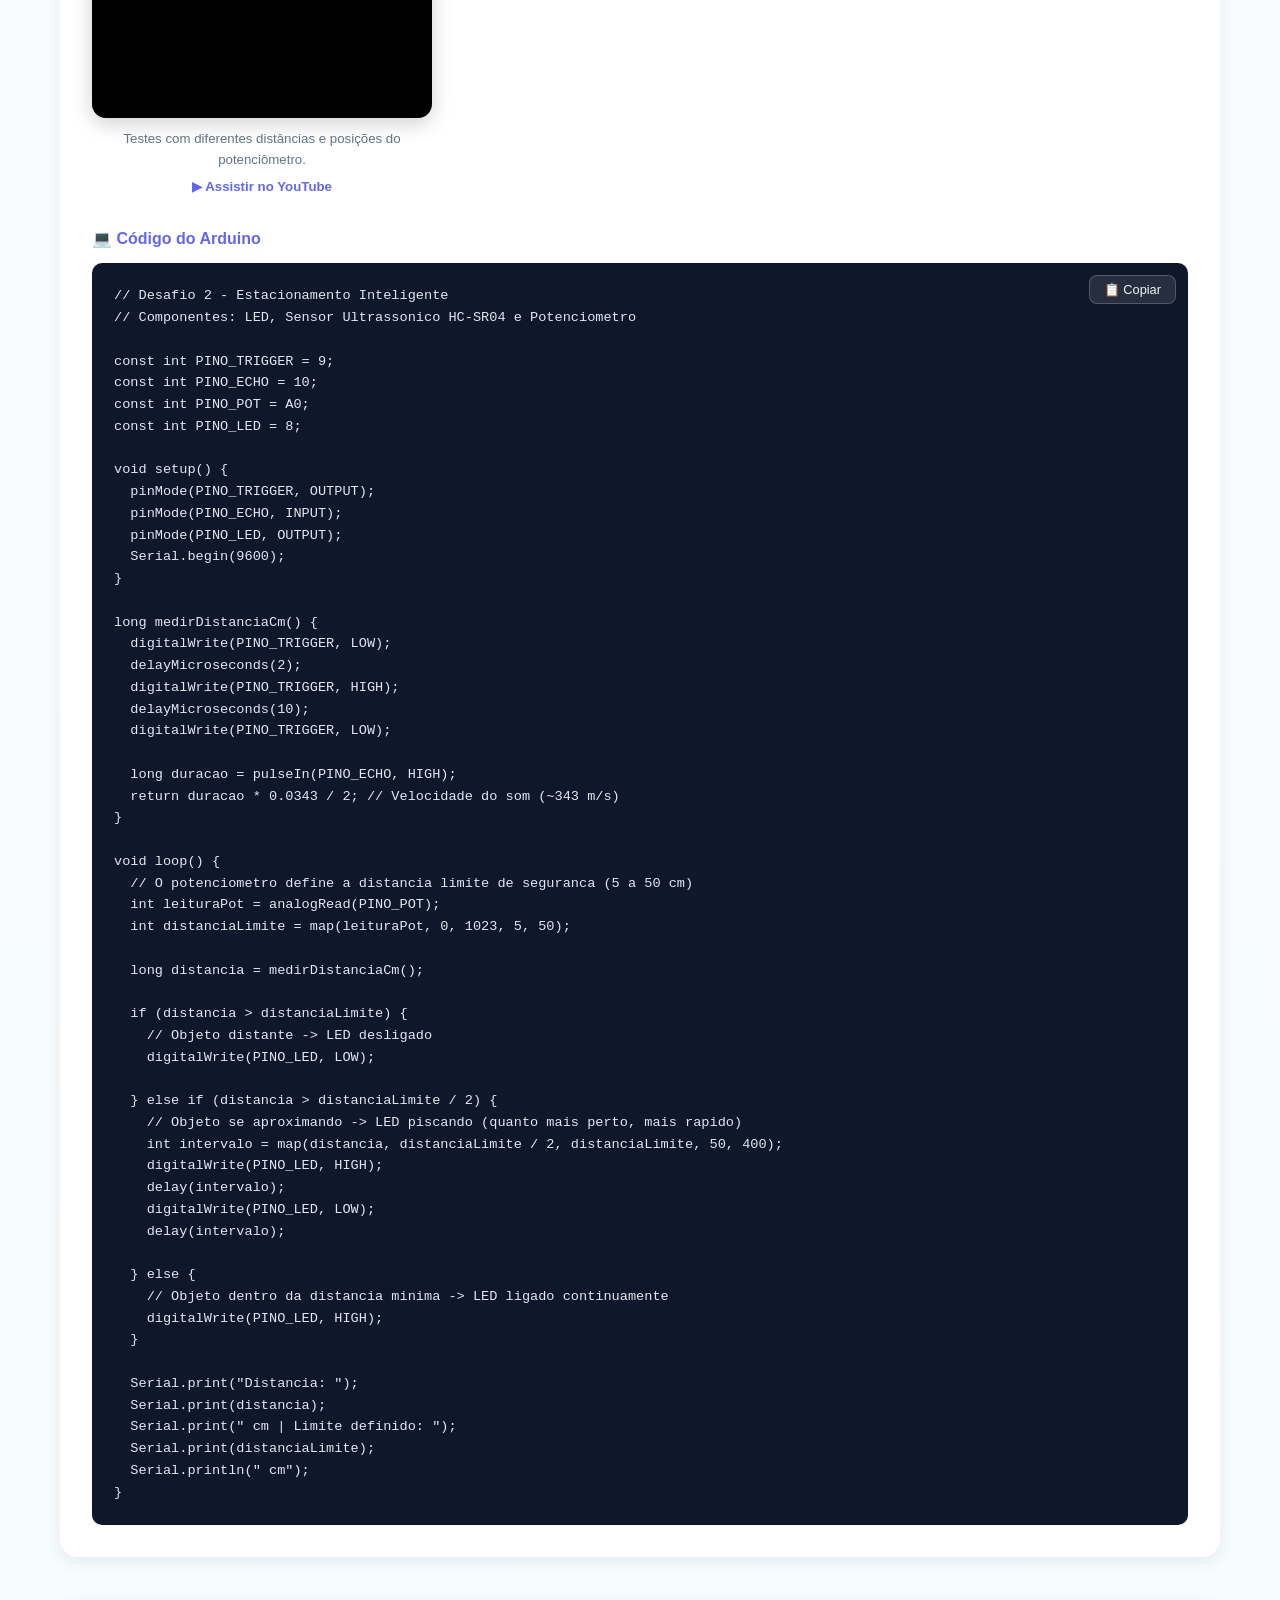
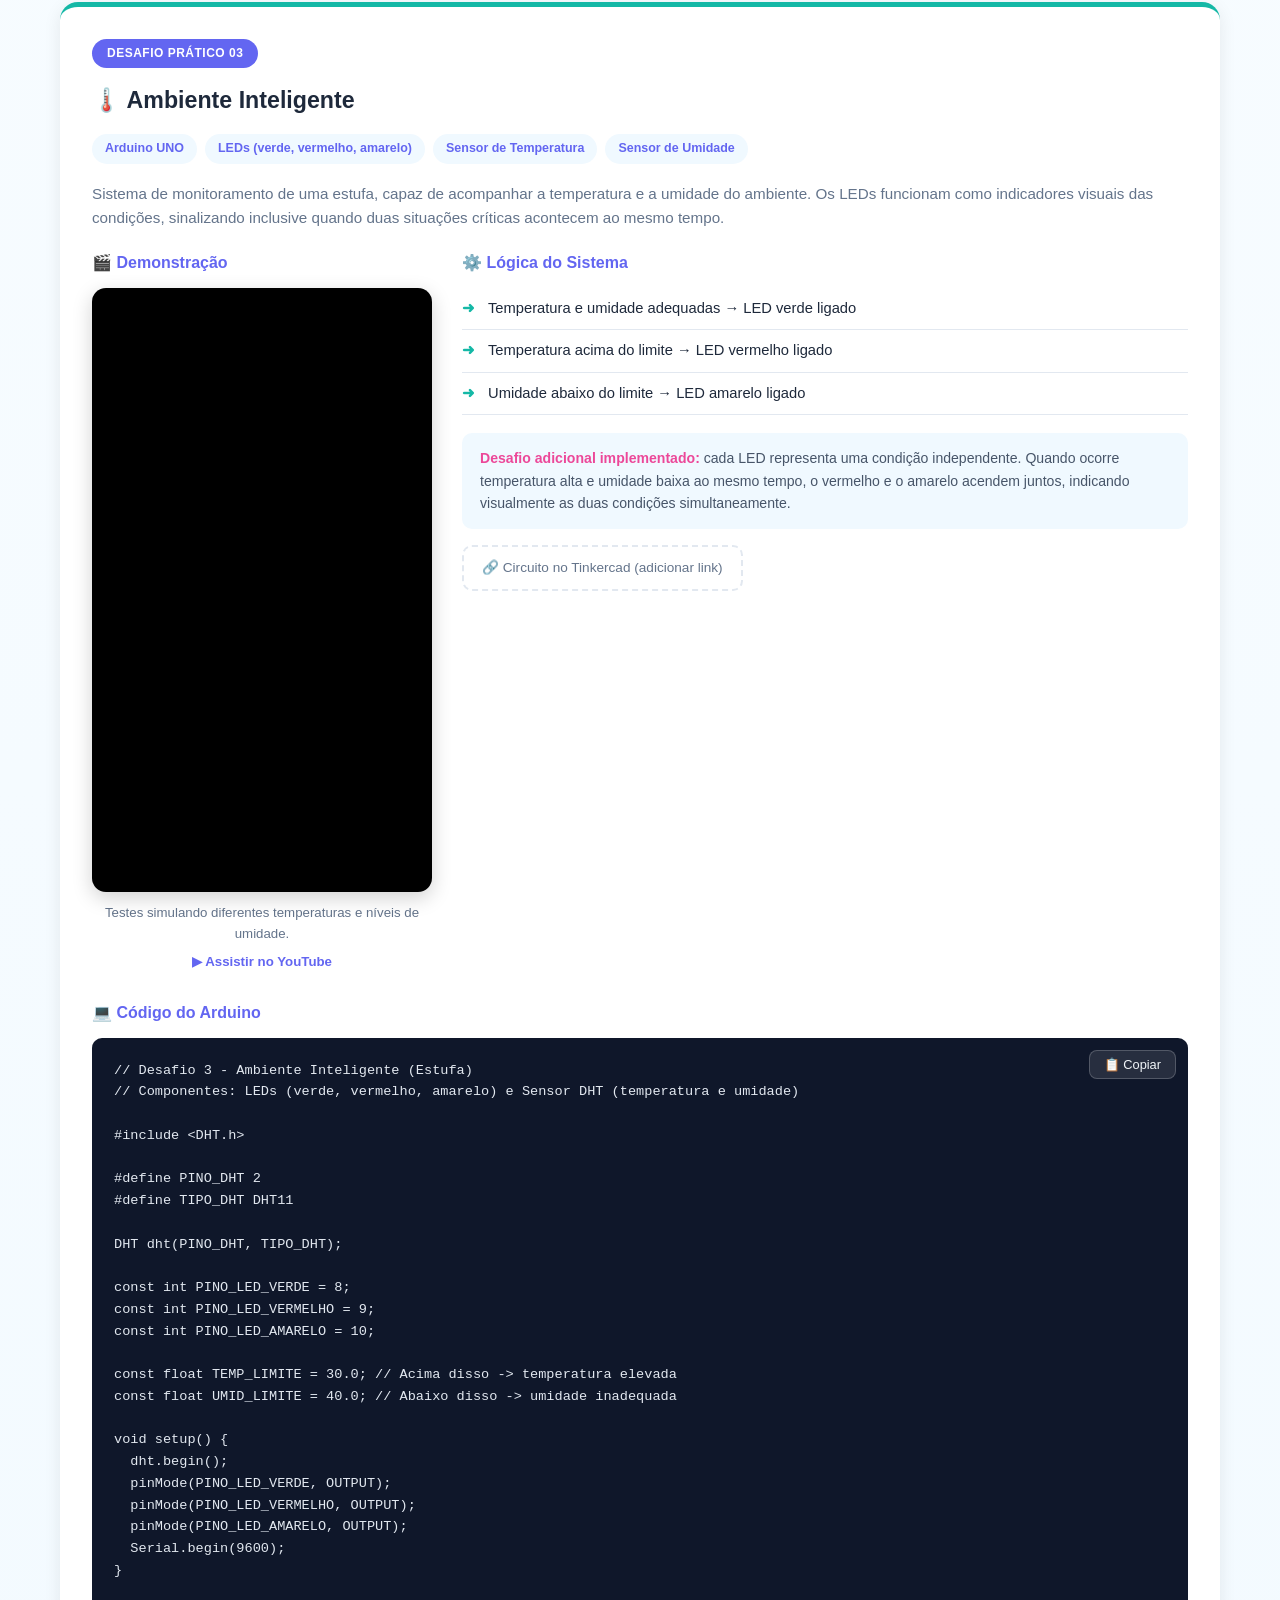
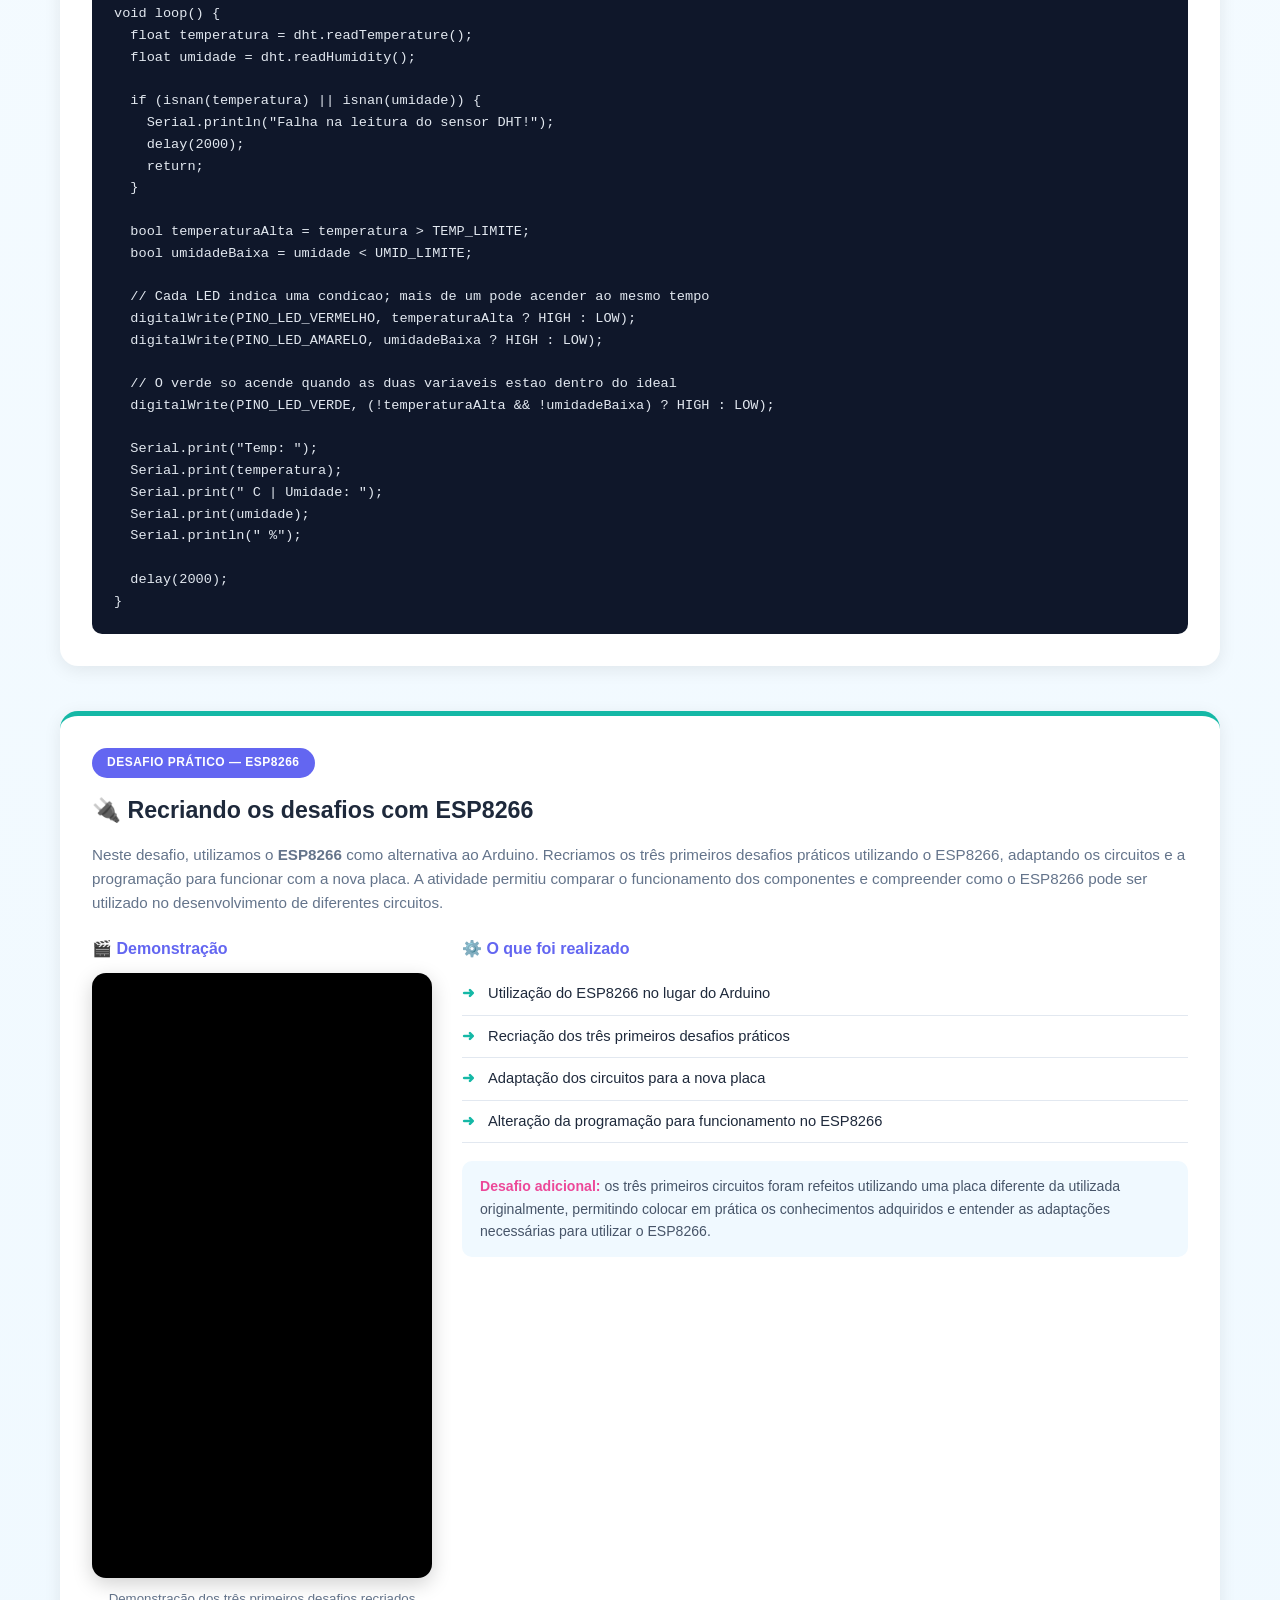
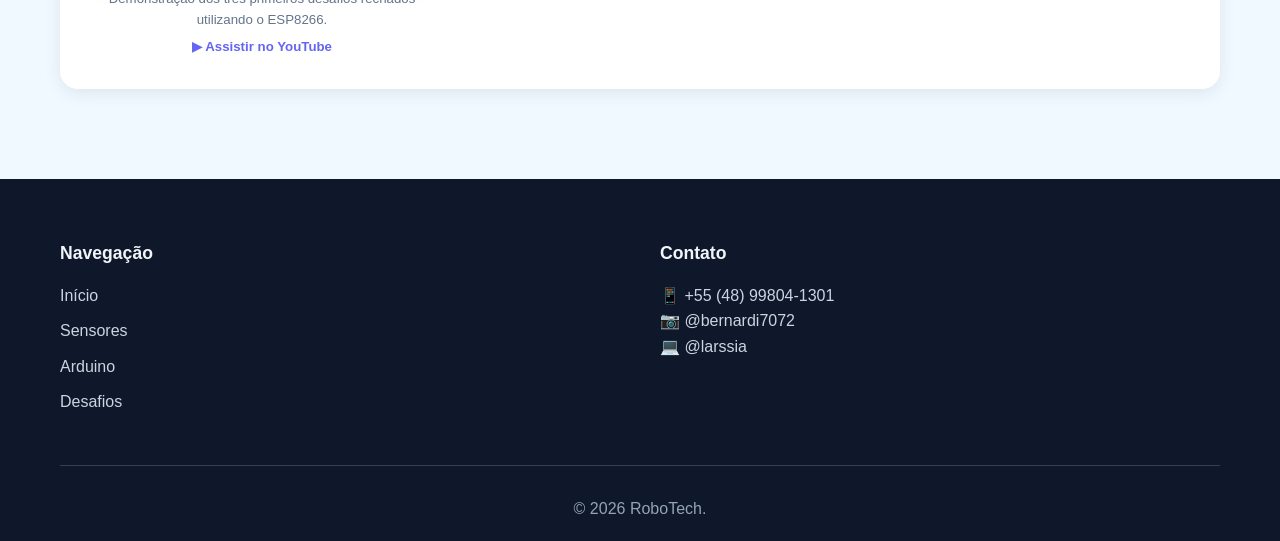
<file: html/desafios.html>
<!DOCTYPE html>
<html lang="pt-BR">

<head>
    <meta charset="UTF-8">
    <meta name="viewport" content="width=device-width, initial-scale=1.0">
    <meta name="description"
        content="RoboTech - Desafios práticos de automação com Arduino: iluminação inteligente, estacionamento inteligente e ambiente inteligente.">
    <link rel="shortcut icon" href="../assets/img/incons.png" type="image/x-icon">
    <link rel="stylesheet" href="../assets/css/styles.css">
    <link rel="stylesheet" href="../assets/css/sensores.css">
    <link rel="stylesheet" href="../assets/css/desafios.css">
    <title>Desafios Práticos - RoboTech</title>
</head>

<body>

    <!-- CABEÇALHO E MENU DE NAVEGAÇÃO -->
    <header>
        <nav class="navbar">
            <div class="container">

                <div class="logo">
                    <h1>🤖 RoboTech</h1>
                </div>

                <ul class="nav-menu">
                    <li><a href="../index.html">Início</a></li>
                    <li><a href="../index.html#conceitos">Conceitos</a></li>
                    <li><a href="../index.html#robo-list">Robôs</a></li>

                    <li class="dropdown">
                        <a href="#">Modelos ▼</a>

                        <div class="dropdown-content">
                            <a href="./cartesiano.html">Robô Cartesiano</a>
                            <a href="./scara.html">Robô SCARA</a>
                            <a href="./articulado.html">Robô Articulado</a>
                            <a href="./cilindrico.html">Robô Cilíndrico</a>
                            <a href="./delta.html">Robô Delta</a>
                            <a href="./polar.html">Robô Polar</a>
                            <a href="./colaborativo.html">Robô Colaborativo</a>
                        </div>
                    </li>

                    <li><a href="./sensores.html">Sensores IoT</a></li>
                    <li><a href="./arduino.html">Arduino</a></li>
                    <li><a href="./desafios.html">Desafios</a></li>
                    <li><a href="./quiz.html" class="active">Quiz</a></li>
                    <li><a href="../index.html#contato">Contato</a></li>
                </ul>

                <div class="hamburger" id="hamburger">
                    <span></span>
                    <span></span>
                    <span></span>
                </div>

            </div>
        </nav>
    </header>

    <!-- HERO DA PÁGINA -->
    <section class="page-hero">
        <div class="container">

            <h1>🏆 Desafios Práticos</h1>

            <p>
                Três projetos de automação desenvolvidos com Arduino, integrando sensores
                para transformar sinais do ambiente em decisões automáticas. Cada desafio
                traz o circuito, a lógica de funcionamento, o código-fonte e o vídeo da
                demonstração.
            </p>

        </div>
    </section>

    <!-- DESAFIOS -->
    <section class="desafios-section">
        <div class="container">

            <div class="desafios-intro">
                <strong>Metodologia aplicada:</strong> leitura contínua dos sensores →
                processamento dos limiares no microcontrolador → acionamento dos LEDs
                indicadores em tempo real.
            </div>

            <div class="desafios-grid">

                <!-- ============ DESAFIO 1 ============ -->
                <article class="desafio-card">

                    <span class="desafio-badge-num">DESAFIO PRÁTICO 01</span>
                    <h3>💡 Iluminação Inteligente</h3>

                    <div class="tags-list">
                        <span class="tag-badge">Arduino UNO</span>
                        <span class="tag-badge">LED</span>
                        <span class="tag-badge">Sensor de Presença (PIR)</span>
                        <span class="tag-badge">Sensor de Luminosidade (LDR)</span>
                    </div>

                    <p>
                        Circuito que controla automaticamente um LED combinando as informações
                        de dois sensores: a presença de uma pessoa no ambiente e o nível de
                        luminosidade. A lâmpada só é acionada quando realmente há necessidade,
                        evitando consumo desnecessário de energia.
                    </p>

                    <div class="desafio-conteudo">

                        <div class="desafio-video">
                            <h4>🎬 Demonstração</h4>

                            <div class="video-container">
                                <iframe src="https://www.youtube.com/embed/E0uw9datQ4Y"
                                    title="Desafio 1 - Iluminação Inteligente"
                                    allow="accelerometer; autoplay; clipboard-write; encrypted-media; gyroscope; picture-in-picture; web-share"
                                    referrerpolicy="strict-origin-when-cross-origin" allowfullscreen>
                                </iframe>
                            </div>

                            <p class="video-legenda">
                                Testes com diferentes distâncias e posições do potenciômetro.
                            </p>

                            <a class="video-link" href="https://www.youtube.com/shorts/E0uw9datQ4Y" target="_blank"
                                rel="noopener">
                                ▶ Assistir no YouTube
                            </a>
                        </div>

                        <div class="desafio-regras">
                            <h4>⚙️ Lógica do Sistema</h4>

                            <ul>
                                <li>Pessoa presente + ambiente escuro → LED ligado</li>
                                <li>Pessoa presente + ambiente claro → LED desligado</li>
                                <li>Sem pessoa → LED desligado</li>
                            </ul>

                            <div class="desafio-bonus">
                                <strong>Como os sensores atuam:</strong> o sensor PIR fornece um
                                sinal digital (HIGH/LOW) indicando movimento, enquanto o LDR
                                fornece um valor analógico de 0 a 1023 proporcional à luz. O LED
                                só liga quando as duas condições são verdadeiras ao mesmo tempo.
                            </div>

                            <a class="desafio-tinkercad" href="#" target="_blank" rel="noopener">
                                🔗 Circuito no Tinkercad (adicionar link)
                            </a>
                        </div>

                    </div>

                    <div class="desafio-codigo">
                        <h4>💻 Código do Arduino</h4>

                        <div class="code-wrapper">
                            <button class="btn-copiar">📋 Copiar</button>
                            <pre>// Desafio 1 - Iluminacao Inteligente
// Componentes: LED, Sensor de Presenca (PIR) e Sensor de Luminosidade (LDR)

const int PINO_PIR = 2;     // Saida digital do sensor de presenca
const int PINO_LDR = A0;    // Saida analogica do sensor de luminosidade
const int PINO_LED = 8;     // LED controlado pelo sistema

const int LIMIAR_ESCURO = 500; // Abaixo deste valor o ambiente e considerado escuro

void setup() {
  pinMode(PINO_PIR, INPUT);
  pinMode(PINO_LED, OUTPUT);
  Serial.begin(9600);
}

void loop() {
  bool presenca = digitalRead(PINO_PIR) == HIGH;   // Ha alguem no ambiente?
  int luminosidade = analogRead(PINO_LDR);         // Nivel de luz (0 a 1023)
  bool ambienteEscuro = luminosidade &lt; LIMIAR_ESCURO;

  // O LED so liga quando as DUAS condicoes sao verdadeiras
  if (presenca &amp;&amp; ambienteEscuro) {
    digitalWrite(PINO_LED, HIGH);
  } else {
    digitalWrite(PINO_LED, LOW);
  }

  Serial.print("Presenca: ");
  Serial.print(presenca);
  Serial.print(" | Luminosidade: ");
  Serial.println(luminosidade);

  delay(200);
}</pre>
                        </div>
                    </div>

                </article>

                <!-- ============ DESAFIO 2 ============ -->
                <article class="desafio-card">

                    <span class="desafio-badge-num">DESAFIO PRÁTICO 02</span>
                    <h3>🚗 Estacionamento Inteligente</h3>

                    <div class="tags-list">
                        <span class="tag-badge">Arduino UNO</span>
                        <span class="tag-badge">LED</span>
                        <span class="tag-badge">Sensor Ultrassônico (HC-SR04)</span>
                        <span class="tag-badge">Potenciômetro</span>
                    </div>

                    <p>
                        Sistema de auxílio ao estacionamento que mede a distância de um obstáculo
                        com o sensor ultrassônico e permite ao usuário ajustar manualmente a
                        distância de segurança através do potenciômetro.
                    </p>

                    <div class="desafio-conteudo">

                        <div class="desafio-video">
                            <h4>🎬 Demonstração</h4>

                            <div class="video-container">
                                <iframe src="https://www.youtube.com/embed/MvFgOhmP-0k"
                                    title="Desafio 2 - Estacionamento Inteligente"
                                    allow="accelerometer; autoplay; clipboard-write; encrypted-media; gyroscope; picture-in-picture; web-share"
                                    referrerpolicy="strict-origin-when-cross-origin" allowfullscreen>
                                </iframe>
                            </div>

                            <p class="video-legenda">
                                Testes com diferentes distâncias e posições do potenciômetro.
                            </p>

                            <a class="video-link" href="https://youtube.com/shorts/MvFgOhmP-0k" target="_blank"
                                rel="noopener">
                                ▶ Assistir no YouTube
                            </a>
                        </div>

                        <div class="desafio-regras">
                            <h4>⚙️ Lógica do Sistema</h4>

                            <ul>
                                <li>Objeto distante → LED desligado</li>
                                <li>Objeto se aproximando → LED piscando</li>
                                <li>Objeto dentro da distância definida → LED ligado</li>
                            </ul>

                            <div class="desafio-bonus">
                                <strong>Desafio adicional implementado:</strong> o LED pisca cada vez
                                mais rapidamente conforme o objeto se aproxima, funcionando como um
                                alerta visual progressivo. O potenciômetro altera diretamente o
                                comportamento do sistema, pois define o valor da distância limite
                                usada em todas as comparações.
                            </div>

                            <a class="desafio-tinkercad" href="#" target="_blank" rel="noopener">
                                🔗 Circuito no Tinkercad (adicionar link)
                            </a>
                        </div>

                    </div>

                    <div class="desafio-codigo">
                        <h4>💻 Código do Arduino</h4>

                        <div class="code-wrapper">
                            <button class="btn-copiar">📋 Copiar</button>
                            <pre>// Desafio 2 - Estacionamento Inteligente
// Componentes: LED, Sensor Ultrassonico HC-SR04 e Potenciometro

const int PINO_TRIGGER = 9;
const int PINO_ECHO = 10;
const int PINO_POT = A0;
const int PINO_LED = 8;

void setup() {
  pinMode(PINO_TRIGGER, OUTPUT);
  pinMode(PINO_ECHO, INPUT);
  pinMode(PINO_LED, OUTPUT);
  Serial.begin(9600);
}

long medirDistanciaCm() {
  digitalWrite(PINO_TRIGGER, LOW);
  delayMicroseconds(2);
  digitalWrite(PINO_TRIGGER, HIGH);
  delayMicroseconds(10);
  digitalWrite(PINO_TRIGGER, LOW);

  long duracao = pulseIn(PINO_ECHO, HIGH);
  return duracao * 0.0343 / 2; // Velocidade do som (~343 m/s)
}

void loop() {
  // O potenciometro define a distancia limite de seguranca (5 a 50 cm)
  int leituraPot = analogRead(PINO_POT);
  int distanciaLimite = map(leituraPot, 0, 1023, 5, 50);

  long distancia = medirDistanciaCm();

  if (distancia &gt; distanciaLimite) {
    // Objeto distante -> LED desligado
    digitalWrite(PINO_LED, LOW);

  } else if (distancia &gt; distanciaLimite / 2) {
    // Objeto se aproximando -> LED piscando (quanto mais perto, mais rapido)
    int intervalo = map(distancia, distanciaLimite / 2, distanciaLimite, 50, 400);
    digitalWrite(PINO_LED, HIGH);
    delay(intervalo);
    digitalWrite(PINO_LED, LOW);
    delay(intervalo);

  } else {
    // Objeto dentro da distancia minima -> LED ligado continuamente
    digitalWrite(PINO_LED, HIGH);
  }

  Serial.print("Distancia: ");
  Serial.print(distancia);
  Serial.print(" cm | Limite definido: ");
  Serial.print(distanciaLimite);
  Serial.println(" cm");
}</pre>
                        </div>
                    </div>

                </article>

                <!-- ============ DESAFIO 3 ============ -->
                <article class="desafio-card">

                    <span class="desafio-badge-num">DESAFIO PRÁTICO 03</span>
                    <h3>🌡️ Ambiente Inteligente</h3>

                    <div class="tags-list">
                        <span class="tag-badge">Arduino UNO</span>
                        <span class="tag-badge">LEDs (verde, vermelho, amarelo)</span>
                        <span class="tag-badge">Sensor de Temperatura</span>
                        <span class="tag-badge">Sensor de Umidade</span>
                    </div>

                    <p>
                        Sistema de monitoramento de uma estufa, capaz de acompanhar a temperatura
                        e a umidade do ambiente. Os LEDs funcionam como indicadores visuais das
                        condições, sinalizando inclusive quando duas situações críticas acontecem
                        ao mesmo tempo.
                    </p>

                    <div class="desafio-conteudo">

                        <div class="desafio-video">
                            <h4>🎬 Demonstração</h4>

                            <div class="video-container">
                                <iframe src="https://www.youtube.com/embed/1XGZHVvOQg8"
                                    title="Desafio 3 - Ambiente Inteligente"
                                    allow="accelerometer; autoplay; clipboard-write; encrypted-media; gyroscope; picture-in-picture; web-share"
                                    referrerpolicy="strict-origin-when-cross-origin" allowfullscreen>
                                </iframe>
                            </div>

                            <p class="video-legenda">
                                Testes simulando diferentes temperaturas e níveis de umidade.
                            </p>

                            <a class="video-link" href="https://youtube.com/shorts/1XGZHVvOQg8" target="_blank"
                                rel="noopener">
                                ▶ Assistir no YouTube
                            </a>
                        </div>

                        <div class="desafio-regras">
                            <h4>⚙️ Lógica do Sistema</h4>

                            <ul>
                                <li>Temperatura e umidade adequadas → LED verde ligado</li>
                                <li>Temperatura acima do limite → LED vermelho ligado</li>
                                <li>Umidade abaixo do limite → LED amarelo ligado</li>
                            </ul>

                            <div class="desafio-bonus">
                                <strong>Desafio adicional implementado:</strong> cada LED representa
                                uma condição independente. Quando ocorre temperatura alta e umidade
                                baixa ao mesmo tempo, o vermelho e o amarelo acendem juntos,
                                indicando visualmente as duas condições simultaneamente.
                            </div>

                            <a class="desafio-tinkercad" href="#" target="_blank" rel="noopener">
                                🔗 Circuito no Tinkercad (adicionar link)
                            </a>
                        </div>

                    </div>

                    <div class="desafio-codigo">
                        <h4>💻 Código do Arduino</h4>

                        <div class="code-wrapper">
                            <button class="btn-copiar">📋 Copiar</button>
                            <pre>// Desafio 3 - Ambiente Inteligente (Estufa)
// Componentes: LEDs (verde, vermelho, amarelo) e Sensor DHT (temperatura e umidade)

#include &lt;DHT.h&gt;

#define PINO_DHT 2
#define TIPO_DHT DHT11

DHT dht(PINO_DHT, TIPO_DHT);

const int PINO_LED_VERDE = 8;
const int PINO_LED_VERMELHO = 9;
const int PINO_LED_AMARELO = 10;

const float TEMP_LIMITE = 30.0; // Acima disso -> temperatura elevada
const float UMID_LIMITE = 40.0; // Abaixo disso -> umidade inadequada

void setup() {
  dht.begin();
  pinMode(PINO_LED_VERDE, OUTPUT);
  pinMode(PINO_LED_VERMELHO, OUTPUT);
  pinMode(PINO_LED_AMARELO, OUTPUT);
  Serial.begin(9600);
}

void loop() {
  float temperatura = dht.readTemperature();
  float umidade = dht.readHumidity();

  if (isnan(temperatura) || isnan(umidade)) {
    Serial.println("Falha na leitura do sensor DHT!");
    delay(2000);
    return;
  }

  bool temperaturaAlta = temperatura &gt; TEMP_LIMITE;
  bool umidadeBaixa = umidade &lt; UMID_LIMITE;

  // Cada LED indica uma condicao; mais de um pode acender ao mesmo tempo
  digitalWrite(PINO_LED_VERMELHO, temperaturaAlta ? HIGH : LOW);
  digitalWrite(PINO_LED_AMARELO, umidadeBaixa ? HIGH : LOW);

  // O verde so acende quando as duas variaveis estao dentro do ideal
  digitalWrite(PINO_LED_VERDE, (!temperaturaAlta &amp;&amp; !umidadeBaixa) ? HIGH : LOW);

  Serial.print("Temp: ");
  Serial.print(temperatura);
  Serial.print(" C | Umidade: ");
  Serial.print(umidade);
  Serial.println(" %");

  delay(2000);
}</pre>
                        </div>
                    </div>

                </article>

                <!-- ============ DESAFIO ESP8266 ============ -->

                <article class="desafio-card">

                    <span class="desafio-badge-num">DESAFIO PRÁTICO — ESP8266</span>
                    <h3>🔌 Recriando os desafios com ESP8266</h3>

                    <p>
                        Neste desafio, utilizamos o <strong>ESP8266</strong> como alternativa ao Arduino.
                        Recriamos os três primeiros desafios práticos utilizando o ESP8266, adaptando
                        os circuitos e a programação para funcionar com a nova placa. A atividade
                        permitiu comparar o funcionamento dos componentes e compreender como o ESP8266
                        pode ser utilizado no desenvolvimento de diferentes circuitos.
                    </p>

                    <div class="desafio-conteudo">

                        <div class="desafio-video">
                            <h4>🎬 Demonstração</h4>

                            <div class="video-container">
                                <iframe width="560" height="315"
                                    src="https://www.youtube.com/embed/zXd3W6SICvc?si=qoASeKUydAqiIYcF"
                                    title="YouTube video player" frameborder="0"
                                    allow="accelerometer; autoplay; clipboard-write; encrypted-media; gyroscope; picture-in-picture; web-share"
                                    referrerpolicy="strict-origin-when-cross-origin" allowfullscreen></iframe>
                            </div>

                            <p class="video-legenda">
                                Demonstração dos três primeiros desafios recriados utilizando o ESP8266.
                            </p>

                            <a class="video-link" href="https://www.youtube.com/watch?v=zXd3W6SICvc" target="_blank"
                                rel="noopener">
                                ▶ Assistir no YouTube
                            </a>
                        </div>

                        <div class="desafio-regras">
                            <h4>⚙️ O que foi realizado</h4>

                            <ul>
                                <li>Utilização do ESP8266 no lugar do Arduino</li>
                                <li>Recriação dos três primeiros desafios práticos</li>
                                <li>Adaptação dos circuitos para a nova placa</li>
                                <li>Alteração da programação para funcionamento no ESP8266</li>
                            </ul>

                            <div class="desafio-bonus">
                                <strong>Desafio adicional:</strong> os três primeiros circuitos foram
                                refeitos utilizando uma placa diferente da utilizada originalmente,
                                permitindo colocar em prática os conhecimentos adquiridos e entender
                                as adaptações necessárias para utilizar o ESP8266.
                            </div>

                        </div>

                    </div>

                </article>


            </div>
        </div>
    </section>

    <!-- RODAPÉ -->
    <footer id="contato">

        <div class="container">

            <div class="footer-content">

                <div class="footer-section">

                    <h4>Navegação</h4>

                    <ul>
                        <li><a href="../index.html">Início</a></li>
                        <li><a href="./sensores.html">Sensores</a></li>
                        <li><a href="./arduino.html">Arduino</a></li>
                        <li><a href="./desafios.html">Desafios</a></li>
                    </ul>

                </div>

                <div class="footer-section">

                    <h4>Contato</h4>

                    <a href="https://wa.me/5548998041301" target="_blank">
                        📱 +55 (48) 99804-1301
                    </a>

                    <br>

                    <a href="https://www.instagram.com/bernardi7072/" target="_blank">
                        📷 @bernardi7072
                    </a>

                    <br>

                    <a href="https://github.com/larssia" target="_blank">
                        💻 @larssia
                    </a>

                </div>

            </div>

            <div class="footer-bottom">
                <p>&copy; 2026 RoboTech.</p>
            </div>

        </div>

    </footer>

    <!-- SCRIPTS -->
    <script src="../assets/js/main.js"></script>
    <script src="../assets/js/arduino.js"></script>

</body>

</html>
</file>
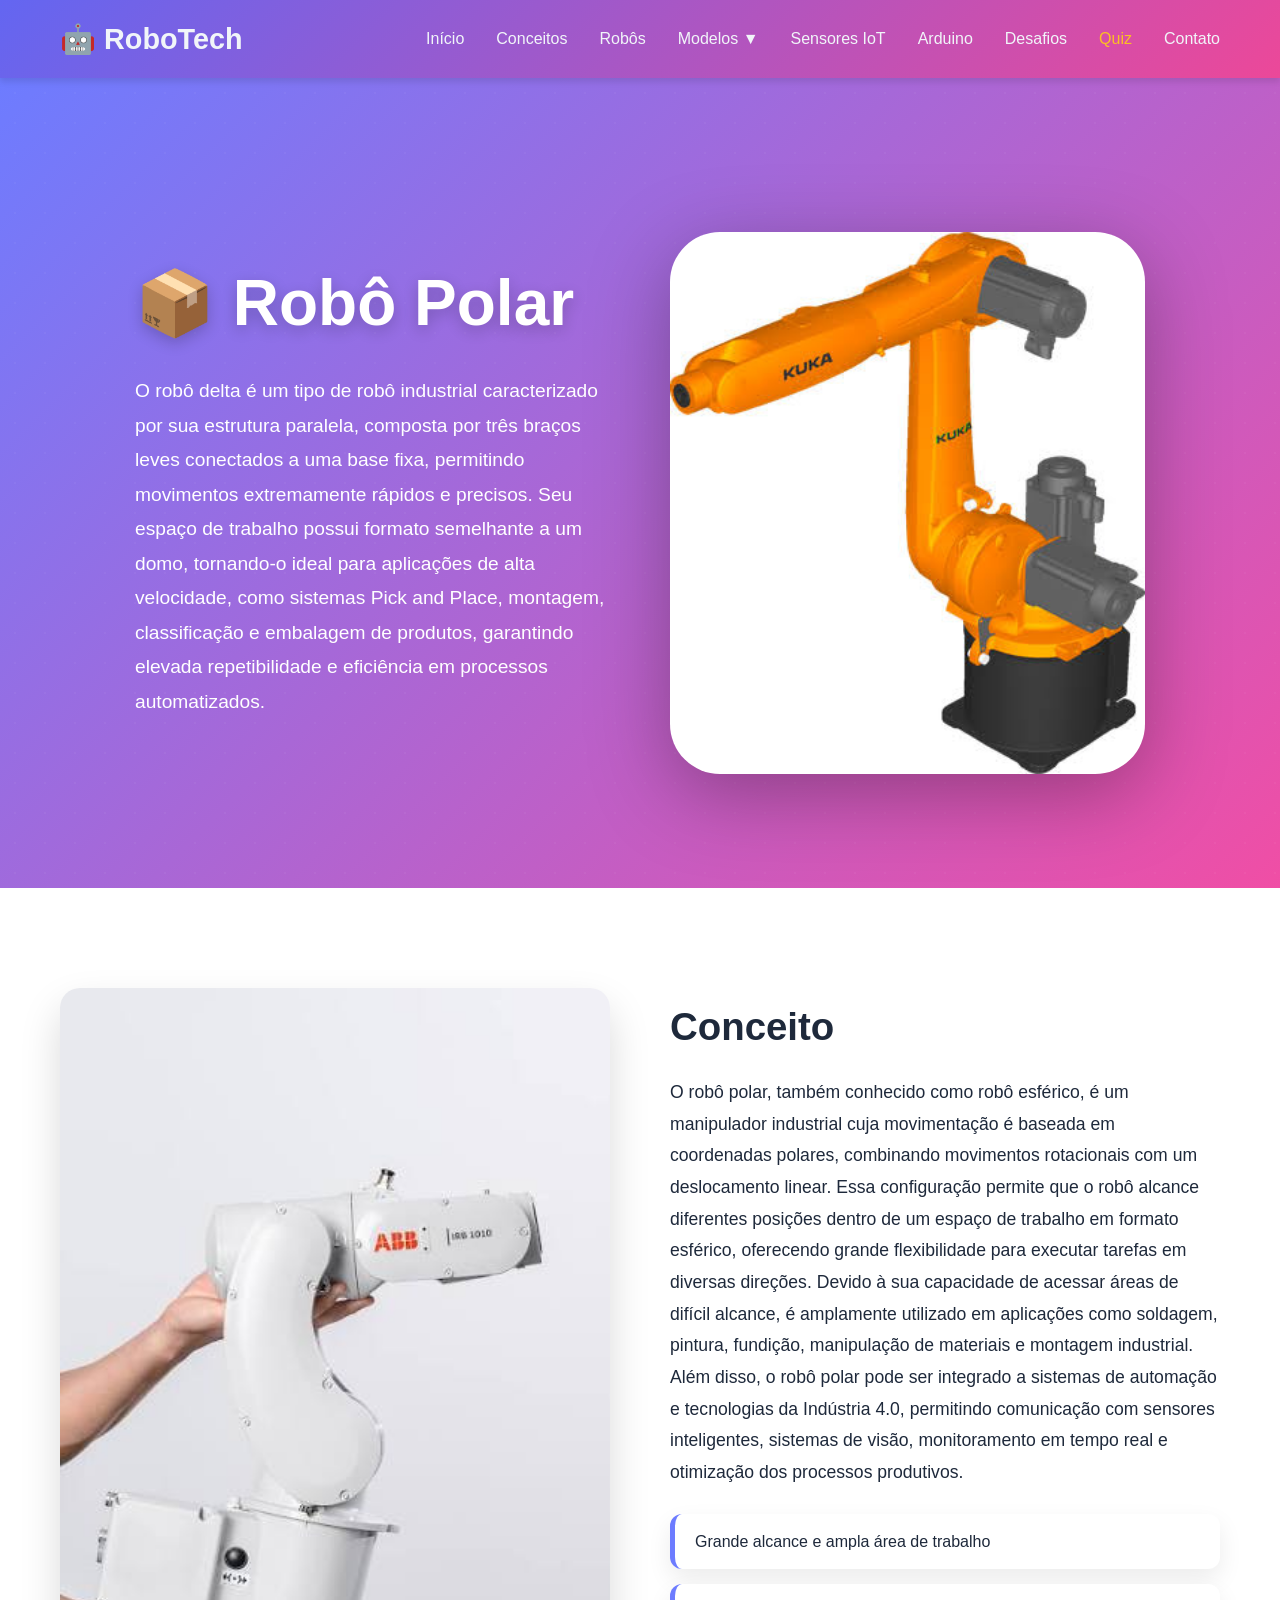
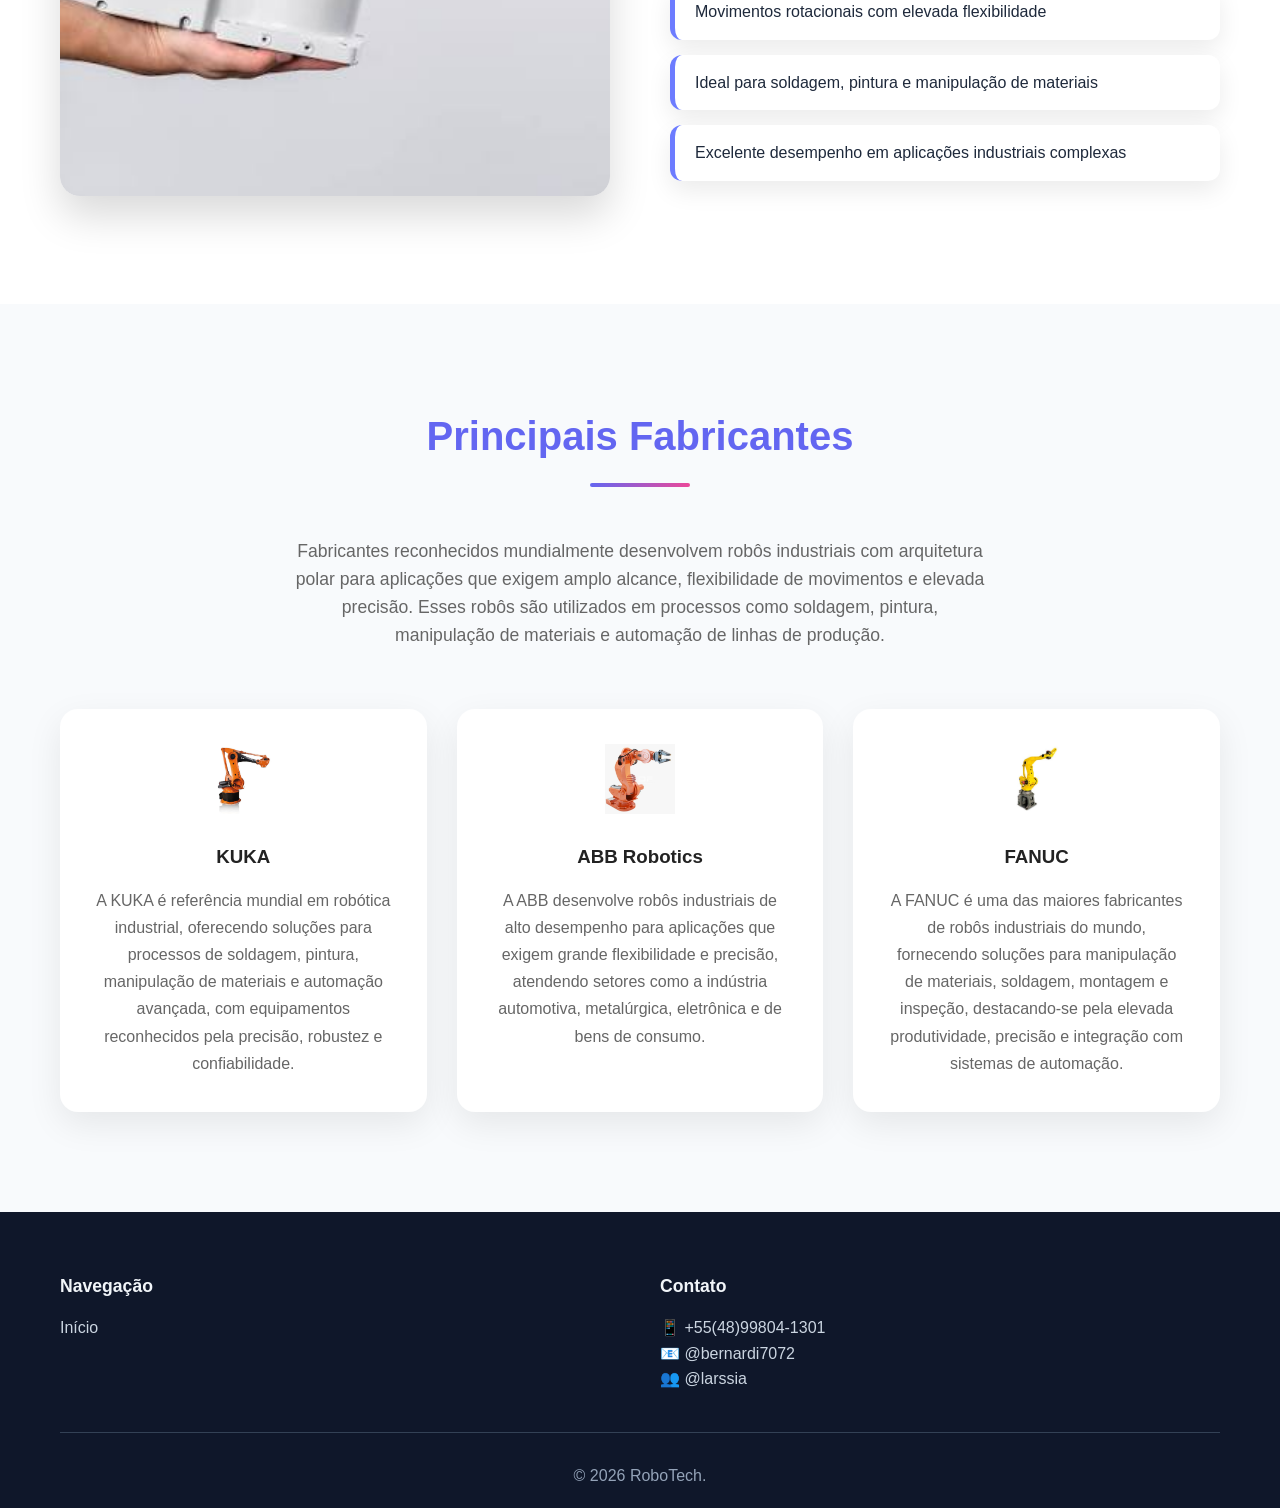
<file: html/polar.html>
<!DOCTYPE html>
<html lang="pt-BR">

<head>
    <meta charset="UTF-8">
    <meta name="viewport" content="width=device-width, initial-scale=1.0">
    <link rel="shortcut icon" href="../assets/img/incons.png" type="image/x-icon">
    <link rel="stylesheet" href="../assets/css/polar.css">
    <title>Robô Polar - RoboTech</title>
</head>

<body>
    <!-- CABEÇALHO E MENU DE NAVEGAÇÃO -->
    <header>
        <nav class="navbar">
            <div class="container">
                <div class="logo">
                    <h1>🤖 RoboTech</h1>
                </div>
                <ul class="nav-menu">
                    <li><a href="../index.html">Início</a></li>
                    <li><a href="../index.html#conceitos">Conceitos</a></li>
                    <li><a href="../index.html#robo-list">Robôs</a></li>

                    <li class="dropdown">
                        <a href="#">Modelos ▼</a>

                        <div class="dropdown-content">
                            <a href="./cartesiano.html">Robô Cartesiano</a>
                            <a href="./scara.html">Robô SCARA</a>
                            <a href="./articulado.html">Robô Articulado</a>
                            <a href="./cilindrico.html">Robô Cilíndrico</a>
                            <a href="./delta.html">Robô Delta</a>
                            <a href="./polar.html">Robô Polar</a>
                            <a href="./colaborativo.html">Robô Colaborativo</a>
                        </div>
                    </li>

                    <li><a href="./sensores.html">Sensores IoT</a></li>
                    <li><a href="./arduino.html">Arduino</a></li>
                    <li><a href="./desafios.html">Desafios</a></li>
                    <li><a href="./quiz.html" class="active">Quiz</a></li>
                    <li><a href="../index.html#contato">Contato</a></li>
                </ul>
                <div class="hamburger" id="hamburger">
                    <span></span>
                    <span></span>
                    <span></span>
                </div>
            </div>
        </nav>
    </header>

    <section class="robot-hero">

        <div class="hero-background"></div>

        <div class="container robot-hero-content">

            <div class="robot-info">

                <h1>📦 Robô Polar</h1>

                <p>
                    O robô delta é um tipo de robô industrial caracterizado por sua estrutura paralela,
                    composta por três braços leves conectados a uma base fixa, permitindo movimentos
                    extremamente rápidos e precisos. Seu espaço de trabalho possui formato semelhante
                    a um domo, tornando-o ideal para aplicações de alta velocidade, como sistemas
                    Pick and Place, montagem, classificação e embalagem de produtos, garantindo elevada
                    repetibilidade e eficiência em processos automatizados.
                </p>

            </div>

            <div class="robot-image">

                <img src="../assets/img/polar.png" alt="Robô Polar">

            </div>

        </div>

    </section>

    <section class="content-section" id="conceito">

        <div class="container split">

            <div class="content-image">
                <img src="../assets/img/polar2.png" alt="">
            </div>

            <div class="content-text">

                <h2>Conceito</h2>

                <p>
                    O robô polar, também conhecido como robô esférico, é um manipulador industrial
                    cuja movimentação é baseada em coordenadas polares, combinando movimentos
                    rotacionais com um deslocamento linear. Essa configuração permite que o robô
                    alcance diferentes posições dentro de um espaço de trabalho em formato
                    esférico, oferecendo grande flexibilidade para executar tarefas em diversas
                    direções. Devido à sua capacidade de acessar áreas de difícil alcance, é
                    amplamente utilizado em aplicações como soldagem, pintura, fundição,
                    manipulação de materiais e montagem industrial. Além disso, o robô polar pode
                    ser integrado a sistemas de automação e tecnologias da Indústria 4.0,
                    permitindo comunicação com sensores inteligentes, sistemas de visão,
                    monitoramento em tempo real e otimização dos processos produtivos.
                </p>

                <ul class="check-list">
                    <li>Grande alcance e ampla área de trabalho</li>
                    <li>Movimentos rotacionais com elevada flexibilidade</li>
                    <li>Ideal para soldagem, pintura e manipulação de materiais</li>
                    <li>Excelente desempenho em aplicações industriais complexas</li>
                </ul>

            </div>

        </div>
    </section>
    <section class="fabricantes">

        <div class="container">

            <h2 class="section-title">Principais Fabricantes</h2>

            <p class="section-subtitle">
                Fabricantes reconhecidos mundialmente desenvolvem robôs industriais com
                arquitetura polar para aplicações que exigem amplo alcance, flexibilidade
                de movimentos e elevada precisão. Esses robôs são utilizados em processos
                como soldagem, pintura, manipulação de materiais e automação de linhas de
                produção.
            </p>

            <div class="fabricantes-grid">

                <!-- KUKA -->
                <div class="fabricante-card">
                    <img src="../assets/img/polar_kuka.png" alt="KUKA Robotics">

                    <h3>KUKA</h3>

                    <p>
                        A KUKA é referência mundial em robótica industrial, oferecendo
                        soluções para processos de soldagem, pintura, manipulação de
                        materiais e automação avançada, com equipamentos reconhecidos pela
                        precisão, robustez e confiabilidade.
                    </p>
                </div>

                <!-- ABB -->
                <div class="fabricante-card">
                    <img src="../assets/img/polar_abb.png" alt="ABB Robotics">

                    <h3>ABB Robotics</h3>

                    <p>
                        A ABB desenvolve robôs industriais de alto desempenho para
                        aplicações que exigem grande flexibilidade e precisão, atendendo
                        setores como a indústria automotiva, metalúrgica, eletrônica e de
                        bens de consumo.
                    </p>
                </div>

                <!-- FANUC -->
                <div class="fabricante-card">
                    <img src="../assets/img/polar_fanuc.png" alt="FANUC">

                    <h3>FANUC</h3>

                    <p>
                        A FANUC é uma das maiores fabricantes de robôs industriais do
                        mundo, fornecendo soluções para manipulação de materiais,
                        soldagem, montagem e inspeção, destacando-se pela elevada
                        produtividade, precisão e integração com sistemas de automação.
                    </p>
                </div>

            </div>

        </div>

    </section>

    <!-- RODAPÉ -->
    <footer id="contato">
        <div class="container">
            <div class="footer-content">
                <div class="footer-section">
                    <h4>Navegação</h4>
                    <ul>
                        <li><a href="../index.html">Início</a></li>
                    </ul>
                </div>
                <div class="footer-section">
                    <h4>Contato</h4>
                    <a href="https://wa.me/5548998041301" target="_blank">📱 +55(48)99804-1301</a><br>
                    <a href="https://www.instagram.com/bernardi7072/">📧 @bernardi7072</a><br>
                    <a href="https://github.com/larssia">👥 @larssia</a>
                </div>
            </div>
            <div class="footer-bottom">
                <p>&copy; 2026 RoboTech.</p>
            </div>
        </div>
    </footer>
    <script src="../assets/js/main.js"></script>
</body>

</html>
</file>
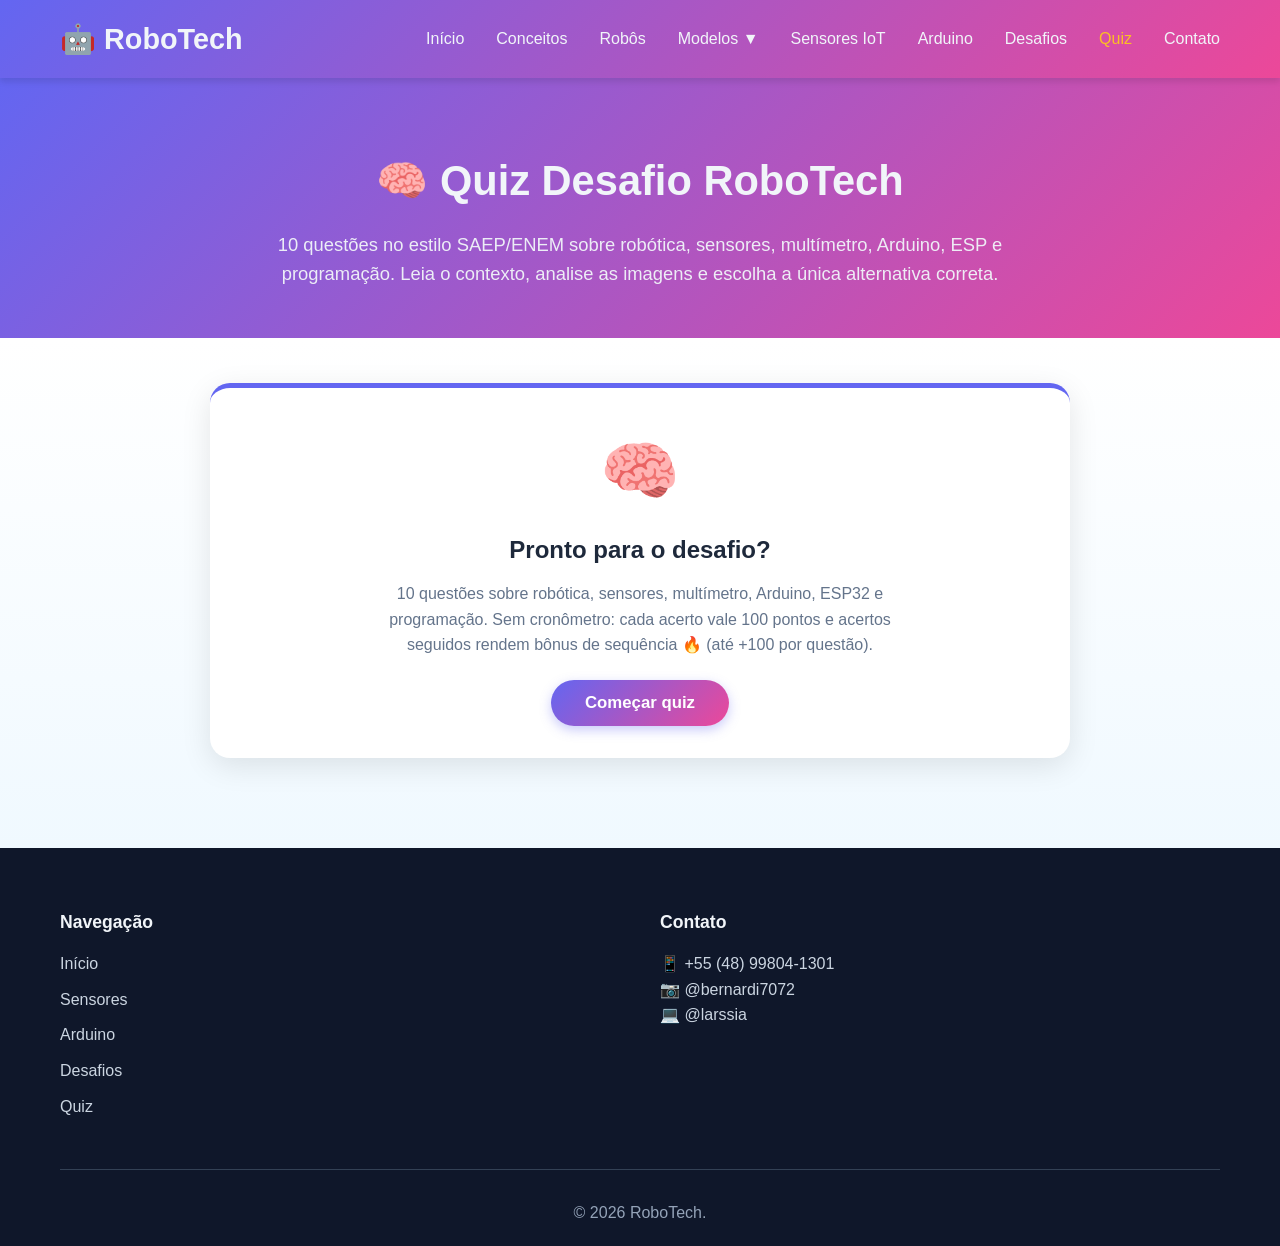
<file: html/quiz.html>
<!DOCTYPE html>
<html lang="pt-BR">

<head>
    <meta charset="UTF-8">
    <meta name="viewport" content="width=device-width, initial-scale=1.0">
    <meta name="description"
        content="RoboTech - Quiz de robótica, sensores, Arduino e ESP no estilo SAEP/ENEM.">
    <link rel="shortcut icon" href="../assets/img/incons.png" type="image/x-icon">
    <link rel="stylesheet" href="../assets/css/styles.css">
    <link rel="stylesheet" href="../assets/css/sensores.css">
    <link rel="stylesheet" href="../assets/css/quiz.css">
    <title>Quiz SAEP/ENEM - RoboTech</title>
</head>

<body>

    <!-- CABEÇALHO E MENU DE NAVEGAÇÃO -->
    <header>
        <nav class="navbar">
            <div class="container">

                <div class="logo">
                    <h1>🤖 RoboTech</h1>
                </div>

                <ul class="nav-menu">
                    <li><a href="../index.html">Início</a></li>
                    <li><a href="../index.html#conceitos">Conceitos</a></li>
                    <li><a href="../index.html#robo-list">Robôs</a></li>

                    <li class="dropdown">
                        <a href="#">Modelos ▼</a>

                        <div class="dropdown-content">
                            <a href="./cartesiano.html">Robô Cartesiano</a>
                            <a href="./scara.html">Robô SCARA</a>
                            <a href="./articulado.html">Robô Articulado</a>
                            <a href="./cilindrico.html">Robô Cilíndrico</a>
                            <a href="./delta.html">Robô Delta</a>
                            <a href="./polar.html">Robô Polar</a>
                            <a href="./colaborativo.html">Robô Colaborativo</a>
                        </div>
                    </li>

                    <li><a href="./sensores.html">Sensores IoT</a></li>
                    <li><a href="./arduino.html">Arduino</a></li>
                    <li><a href="./desafios.html">Desafios</a></li>
                    <li><a href="./quiz.html" class="active">Quiz</a></li>
                    <li><a href="../index.html#contato">Contato</a></li>
                </ul>

                <div class="hamburger" id="hamburger">
                    <span></span>
                    <span></span>
                    <span></span>
                </div>

            </div>
        </nav>
    </header>

    <!-- HERO DA PÁGINA -->
    <section class="page-hero">
        <div class="container">
            <h1>🧠 Quiz Desafio RoboTech</h1>
            <p>10 questões no estilo SAEP/ENEM sobre robótica, sensores, multímetro, Arduino, ESP e programação.
                Leia o contexto, analise as imagens e escolha a única alternativa correta.</p>
        </div>
    </section>

    <section class="quiz-section">
        <div class="container">
            <div id="quiz-app" class="quiz-box" aria-live="polite"></div>
        </div>
    </section>

    <!-- RODAPÉ -->
    <footer id="contato">

        <div class="container">

            <div class="footer-content">

                <div class="footer-section">

                    <h4>Navegação</h4>

                    <ul>
                        <li><a href="../index.html">Início</a></li>
                        <li><a href="./sensores.html">Sensores</a></li>
                        <li><a href="./arduino.html">Arduino</a></li>
                        <li><a href="./desafios.html">Desafios</a></li>
                        <li><a href="./quiz.html">Quiz</a></li>
                    </ul>

                </div>

                <div class="footer-section">

                    <h4>Contato</h4>

                    <a href="https://wa.me/5548998041301" target="_blank">
                        📱 +55 (48) 99804-1301
                    </a>

                    <br>

                    <a href="https://www.instagram.com/bernardi7072/" target="_blank">
                        📷 @bernardi7072
                    </a>

                    <br>

                    <a href="https://github.com/larssia" target="_blank">
                        💻 @larssia
                    </a>

                </div>

            </div>

            <div class="footer-bottom">
                <p>&copy; 2026 RoboTech.</p>
            </div>

        </div>

    </footer>

    <!-- SCRIPTS -->
    <script src="../assets/js/main.js"></script>
    <script src="../assets/js/quiz.js"></script>

</body>

</html>
</file>
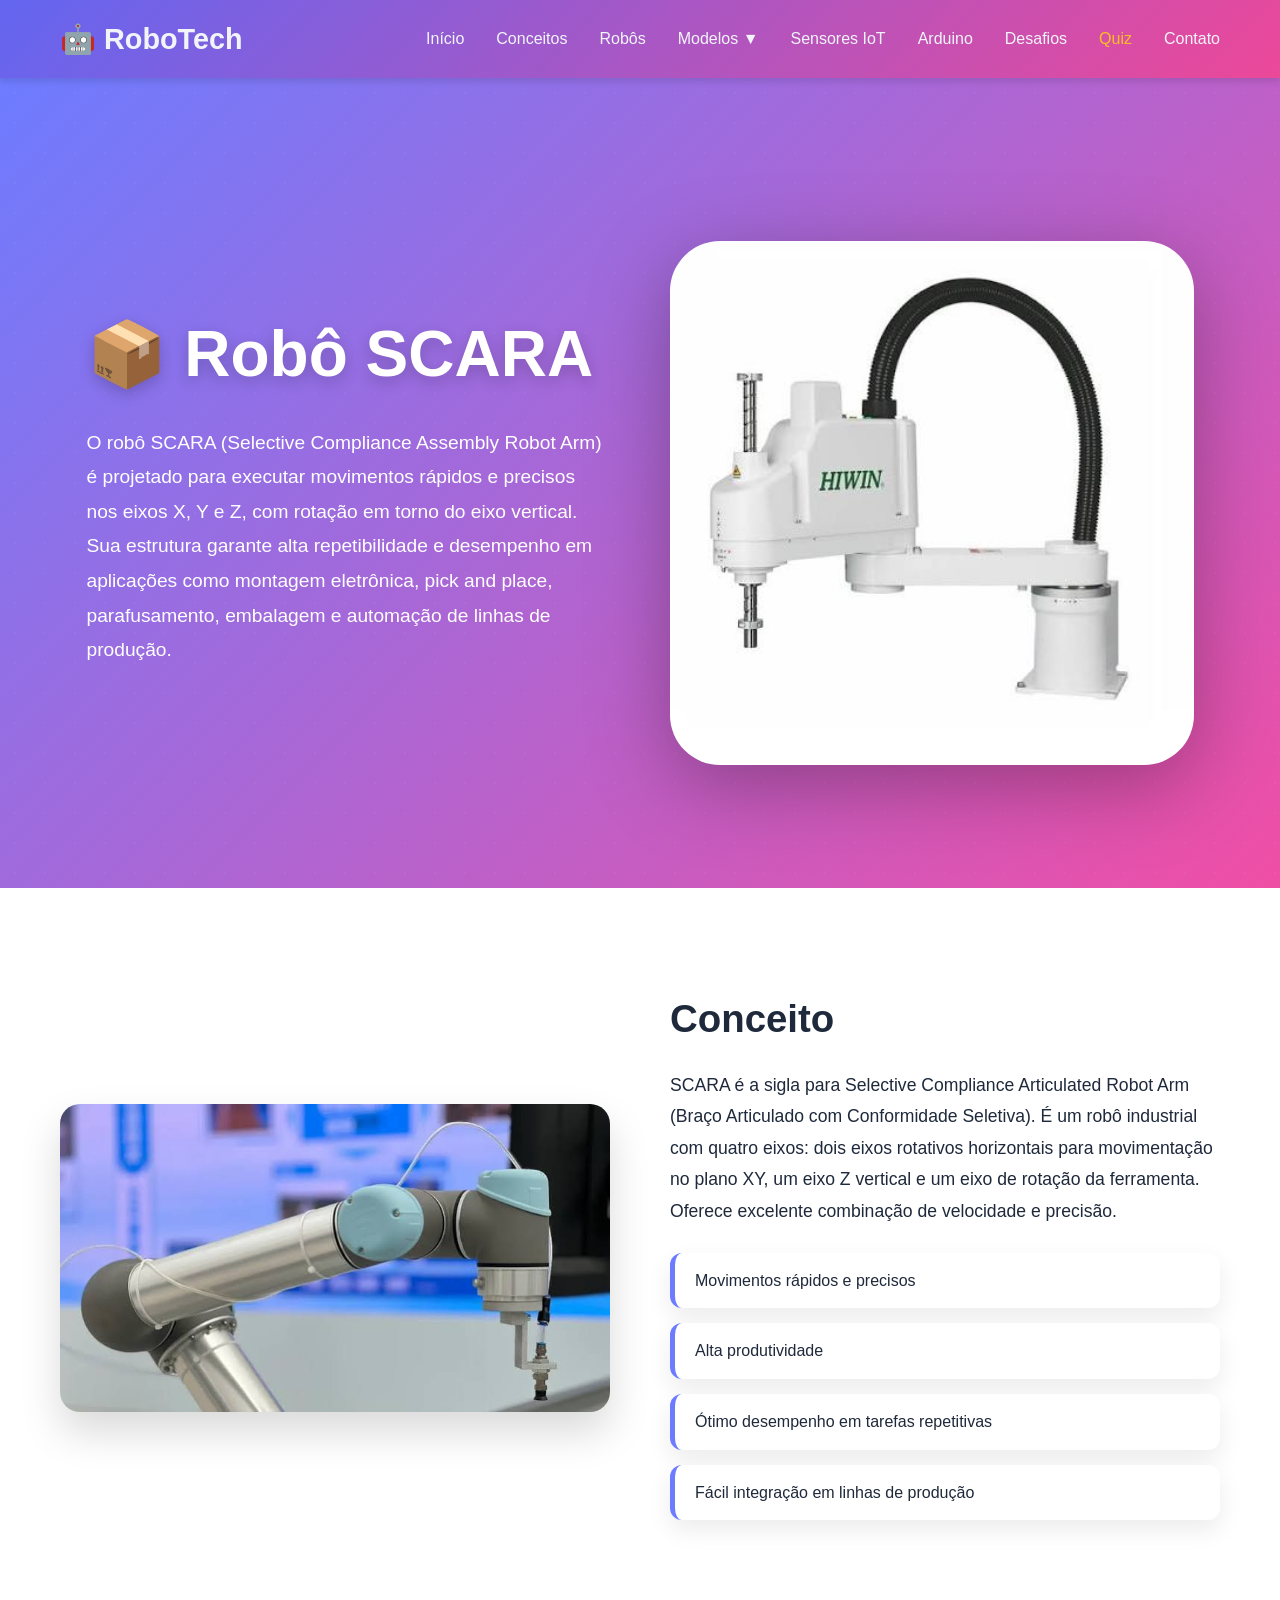
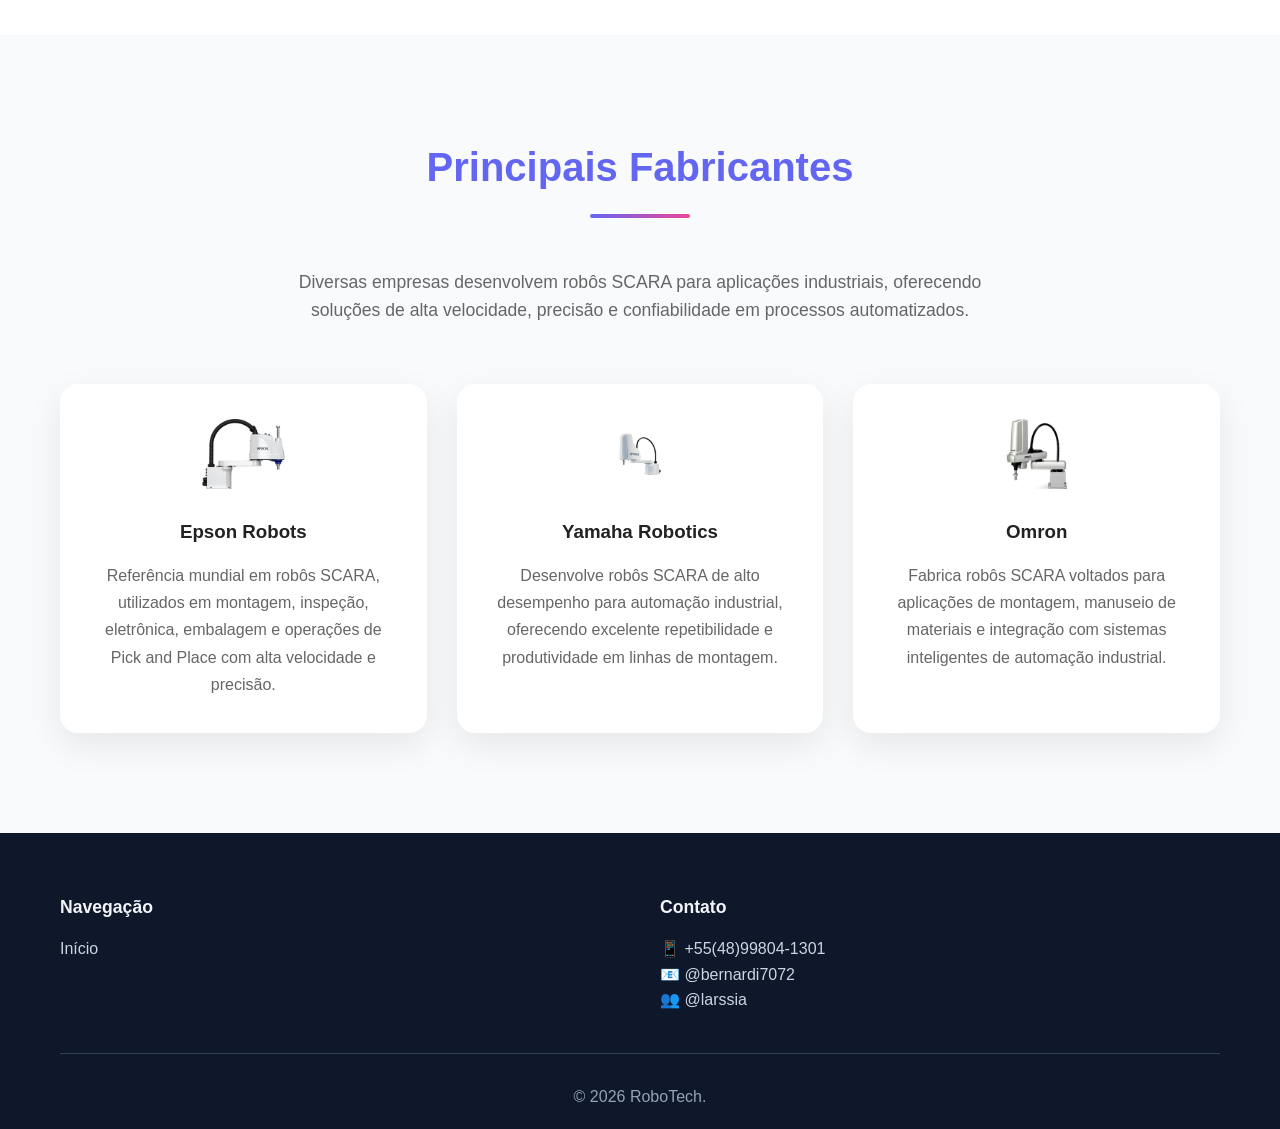
<file: html/scara.html>
<!DOCTYPE html>
<html lang="pt-BR">

<head>
    <meta charset="UTF-8">
    <meta name="viewport" content="width=device-width, initial-scale=1.0">
    <link rel="shortcut icon" href="../assets/img/incons.png" type="image/x-icon">
    <link rel="stylesheet" href="../assets/css/scara.css">
    <title>Robô SCARA - RoboTech</title>
</head>

<body>
    <!-- CABEÇALHO E MENU DE NAVEGAÇÃO -->
    <header>
        <nav class="navbar">
            <div class="container">
                <div class="logo">
                    <h1>🤖 RoboTech</h1>
                </div>
                <ul class="nav-menu">
                    <li><a href="../index.html">Início</a></li>
                    <li><a href="../index.html#conceitos">Conceitos</a></li>
                    <li><a href="../index.html#robo-list">Robôs</a></li>

                    <li class="dropdown">
                        <a href="#">Modelos ▼</a>

                        <div class="dropdown-content">
                            <a href="./cartesiano.html">Robô Cartesiano</a>
                            <a href="./scara.html">Robô SCARA</a>
                            <a href="./articulado.html">Robô Articulado</a>
                            <a href="./cilindrico.html">Robô Cilíndrico</a>
                            <a href="./delta.html">Robô Delta</a>
                            <a href="./polar.html">Robô Polar</a>
                            <a href="./colaborativo.html">Robô Colaborativo</a>
                        </div>
                    </li>

                    <li><a href="./sensores.html">Sensores IoT</a></li>
                    <li><a href="./arduino.html">Arduino</a></li>
                    <li><a href="./desafios.html">Desafios</a></li>
                    <li><a href="./quiz.html" class="active">Quiz</a></li>
                    <li><a href="../index.html#contato">Contato</a></li>
                </ul>
                <div class="hamburger" id="hamburger">
                    <span></span>
                    <span></span>
                    <span></span>
                </div>
            </div>
        </nav>
    </header>

    <section class="robot-hero">

        <div class="hero-background"></div>

        <div class="container robot-hero-content">

            <div class="robot-info">

                <h1>📦 Robô SCARA</h1>

                <p>
                    O robô SCARA (Selective Compliance Assembly Robot Arm) é projetado para executar movimentos rápidos
                    e precisos nos eixos X, Y e Z, com rotação em torno do eixo vertical. Sua estrutura garante alta
                    repetibilidade e desempenho em aplicações como montagem eletrônica, pick and place, parafusamento,
                    embalagem e automação de linhas de produção.
                </p>

            </div>

            <div class="robot-image">

                <img src="../assets/img/scara.png" alt="Robô SCARA">

            </div>

        </div>

    </section>

    <section class="content-section" id="conceito">

        <div class="container split">

            <div class="content-image">
                <img src="../assets/img/scara2.png" alt="">
            </div>

            <div class="content-text">

                <h2>Conceito</h2>

                <p>
                    SCARA é a sigla para Selective Compliance Articulated Robot Arm (Braço Articulado com Conformidade
                    Seletiva).
                    É um robô industrial com quatro eixos: dois eixos rotativos horizontais para movimentação no plano
                    XY,
                    um eixo Z vertical e um eixo de rotação da ferramenta. Oferece excelente combinação de velocidade e
                    precisão.
                </p>

                <ul class="check-list">
                    <li>Movimentos rápidos e precisos</li>
                    <li>Alta produtividade</li>
                    <li>Ótimo desempenho em tarefas repetitivas</li>
                    <li>Fácil integração em linhas de produção</li>
                </ul>

            </div>

        </div>
    </section>
    <section class="fabricantes">

        <div class="container">

            <h2 class="section-title">Principais Fabricantes</h2>

            <p class="section-subtitle">
                Diversas empresas desenvolvem robôs SCARA para aplicações industriais,
                oferecendo soluções de alta velocidade, precisão e confiabilidade em
                processos automatizados.
            </p>

            <div class="fabricantes-grid">

                <!-- Epson -->
                <div class="fabricante-card">
                    <img src="../assets/img/scara_epson.png" alt="Epson">

                    <h3>Epson Robots</h3>

                    <p>
                        Referência mundial em robôs SCARA, utilizados em montagem,
                        inspeção, eletrônica, embalagem e operações de Pick and Place
                        com alta velocidade e precisão.
                    </p>
                </div>

                <!-- Yamaha -->
                <div class="fabricante-card">
                    <img src="../assets/img/scara_yamaha.png" alt="Yamaha ">

                    <h3>Yamaha Robotics</h3>

                    <p>
                        Desenvolve robôs SCARA de alto desempenho para automação
                        industrial, oferecendo excelente repetibilidade e produtividade
                        em linhas de montagem.
                    </p>
                </div>

                <!-- Omron -->
                <div class="fabricante-card">
                    <img src="../assets/img/scara_omron.png" alt="Omron">

                    <h3>Omron</h3>

                    <p>
                        Fabrica robôs SCARA voltados para aplicações de montagem,
                        manuseio de materiais e integração com sistemas inteligentes de
                        automação industrial.
                    </p>
                </div>

            </div>

        </div>

    </section>

    <!-- RODAPÉ -->
    <footer id="contato">
        <div class="container">
            <div class="footer-content">
                <div class="footer-section">
                    <h4>Navegação</h4>
                    <ul>
                        <li><a href="../index.html">Início</a></li>
                    </ul>
                </div>
                <div class="footer-section">
                    <h4>Contato</h4>
                    <a href="https://wa.me/5548998041301" target="_blank">📱 +55(48)99804-1301</a><br>
                    <a href="https://www.instagram.com/bernardi7072/">📧 @bernardi7072</a><br>
                    <a href="https://github.com/larssia">👥 @larssia</a>
                </div>
            </div>
            <div class="footer-bottom">
                <p>&copy; 2026 RoboTech.</p>
            </div>
        </div>
    </footer>
    <script src="../assets/js/main.js"></script>
</body>

</html>
</file>
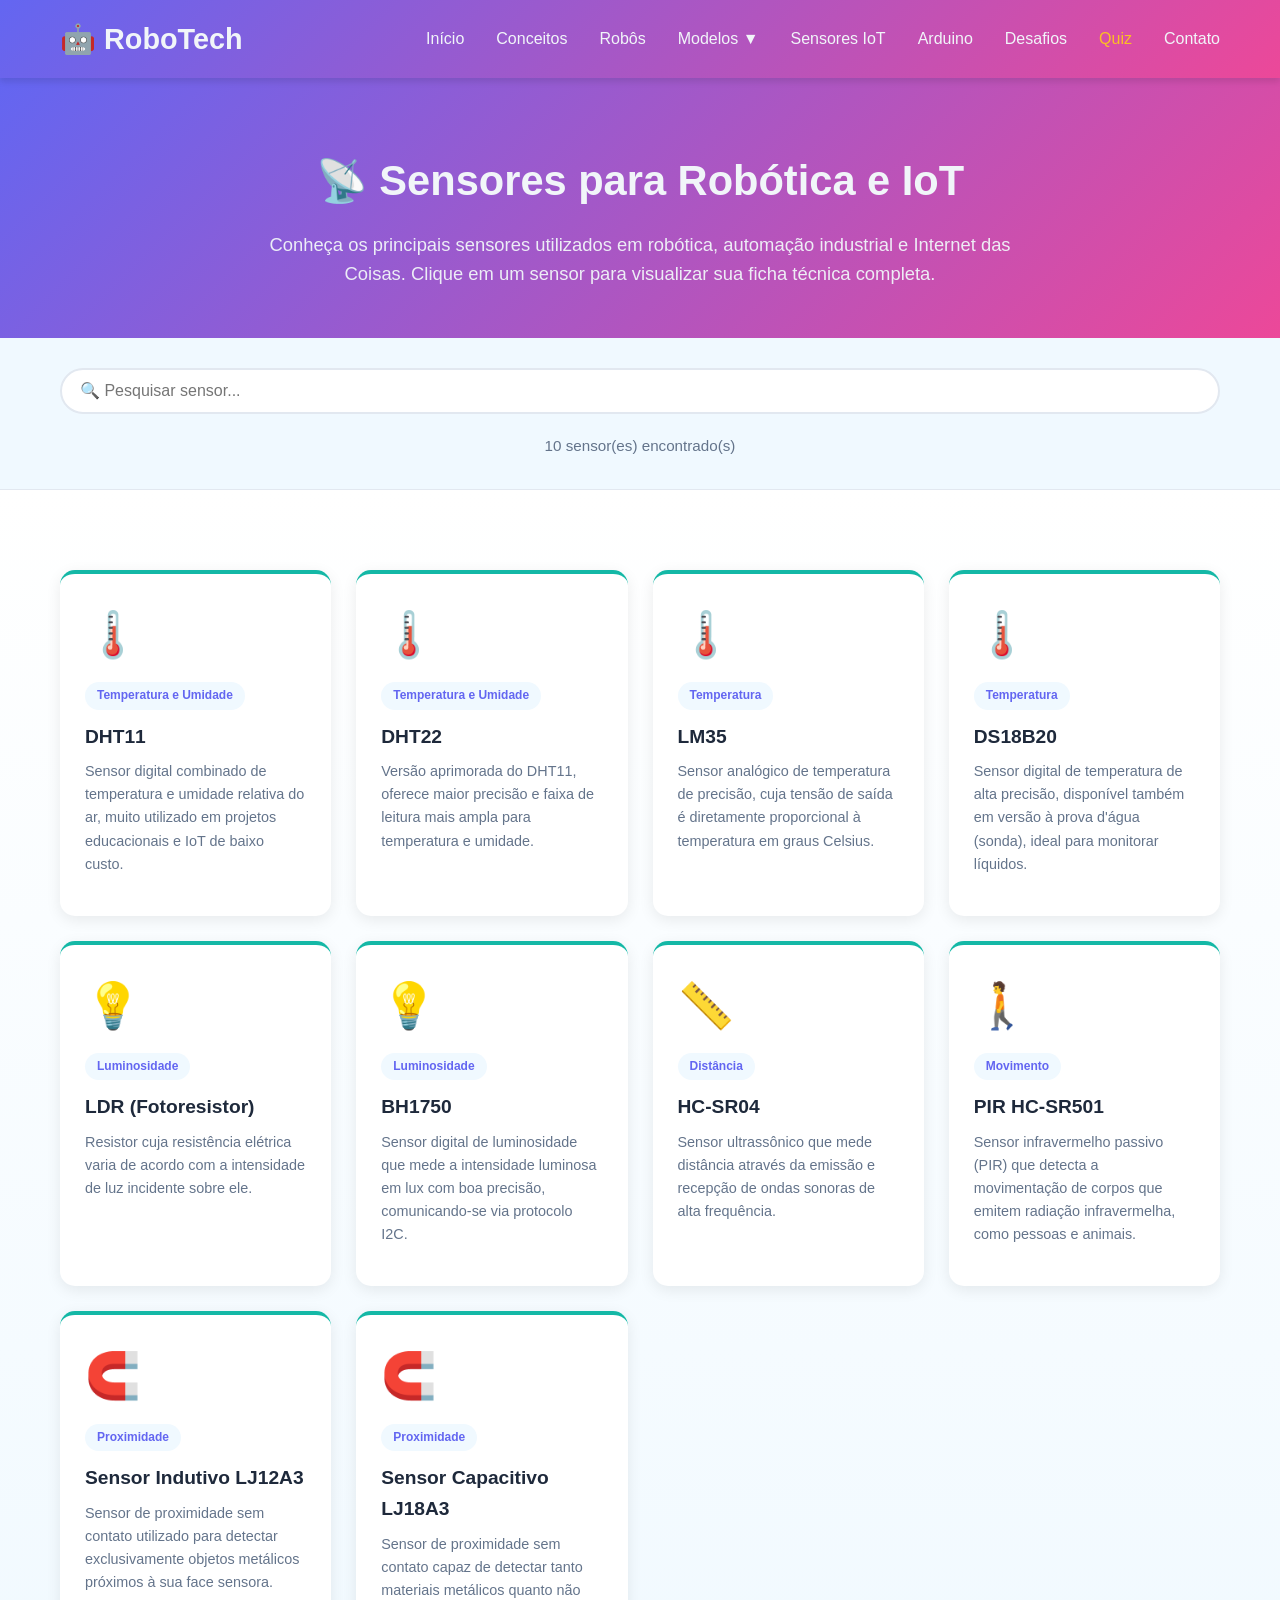
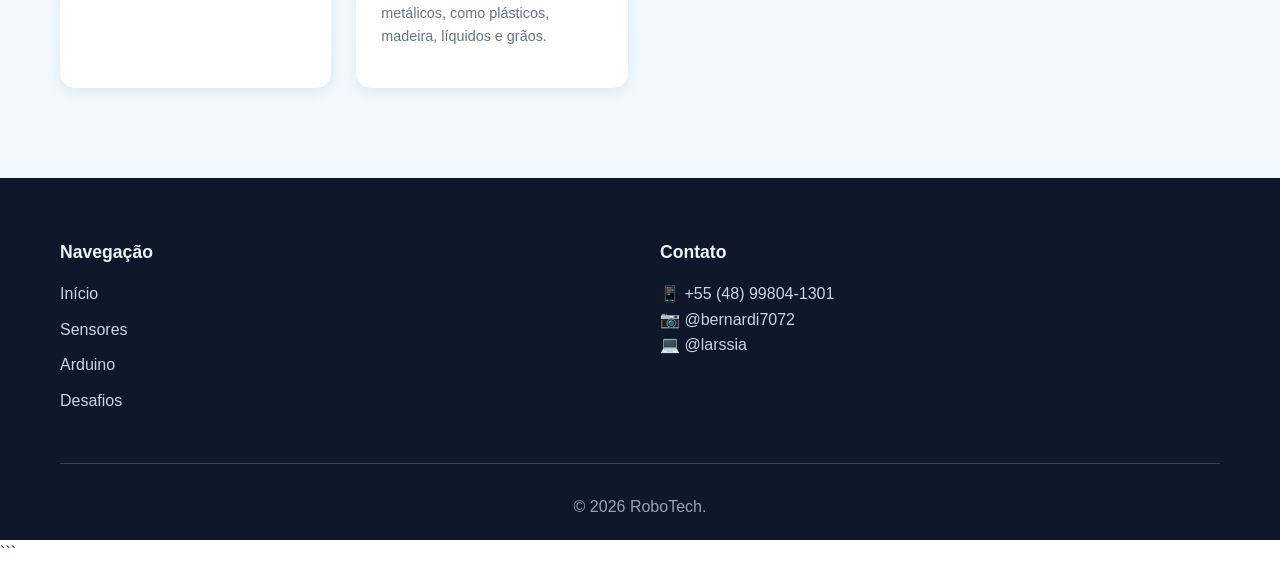
<file: html/sensores.html>
<!DOCTYPE html>
<html lang="pt-BR">

<head>
    <meta charset="UTF-8">
    <meta name="viewport" content="width=device-width, initial-scale=1.0">
    <link rel="shortcut icon" href="../assets/img/incons.png" type="image/x-icon">
    <link rel="stylesheet" href="../assets/css/styles.css">
    <link rel="stylesheet" href="../assets/css/sensores.css">
    <script src="../assets/js/main.js"defer></script>
    <script src="../assets/js/sensores-data.js"defer></script>
    <script src="../assets/js/sensores.js"defer></script>

    <title>Sensores IoT - RoboTech</title>
</head>

<body>

    <!-- CABEÇALHO -->
    <header>
        <nav class="navbar">
            <div class="container">

                <div class="logo">
                    <h1>🤖 RoboTech</h1>
                </div>

                <ul class="nav-menu">
                    <li><a href="../index.html">Início</a></li>
                    <li><a href="../index.html#conceitos">Conceitos</a></li>
                    <li><a href="../index.html#robo-list">Robôs</a></li>

                    <li class="dropdown">
                        <a href="#">Modelos ▼</a>

                        <div class="dropdown-content">
                            <a href="./cartesiano.html">Robô Cartesiano</a>
                            <a href="./scara.html">Robô SCARA</a>
                            <a href="./articulado.html">Robô Articulado</a>
                            <a href="./cilindrico.html">Robô Cilíndrico</a>
                            <a href="./delta.html">Robô Delta</a>
                            <a href="./polar.html">Robô Polar</a>
                            <a href="./colaborativo.html">Robô Colaborativo</a>
                        </div>
                    </li>

                    <li><a href="./sensores.html">Sensores IoT</a></li>
                    <li><a href="./arduino.html">Arduino</a></li>
                    <li><a href="./desafios.html">Desafios</a></li>
                    <li><a href="./quiz.html" class="active">Quiz</a></li>
                    <li><a href="../index.html#contato">Contato</a></li>
                </ul>

                <div class="hamburger" id="hamburger">
                    <span></span>
                    <span></span>
                    <span></span>
                </div>

            </div>
        </nav>
    </header>

    <!-- TÍTULO -->
    <section class="page-hero">
        <div class="container">

            <h1>📡 Sensores para Robótica e IoT</h1>

            <p>
                Conheça os principais sensores utilizados em robótica,
                automação industrial e Internet das Coisas. Clique em um
                sensor para visualizar sua ficha técnica completa.
            </p>

        </div>
    </section>

    <!-- PESQUISA -->
    <section class="filtro-sensores">

        <div class="container">

            <div class="filtro-container">

                <input
                    type="text"
                    id="busca-sensor"
                    placeholder="🔍 Pesquisar sensor..."
                >

            </div>

            <p id="contador-resultados" class="contador-resultados"></p>

        </div>

    </section>

    <!-- LISTA DOS SENSORES -->
    <section class="sensores-section">

        <div class="container">

            <div id="sensores-grid" class="sensores-grid">

                <!-- Os 10 sensores serão inseridos pelo sensores.js -->

            </div>

        </div>

    </section>

    <!-- MODAL -->
    <div id="modal-sensor" class="modal-overlay">

        <div id="modal-box" class="modal-box">

            <!-- Conteúdo carregado via JavaScript -->

        </div>

    </div>

    <!-- RODAPÉ -->
    <footer id="contato">

        <div class="container">

            <div class="footer-content">

                <div class="footer-section">

                    <h4>Navegação</h4>

                    <ul>
                        <li><a href="../index.html">Início</a></li>
                        <li><a href="./sensores.html">Sensores</a></li>
                        <li><a href="./arduino.html">Arduino</a></li>
                        <li><a href="./desafios.html">Desafios</a></li>
                    </ul>

                </div>

                <div class="footer-section">

                    <h4>Contato</h4>

                    <a href="https://wa.me/5548998041301" target="_blank">
                        📱 +55 (48) 99804-1301
                    </a>

                    <br>

                    <a href="https://www.instagram.com/bernardi7072/" target="_blank">
                        📷 @bernardi7072
                    </a>

                    <br>

                    <a href="https://github.com/larssia" target="_blank">
                        💻 @larssia
                    </a>

                </div>

            </div>

            <div class="footer-bottom">
                <p>&copy; 2026 RoboTech.</p>
            </div>

        </div>

    </footer>


</body>

</html>
```
</file>
<file: assets/css/styles.css>
/* ================================================
   ESTILOS GERAIS - RoboTech
   Design Moderno, Responsivo e Interativo
   ================================================ */

/* VARIÁVEIS CSS - Definição de cores e tamanhos */
:root {
    --primary-color: #6366f1;      /* Índigo vibrante */
    --secondary-color: #ec4899;    /* Rosa/Magenta */
    --accent-color: #14b8a6;       /* Teal/Verde água */
    --dark-bg: #0f172a;            /* Azul muito escuro */
    --light-bg: #f0f9ff;           /* Azul muito claro */
    --text-dark: #1e293b;          /* Cinza escuro */
    --text-light: #f1f5f9;         /* Cinza claro */
    --border-color: #e2e8f0;       /* Cinza neutro */
    --transition: all 0.3s ease;
}

/* RESET E ESTILOS BASE */
* {
    margin: 0;
    padding: 0;
    box-sizing: border-box;
}

html {
    scroll-behavior: smooth;
}

body {
    font-family: 'Segoe UI', Tahoma, Geneva, Verdana, sans-serif;
    line-height: 1.6;
    color: var(--text-dark);
    background-color: #ffffff;
    overflow-x: hidden;
}

/* CONTAINER RESPONSIVO */
.container {
    max-width: 1200px;
    margin: 0 auto;
    padding: 0 20px;
}

/* ================================================
   CABEÇALHO E NAVEGAÇÃO
   ================================================ */
header {
    background: linear-gradient(135deg, var(--primary-color), var(--secondary-color));
    box-shadow: 0 4px 6px rgba(0, 0, 0, 0.1);
    position: sticky;
    top: 0;
    z-index: 1000;
}

.navbar {
    padding: 1rem 0;
}

.navbar .container {
    display: flex;
    justify-content: space-between;
    align-items: center;
}

.logo h1 {
    color: var(--text-light);
    font-size: 1.8rem;
    font-weight: 700;
}

/* MENU PRINCIPAL */
.nav-menu {
    display: flex;
    list-style: none;
    gap: 2rem;
    align-items: center;
}

.nav-menu a {
    color: var(--text-light);
    text-decoration: none;
    font-weight: 500;
    transition: var(--transition);
    position: relative;
}

.nav-menu a:hover {
    color: #fbbf24;
}

.nav-menu a::after {
    content: '';
    position: absolute;
    width: 0;
    height: 2px;
    bottom: -5px;
    left: 0;
    background-color: #fbbf24;
    transition: width 0.3s ease;
}

.nav-menu a:hover::after {
    width: 100%;
}

.nav-menu a.active {
    color: #fbbf24;
}

/* DROPDOWN MENU */
.dropdown {
    position: relative;
}

.dropdown-content {
    display: none;
    position: absolute;
    background-color: var(--dark-bg);
    min-width: 200px;
    box-shadow: 0 8px 16px rgba(0, 0, 0, 0.2);
    padding: 12px 16px;
    z-index: 1001;
    border-radius: 8px;
    top: 100%;
    left: 0;
    margin-top: 0.5rem;
}

.dropdown-content a {
    color: var(--text-light);
    padding: 12px 16px;
    text-decoration: none;
    display: block;
    transition: var(--transition);
}

.dropdown-content a:hover {
    background-color: var(--primary-color);
    border-radius: 4px;
}

.dropdown:hover .dropdown-content {
    display: block;
}

/* HAMBURGER MENU (Mobile) */
.hamburger {
    display: none;
    flex-direction: column;
    cursor: pointer;
    gap: 5px;
}

.hamburger span {
    width: 25px;
    height: 3px;
    background-color: var(--text-light);
    border-radius: 3px;
    transition: var(--transition);
}

.hamburger.active span:nth-child(1) {
    transform: rotate(45deg) translate(10px, 10px);
}

.hamburger.active span:nth-child(2) {
    opacity: 0;
}

.hamburger.active span:nth-child(3) {
    transform: rotate(-45deg) translate(7px, -7px);
}

/* MENU RESPONSIVO (Mobile) */
@media (max-width: 900px) {
    .hamburger {
        display: flex;
    }

    .nav-menu {
        position: absolute;
        top: 100%;
        left: 0;
        width: 100%;
        flex-direction: column;
        background: var(--dark-bg);
        padding: 20px 0;
        gap: 0;
        max-height: 0;
        overflow: hidden;
        transition: max-height 0.35s ease;
    }

    .nav-menu.show {
        max-height: 600px;
    }

    .nav-menu li {
        width: 100%;
        text-align: center;
    }

    .nav-menu a {
        display: block;
        padding: 14px 20px;
    }

    .dropdown-content {
        position: static;
        display: none;
        background-color: rgba(255, 255, 255, 0.05);
        box-shadow: none;
        margin-top: 0;
        border-radius: 0;
    }

    .dropdown:hover .dropdown-content,
    .dropdown.open .dropdown-content {
        display: block;
    }
}

/* ================================================
   HERO SECTION
   ================================================ */
.hero {
    min-height: 600px;
    background: linear-gradient(135deg, var(--primary-color) 0%, var(--secondary-color) 100%);
    display: flex;
    align-items: center;
    justify-content: center;
    color: var(--text-light);
    text-align: center;
    position: relative;
    overflow: hidden;
}

.hero::before {
    content: '';
    position: absolute;
    top: 0;
    left: 0;
    right: 0;
    bottom: 0;
    background: url("data:image/svg+xml,%3Csvg width='60' height='60' viewBox='0 0 60 60' xmlns='http://www.w3.org/2000/svg'%3E%3Cg fill='none' fill-rule='evenodd'%3E%3Cg fill='%23ffffff' fill-opacity='0.1'%3E%3Cpath d='M36 34v-4h-2v4h-4v2h4v4h2v-4h4v-2h-4zm0-30V0h-2v4h-4v2h4v4h2V6h4V4h-4zM6 34v-4H4v4H0v2h4v4h2v-4h4v-2H6zM6 4V0H4v4H0v2h4v4h2V6h4V4H6z'/%3E%3C/g%3E%3C/g%3E%3C/svg%3E");
    opacity: 0.5;
}

.hero-content {
    position: relative;
    z-index: 1;
    max-width: 800px;
}

.hero h2 {
    font-size: 3.5rem;
    font-weight: 800;
    margin-bottom: 1rem;
    text-shadow: 2px 2px 4px rgba(0, 0, 0, 0.2);
}

.hero p {
    font-size: 1.5rem;
    margin-bottom: 2rem;
    font-weight: 300;
    text-shadow: 1px 1px 2px rgba(0, 0, 0, 0.1);
}

/* ================================================
   BOTÕES
   ================================================ */
.btn-primary,
.btn-secondary {
    padding: 12px 30px;
    border: none;
    border-radius: 50px;
    font-size: 1rem;
    font-weight: 600;
    cursor: pointer;
    transition: var(--transition);
    text-decoration: none;
    display: inline-block;
}

.btn-primary {
    background: linear-gradient(135deg, var(--accent-color), var(--primary-color));
    color: white;
    box-shadow: 0 4px 15px rgba(20, 184, 166, 0.3);
}

.btn-primary:hover {
    transform: translateY(-2px);
    box-shadow: 0 6px 20px rgba(20, 184, 166, 0.4);
}

.btn-secondary {
    background-color: var(--accent-color);
    color: white;
    border: 2px solid var(--accent-color);
}

.btn-secondary:hover {
    background-color: transparent;
    color: var(--accent-color);
}

/* ================================================
   SEÇÃO DE CONCEITOS
   ================================================ */
.conceitos {
    padding: 80px 0;
    background-color: var(--light-bg);
}

.section-title {
    text-align: center;
    font-size: 2.5rem;
    margin-bottom: 50px;
    color: var(--primary-color);
    position: relative;
}

.section-title::after {
    content: '';
    display: block;
    width: 100px;
    height: 4px;
    background: linear-gradient(90deg, var(--primary-color), var(--secondary-color));
    margin: 15px auto;
    border-radius: 2px;
}

.conceitos-grid {
    display: grid;
    grid-template-columns: repeat(auto-fit, minmax(280px, 1fr));
    gap: 30px;
    margin-bottom: 50px;
}

.concept-card {
    background: white;
    padding: 30px;
    border-radius: 15px;
    box-shadow: 0 4px 15px rgba(0, 0, 0, 0.08);
    transition: var(--transition);
    text-align: center;
    border-top: 4px solid var(--primary-color);
}

.concept-card:nth-child(2) {
    border-top-color: var(--secondary-color);
}

.concept-card:nth-child(3) {
    border-top-color: var(--accent-color);
}

.concept-card:nth-child(4) {
    border-top-color: #f59e0b;
}

.concept-card:hover {
    transform: translateY(-10px);
    box-shadow: 0 10px 30px rgba(0, 0, 0, 0.15);
}

.concept-card .icon {
    font-size: 3rem;
    margin-bottom: 15px;
}

.concept-card h3 {
    color: var(--text-dark);
    margin-bottom: 15px;
    font-size: 1.3rem;
}

.concept-card p {
    color: #64748b;
    line-height: 1.8;
    font-size: 0.95rem;
}

/* ================================================
   SEÇÃO DE ROBÔS
   ================================================ */
.robo-section {
    padding: 80px 0;
    background: linear-gradient(180deg, #ffffff 0%, var(--light-bg) 100%);
}

.robo-grid {
    display: grid;
    grid-template-columns: repeat(auto-fit, minmax(300px, 1fr));
    gap: 30px;
}

.robo-card {
    background: white;
    border-radius: 15px;
    padding: 30px;
    text-align: center;
    box-shadow: 0 4px 15px rgba(0, 0, 0, 0.08);
    transition: var(--transition);
    cursor: pointer;
    border: 2px solid transparent;
}

.robo-card:hover {
    transform: translateY(-15px) rotate(2deg);
    box-shadow: 0 15px 40px rgba(0, 0, 0, 0.15);
    border-color: var(--primary-color);
}

.robo-card .robo-icon {
    font-size: 3.5rem;
    margin-bottom: 15px;
    display: inline-block;
    animation: float 3s ease-in-out infinite;
}

.robo-card:nth-child(1) .robo-icon { animation-delay: 0s; }
.robo-card:nth-child(2) .robo-icon { animation-delay: 0.2s; }
.robo-card:nth-child(3) .robo-icon { animation-delay: 0.4s; }
.robo-card:nth-child(4) .robo-icon { animation-delay: 0.6s; }
.robo-card:nth-child(5) .robo-icon { animation-delay: 0.8s; }
.robo-card:nth-child(6) .robo-icon { animation-delay: 1s; }
.robo-card:nth-child(7) .robo-icon { animation-delay: 1.2s; }

@keyframes float {
    0%, 100% { transform: translateY(0px); }
    50% { transform: translateY(-20px); }
}

.robo-card h3 {
    color: var(--text-dark);
    margin-bottom: 12px;
    font-size: 1.4rem;
}

.robo-card p {
    color: #64748b;
    margin-bottom: 20px;
    font-size: 0.95rem;
}

.robo-card .btn-secondary {
    width: 100%;
    text-align: center;
}

/* ================================================
   RODAPÉ
   ================================================ */
footer {
    background: var(--dark-bg);
    color: var(--text-light);
    padding: 60px 0 20px;
}

.footer-content {
    display: grid;
    grid-template-columns: repeat(auto-fit, minmax(250px, 1fr));
    gap: 40px;
    margin-bottom: 40px;
}

.footer-section h4 {
    margin-bottom: 15px;
    font-size: 1.1rem;
}

.footer-section p {
    color: #cbd5e1;
    line-height: 1.8;
}

.footer-section ul {
    list-style: none;
}

.footer-section ul li {
    margin-bottom: 10px;
}

.footer-section a {
    color: #cbd5e1;
    text-decoration: none;
    transition: var(--transition);
}

.footer-section a:hover {
    color: var(--accent-color);
    padding-left: 5px;
}

.footer-bottom {
    text-align: center;
    padding-top: 30px;
    border-top: 1px solid #334155;
    color: #94a3b8;
}


/* ================================================
   PÁGINAS DE DETALHES DOS ROBÔS
   ================================================ */
.robot-detail {
    padding: 60px 0;
    min-height: calc(100vh - 200px);
}

.detail-header {
    background: linear-gradient(135deg, var(--primary-color), var(--secondary-color));
    color: white;
    padding: 40px 0;
    margin-bottom: 40px;
    border-radius: 10px;
}

.detail-header h1 {
    font-size: 2.5rem;
    margin-bottom: 10px;
}

.robot-content {
    display: grid;
    grid-template-columns: 1fr 1fr;
    gap: 40px;
    margin-bottom: 40px;
}

.robot-content h2 {
    color: var(--primary-color);
    margin: 30px 0 15px;
    font-size: 1.5rem;
}

.robot-content p {
    color: #64748b;
    line-height: 1.8;
    margin-bottom: 15px;
}

.robot-content ul {
    list-style-position: inside;
    color: #64748b;
    line-height: 1.8;
}

.robot-content li {
    margin-bottom: 10px;
}

.models-section {
    margin-top: 60px;
}

.models-grid {
    display: grid;
    grid-template-columns: repeat(auto-fit, minmax(300px, 1fr));
    gap: 30px;
}

.model-card {
    border: 2px solid var(--border-color);
    border-radius: 10px;
    padding: 25px;
    background: white;
    transition: var(--transition);
}

.model-card:hover {
    border-color: var(--primary-color);
    box-shadow: 0 10px 30px rgba(99, 102, 241, 0.1);
}

.model-card h3 {
    color: var(--secondary-color);
    margin-bottom: 10px;
}

.model-card p {
    color: #64748b;
    font-size: 0.95rem;
}
</file>
<file: assets/css/sensores.css>
/* ================================================
   ESTILOS - Catálogo de Sensores e Página Arduino
   Reutiliza as variáveis de cor definidas em styles.css
   ================================================ */

/* ---------- HERO DAS PÁGINAS INTERNAS ---------- */
.page-hero {
    background: linear-gradient(135deg, var(--primary-color), var(--secondary-color));
    color: var(--text-light);
    padding: 70px 0 50px;
    text-align: center;
}

.page-hero h1 {
    font-size: 2.6rem;
    margin-bottom: 15px;
}

.page-hero p {
    font-size: 1.15rem;
    max-width: 750px;
    margin: 0 auto;
    opacity: 0.95;
}

/* ---------- FILTRO / BUSCA DE SENSORES ---------- */
.filtro-sensores {
    background-color: var(--light-bg);
    padding: 30px 0;
    position: sticky;
    top: 74px;
    z-index: 500;
    border-bottom: 1px solid var(--border-color);
}

.filtro-container {
    display: flex;
    flex-wrap: wrap;
    gap: 15px;
    align-items: center;
    justify-content: space-between;
}

#busca-sensor {
    flex: 1;
    min-width: 220px;
    padding: 12px 18px;
    border: 2px solid var(--border-color);
    border-radius: 50px;
    font-size: 1rem;
    outline: none;
    transition: var(--transition);
}

#busca-sensor:focus {
    border-color: var(--primary-color);
}

.filtro-categorias {
    display: flex;
    flex-wrap: wrap;
    gap: 10px;
}

.filtro-btn {
    padding: 8px 18px;
    border-radius: 50px;
    border: 2px solid var(--primary-color);
    background: transparent;
    color: var(--primary-color);
    font-weight: 600;
    font-size: 0.85rem;
    cursor: pointer;
    transition: var(--transition);
    white-space: nowrap;
}

.filtro-btn:hover {
    background: var(--primary-color);
    color: white;
}

.filtro-btn.active {
    background: var(--primary-color);
    color: white;
}

.contador-resultados {
    text-align: center;
    color: #64748b;
    padding: 20px 0 0;
    font-size: 0.95rem;
}

/* ---------- GRID DE SENSORES ---------- */
.sensores-section {
    padding: 50px 0 90px;
    background: linear-gradient(180deg, #ffffff 0%, var(--light-bg) 100%);
}

.sensores-grid {
    display: grid;
    grid-template-columns: repeat(auto-fit, minmax(270px, 1fr));
    gap: 25px;
    margin-top: 30px;
}

.sensor-card {
    background: white;
    border-radius: 15px;
    padding: 25px;
    box-shadow: 0 4px 15px rgba(0, 0, 0, 0.08);
    transition: var(--transition);
    cursor: pointer;
    border-top: 4px solid var(--accent-color);
    display: flex;
    flex-direction: column;
}

.sensor-card:hover {
    transform: translateY(-8px);
    box-shadow: 0 15px 30px rgba(0, 0, 0, 0.15);
    border-top-color: var(--secondary-color);
}

.sensor-card .sensor-icon {
    font-size: 2.8rem;
    margin-bottom: 12px;
}

.sensor-card h3 {
    color: var(--text-dark);
    font-size: 1.2rem;
    margin-bottom: 8px;
}

.sensor-card .sensor-categoria {
    display: inline-block;
    background: var(--light-bg);
    color: var(--primary-color);
    font-size: 0.75rem;
    font-weight: 700;
    padding: 4px 12px;
    border-radius: 50px;
    margin-bottom: 12px;
    width: fit-content;
}

.sensor-card p {
    color: #64748b;
    font-size: 0.9rem;
    margin-bottom: 15px;
    flex-grow: 1;
}

.sensor-card .sensor-tipo-sinal {
    font-size: 0.8rem;
    color: var(--accent-color);
    font-weight: 600;
    margin-bottom: 12px;
}

.sem-resultados {
    text-align: center;
    padding: 60px 20px;
    color: #64748b;
    font-size: 1.1rem;
    grid-column: 1 / -1;
}

/* ---------- MODAL DE DETALHES DO SENSOR ---------- */
.modal-overlay {
    display: none;
    position: fixed;
    inset: 0;
    background: rgba(15, 23, 42, 0.7);
    z-index: 2000;
    align-items: center;
    justify-content: center;
    padding: 20px;
}

.modal-overlay.active {
    display: flex;
}

.modal-box {
    background: white;
    border-radius: 18px;
    max-width: 750px;
    width: 100%;
    max-height: 88vh;
    overflow-y: auto;
    position: relative;
    animation: modalIn 0.25s ease;
}

@keyframes modalIn {
    from { opacity: 0; transform: translateY(30px); }
    to { opacity: 1; transform: translateY(0); }
}

.modal-close {
    position: absolute;
    top: 18px;
    right: 22px;
    background: none;
    border: none;
    font-size: 1.8rem;
    cursor: pointer;
    color: #94a3b8;
    line-height: 1;
    transition: var(--transition);
    z-index: 1;
}

.modal-close:hover {
    color: var(--secondary-color);
}

.modal-header {
    background: linear-gradient(135deg, var(--primary-color), var(--secondary-color));
    color: white;
    padding: 35px 40px;
    border-radius: 18px 18px 0 0;
}

.modal-header .modal-icon {
    font-size: 3rem;
    margin-bottom: 10px;
}

.modal-header h2 {
    font-size: 1.7rem;
    margin-bottom: 6px;
}

.modal-header .modal-categoria {
    background: rgba(255,255,255,0.2);
    padding: 4px 14px;
    border-radius: 50px;
    font-size: 0.8rem;
    display: inline-block;
}

.modal-body {
    padding: 30px 40px 40px;
}

.modal-body h4 {
    color: var(--primary-color);
    font-size: 1rem;
    text-transform: uppercase;
    letter-spacing: 0.5px;
    margin: 22px 0 10px;
}

.modal-body h4:first-child {
    margin-top: 0;
}

.modal-body p {
    color: #475569;
    line-height: 1.75;
}

.modal-body ul {
    color: #475569;
    line-height: 1.8;
    list-style-position: inside;
}

.modal-body .tag-sinal {
    display: inline-block;
    background: var(--light-bg);
    color: var(--accent-color);
    font-weight: 700;
    padding: 5px 14px;
    border-radius: 50px;
    font-size: 0.9rem;
}

/* ---------- PÁGINA ARDUINO ---------- */
.arduino-intro {
    padding: 60px 0;
}

.arduino-intro .split {
    display: grid;
    grid-template-columns: 1fr 1fr;
    gap: 45px;
    align-items: center;
}

.arduino-intro h2 {
    color: var(--primary-color);
    font-size: 1.8rem;
    margin-bottom: 15px;
}

.arduino-intro p {
    color: #64748b;
    line-height: 1.8;
    margin-bottom: 15px;
}

.arduino-specs {
    background: white;
    border-radius: 15px;
    padding: 30px;
    box-shadow: 0 4px 15px rgba(0, 0, 0, 0.08);
}

.arduino-specs ul {
    list-style: none;
}

.arduino-specs li {
    padding: 10px 0;
    border-bottom: 1px solid var(--border-color);
    color: #475569;
    display: flex;
    justify-content: space-between;
    font-size: 0.95rem;
}

.arduino-specs li:last-child {
    border-bottom: none;
}

.arduino-specs li strong {
    color: var(--text-dark);
}

/* ---------- EXEMPLOS DE CÓDIGO ---------- */
.exemplos-section {
    padding: 30px 0 90px;
    background: var(--light-bg);
}

.exemplos-tabs {
    display: flex;
    flex-wrap: wrap;
    gap: 10px;
    margin-bottom: 30px;
}

.tab-btn {
    padding: 10px 18px;
    border-radius: 10px;
    border: 2px solid var(--border-color);
    background: white;
    color: var(--text-dark);
    font-weight: 600;
    font-size: 0.85rem;
    cursor: pointer;
    transition: var(--transition);
}

.tab-btn:hover {
    border-color: var(--primary-color);
}

.tab-btn.active {
    background: var(--primary-color);
    border-color: var(--primary-color);
    color: white;
}

.exemplo-codigo {
    display: none;
    background: white;
    border-radius: 15px;
    padding: 30px;
    box-shadow: 0 4px 15px rgba(0, 0, 0, 0.08);
}

.exemplo-codigo.active {
    display: block;
    animation: modalIn 0.2s ease;
}

.exemplo-codigo h3 {
    color: var(--primary-color);
    font-size: 1.3rem;
    margin-bottom: 6px;
}

.exemplo-codigo .exemplo-desc {
    color: #64748b;
    margin-bottom: 20px;
}

.exemplo-codigo .exemplo-ligacoes {
    background: var(--light-bg);
    border-radius: 10px;
    padding: 15px 20px;
    margin-bottom: 20px;
    font-size: 0.9rem;
    color: #475569;
}

.exemplo-codigo .exemplo-ligacoes strong {
    color: var(--text-dark);
}

.code-wrapper {
    position: relative;
    background: var(--dark-bg);
    border-radius: 10px;
    overflow: hidden;
}

.code-wrapper pre {
    margin: 0;
    padding: 22px;
    overflow-x: auto;
    color: #e2e8f0;
    font-family: 'Consolas', 'Courier New', monospace;
    font-size: 0.85rem;
    line-height: 1.6;
}

.btn-copiar {
    position: absolute;
    top: 12px;
    right: 12px;
    background: rgba(255,255,255,0.1);
    color: var(--text-light);
    border: 1px solid rgba(255,255,255,0.2);
    padding: 6px 14px;
    border-radius: 8px;
    font-size: 0.8rem;
    cursor: pointer;
    transition: var(--transition);
}

.btn-copiar:hover {
    background: var(--accent-color);
    border-color: var(--accent-color);
}

.btn-copiar.copiado {
    background: #22c55e;
    border-color: #22c55e;
}

/* Realce simples de sintaxe (aplicado via classes no HTML) */
.tk-comment { color: #64748b; font-style: italic; }
.tk-keyword { color: #f472b6; }
.tk-type    { color: #38bdf8; }
.tk-func    { color: #fbbf24; }
.tk-string  { color: #4ade80; }
.tk-number  { color: #a78bfa; }

/* ---------- RESPONSIVIDADE ---------- */
@media (max-width: 768px) {
    .arduino-intro .split {
        grid-template-columns: 1fr;
    }

    .filtro-container {
        flex-direction: column;
        align-items: stretch;
    }

    .modal-header, .modal-body {
        padding: 25px 22px;
    }

    .filtro-sensores {
        position: static;
    }
}
</file>
<file: assets/css/articulado.css>
/* ================================================
   ESTILOS GERAIS - RoboTech
   Design Moderno, Responsivo e Interativo
   ================================================ */

/* VARIÁVEIS CSS - Definição de cores e tamanhos */
:root {
    --primary-color: #6366f1;      /* Índigo vibrante */
    --secondary-color: #ec4899;    /* Rosa/Magenta */
    --accent-color: #14b8a6;       /* Teal/Verde água */
    --dark-bg: #0f172a;            /* Azul muito escuro */
    --light-bg: #f0f9ff;           /* Azul muito claro */
    --text-dark: #1e293b;          /* Cinza escuro */
    --text-light: #f1f5f9;         /* Cinza claro */
    --border-color: #e2e8f0;       /* Cinza neutro */
    --transition: all 0.3s ease;
}

/* RESET E ESTILOS BASE */
* {
    margin: 0;
    padding: 0;
    box-sizing: border-box;
}

html {
    scroll-behavior: smooth;
}

body {
    font-family: 'Segoe UI', Tahoma, Geneva, Verdana, sans-serif;
    line-height: 1.6;
    color: var(--text-dark);
    background-color: #ffffff;
    overflow-x: hidden;
}

/* CONTAINER RESPONSIVO */
.container {
    max-width: 1200px;
    margin: 0 auto;
    padding: 0 20px;
}

/*==============================
      HERO CARTESIANO
===============================*/

.robot-hero{

    position:relative;

    min-height:90vh;

    display:flex;
    align-items:center;

    overflow:hidden;

    background:linear-gradient(135deg,#6d7cff,#f04ea5);

}

.robot-hero::before{

    content:"";

    position:absolute;

    inset:0;

    background-image:
    radial-gradient(rgba(255,255,255,.15) 1px,transparent 1px);

    background-size:30px 30px;

    opacity:.25;

}

.robot-hero-content{

    position:relative;

    z-index:2;

    display:flex;

    justify-content:space-between;

    align-items:center;

    gap:60px;

    padding:120px 0 80px;

}

.robot-info{

    flex:1;

    color:#fff;

}

.robot-tag{

    display:inline-block;
    padding:10px 20px;
    border-radius:50px;
    background:rgba(255,255,255,.15);
    backdrop-filter:blur(10px);
     margin-bottom:25px;
    font-weight:bold;

}

.robot-info h1{

    font-size:4rem;
    margin-bottom:20px;
    text-shadow:0 5px 15px rgba(0,0,0,.2);

}

.robot-info p{

    font-size:1.2rem;
    line-height:1.8;
    max-width:600px;
    margin-bottom:35px;

}

.hero-buttons{

    display:flex;
    gap:20px;

}

.hero-buttons a{

    text-decoration:none;

}

.robot-image{
    flex:1;
    display:flex;
    justify-content:center;

}

.robot-image img{

    width:100%;
    max-width:550px;
    border-radius:50px;
    animation:floatRobot 4s ease-in-out infinite;
    filter:drop-shadow(0 20px 40px rgba(0,0,0,.3));

}

@keyframes floatRobot{

    0%{

        transform:translateY(0px);

    }

    50%{

        transform:translateY(-15px);

    }

    100%{

        transform:translateY(0px);

    }

}


/* ================================================
   CABEÇALHO E NAVEGAÇÃO
   ================================================ */
header {
    background: linear-gradient(135deg, var(--primary-color), var(--secondary-color));
    box-shadow: 0 4px 6px rgba(0, 0, 0, 0.1);
    position: sticky;
    top: 0;
    z-index: 1000;
}

.navbar {
    padding: 1rem 0;
}

.navbar .container {
    display: flex;
    justify-content: space-between;
    align-items: center;
}

.logo h1 {
    color: var(--text-light);
    font-size: 1.8rem;
    font-weight: 700;
}

/* MENU PRINCIPAL */
.nav-menu {
    display: flex;
    list-style: none;
    gap: 2rem;
    align-items: center;
}

.nav-menu a {
    color: var(--text-light);
    text-decoration: none;
    font-weight: 500;
    transition: var(--transition);
    position: relative;
}

.nav-menu a:hover {
    color: #fbbf24;
}

.nav-menu a::after {
    content: '';
    position: absolute;
    width: 0;
    height: 2px;
    bottom: -5px;
    left: 0;
    background-color: #fbbf24;
    transition: width 0.3s ease;
}

.nav-menu a:hover::after {
    width: 100%;
}

.nav-menu a.active {
    color: #fbbf24;
}

/* DROPDOWN MENU */
.dropdown {
    position: relative;
}

.dropdown-content {
    display: none;
    position: absolute;
    background-color: var(--dark-bg);
    min-width: 200px;
    box-shadow: 0 8px 16px rgba(0, 0, 0, 0.2);
    padding: 12px 16px;
    z-index: 1001;
    border-radius: 8px;
    top: 100%;
    left: 0;
    margin-top: 0.5rem;
}

.dropdown-content a {
    color: var(--text-light);
    padding: 12px 16px;
    text-decoration: none;
    display: block;
    transition: var(--transition);
}

.dropdown-content a:hover {
    background-color: var(--primary-color);
    border-radius: 4px;
}

.dropdown:hover .dropdown-content {
    display: block;
}

/* HAMBURGER MENU (Mobile) */
.hamburger {
    display: none;
    flex-direction: column;
    cursor: pointer;
    gap: 5px;
}

.hamburger span {
    width: 25px;
    height: 3px;
    background-color: var(--text-light);
    border-radius: 3px;
    transition: var(--transition);
}

.hamburger.active span:nth-child(1) {
    transform: rotate(45deg) translate(10px, 10px);
}

.hamburger.active span:nth-child(2) {
    opacity: 0;
}

.hamburger.active span:nth-child(3) {
    transform: rotate(-45deg) translate(7px, -7px);
}

/* ================================================
   HERO SECTION
   ================================================ */
.hero {
    min-height: 600px;
    background: linear-gradient(135deg, var(--primary-color) 0%, var(--secondary-color) 100%);
    display: flex;
    align-items: center;
    justify-content: center;
    color: var(--text-light);
    text-align: center;
    position: relative;
    overflow: hidden;
}

.hero::before {
    content: '';
    position: absolute;
    top: 0;
    left: 0;
    right: 0;
    bottom: 0;
    background: url("data:image/svg+xml,%3Csvg width='60' height='60' viewBox='0 0 60 60' xmlns='http://www.w3.org/2000/svg'%3E%3Cg fill='none' fill-rule='evenodd'%3E%3Cg fill='%23ffffff' fill-opacity='0.1'%3E%3Cpath d='M36 34v-4h-2v4h-4v2h4v4h2v-4h4v-2h-4zm0-30V0h-2v4h-4v2h4v4h2V6h4V4h-4zM6 34v-4H4v4H0v2h4v4h2v-4h4v-2H6zM6 4V0H4v4H0v2h4v4h2V6h4V4H6z'/%3E%3C/g%3E%3C/g%3E%3C/svg%3E");
    opacity: 0.5;
}

.hero-content {
    position: relative;
    z-index: 1;
    max-width: 800px;
}

.hero h2 {
    font-size: 3.5rem;
    font-weight: 800;
    margin-bottom: 1rem;
    text-shadow: 2px 2px 4px rgba(0, 0, 0, 0.2);
}

.hero p {
    font-size: 1.5rem;
    margin-bottom: 2rem;
    font-weight: 300;
    text-shadow: 1px 1px 2px rgba(0, 0, 0, 0.1);
}

/* ================================================
   BOTÕES
   ================================================ */
.btn-primary,
.btn-secondary {
    padding: 12px 30px;
    border: none;
    border-radius: 50px;
    font-size: 1rem;
    font-weight: 600;
    cursor: pointer;
    transition: var(--transition);
    text-decoration: none;
    display: inline-block;
}

.btn-primary {
    background: linear-gradient(135deg, var(--accent-color), var(--primary-color));
    color: white;
    box-shadow: 0 4px 15px rgba(20, 184, 166, 0.3);
}

.btn-primary:hover {
    transform: translateY(-2px);
    box-shadow: 0 6px 20px rgba(20, 184, 166, 0.4);
}

.btn-secondary {
    background-color: var(--accent-color);
    color: white;
    border: 2px solid var(--accent-color);
}

.btn-secondary:hover {
    background-color: transparent;
    color: var(--accent-color);
}

.content-section{
    padding:100px 0;
}

.split{
    display:flex;
    align-items:center;
    justify-content:space-between;
    gap:60px;
}

.content-image{
    flex:1;
}

.content-image img{
    width:100%;
    border-radius:20px;
    box-shadow:0 20px 40px rgba(0,0,0,.15);
}

.content-text{
    flex:1;
}

.content-text h2{
    font-size:2.4rem;
    margin-bottom:20px;
}

.content-text p{
    font-size:1.1rem;
    line-height:1.8;
    margin-bottom:25px;
}

.check-list{
    list-style:none;
}

.check-list li{
    background:#fff;
    margin-bottom:15px;
    padding:15px 20px;
    border-left:5px solid #6d7cff;
    border-radius:12px;
    box-shadow:0 10px 25px rgba(0,0,0,.08);
}

/* ================================================
   SEÇÃO DE CONCEITOS
   ================================================ */
.conceitos {
    padding: 80px 0;
    background-color: var(--light-bg);
}

.section-title {
    text-align: center;
    font-size: 2.5rem;
    margin-bottom: 50px;
    color: var(--primary-color);
    position: relative;
}

.section-title::after {
    content: '';
    display: block;
    width: 100px;
    height: 4px;
    background: linear-gradient(90deg, var(--primary-color), var(--secondary-color));
    margin: 15px auto;
    border-radius: 2px;
}

.conceitos-grid {
    display: grid;
    grid-template-columns: repeat(auto-fit, minmax(280px, 1fr));
    gap: 30px;
    margin-bottom: 50px;
}

.concept-card {
    background: white;
    padding: 30px;
    border-radius: 15px;
    box-shadow: 0 4px 15px rgba(0, 0, 0, 0.08);
    transition: var(--transition);
    text-align: center;
    border-top: 4px solid var(--primary-color);
}

.concept-card:nth-child(2) {
    border-top-color: var(--secondary-color);
}

.concept-card:nth-child(3) {
    border-top-color: var(--accent-color);
}

.concept-card:nth-child(4) {
    border-top-color: #f59e0b;
}

.concept-card:hover {
    transform: translateY(-10px);
    box-shadow: 0 10px 30px rgba(0, 0, 0, 0.15);
}

.concept-card .icon {
    font-size: 3rem;
    margin-bottom: 15px;
}

.concept-card h3 {
    color: var(--text-dark);
    margin-bottom: 15px;
    font-size: 1.3rem;
}

.concept-card p {
    color: #64748b;
    line-height: 1.8;
    font-size: 0.95rem;
}

.fabricantes{
    padding:100px 0;
    background:#f8fafc;
}

.section-subtitle{
    text-align:center;
    max-width:700px;
    margin:20px auto 60px;
    color:#666;
    font-size:1.1rem;
}

.fabricantes-grid{
    display:grid;
    grid-template-columns:repeat(auto-fit,minmax(280px,1fr));
    gap:30px;
}

.fabricante-card{
    background:#fff;
    padding:35px;
    border-radius:18px;
    text-align:center;
    box-shadow:0 12px 35px rgba(0,0,0,.08);
    transition:.3s;
}

.fabricante-card:hover{
    transform:translateY(-8px);
    box-shadow:0 18px 45px rgba(0,0,0,.15);
}

.fabricante-card img{
    width:120px;
    height:70px;
    object-fit:contain;
    margin-bottom:20px;
}

.fabricante-card h3{
    margin-bottom:15px;
    color:#222;
}

.fabricante-card p{
    line-height:1.7;
    color:#666;
}

/* ================================================
   RODAPÉ
   ================================================ */
footer {
    background: var(--dark-bg);
    color: var(--text-light);
    padding: 60px 0 20px;
}

.footer-content {
    display: grid;
    grid-template-columns: repeat(auto-fit, minmax(250px, 1fr));
    gap: 40px;
    margin-bottom: 40px;
}

.footer-section h4 {
    margin-bottom: 15px;
    font-size: 1.1rem;
}

.footer-section p {
    color: #cbd5e1;
    line-height: 1.8;
}

.footer-section ul {
    list-style: none;
}

.footer-section ul li {
    margin-bottom: 10px;
}

.footer-section a {
    color: #cbd5e1;
    text-decoration: none;
    transition: var(--transition);
}

.footer-section a:hover {
    color: var(--accent-color);
    padding-left: 5px;
}

.footer-bottom {
    text-align: center;
    padding-top: 30px;
    border-top: 1px solid #334155;
    color: #94a3b8;
}
</file>
<file: assets/css/cartesiano.css>
/* ================================================
   ESTILOS GERAIS - RoboTech
   Design Moderno, Responsivo e Interativo
   ================================================ */

/* VARIÁVEIS CSS - Definição de cores e tamanhos */
:root {
    --primary-color: #6366f1;      /* Índigo vibrante */
    --secondary-color: #ec4899;    /* Rosa/Magenta */
    --accent-color: #14b8a6;       /* Teal/Verde água */
    --dark-bg: #0f172a;            /* Azul muito escuro */
    --light-bg: #f0f9ff;           /* Azul muito claro */
    --text-dark: #1e293b;          /* Cinza escuro */
    --text-light: #f1f5f9;         /* Cinza claro */
    --border-color: #e2e8f0;       /* Cinza neutro */
    --transition: all 0.3s ease;
}

/* RESET E ESTILOS BASE */
* {
    margin: 0;
    padding: 0;
    box-sizing: border-box;
}

html {
    scroll-behavior: smooth;
}

body {
    font-family: 'Segoe UI', Tahoma, Geneva, Verdana, sans-serif;
    line-height: 1.6;
    color: var(--text-dark);
    background-color: #ffffff;
    overflow-x: hidden;
}

/* CONTAINER RESPONSIVO */
.container {
    max-width: 1200px;
    margin: 0 auto;
    padding: 0 20px;
}

/*==============================
      HERO CARTESIANO
===============================*/

.robot-hero{

    position:relative;

    min-height:90vh;

    display:flex;
    align-items:center;

    overflow:hidden;

    background:linear-gradient(135deg,#6d7cff,#f04ea5);

}

.robot-hero::before{

    content:"";

    position:absolute;

    inset:0;

    background-image:
    radial-gradient(rgba(255,255,255,.15) 1px,transparent 1px);

    background-size:30px 30px;

    opacity:.25;

}

.robot-hero-content{

    position:relative;

    z-index:2;

    display:flex;

    justify-content:space-between;

    align-items:center;

    gap:60px;

    padding:120px 0 80px;

}

.robot-info{

    flex:1;

    color:#fff;

}

.robot-tag{

    display:inline-block;

    padding:10px 20px;

    border-radius:50px;

    background:rgba(255,255,255,.15);

    backdrop-filter:blur(10px);

    margin-bottom:25px;

    font-weight:bold;

}

.robot-info h1{

    font-size:4rem;

    margin-bottom:20px;

    text-shadow:0 5px 15px rgba(0,0,0,.2);

}

.robot-info p{

    font-size:1.2rem;

    line-height:1.8;

    max-width:600px;

    margin-bottom:35px;

}

.hero-buttons{

    display:flex;

    gap:20px;

}

.hero-buttons a{

    text-decoration:none;

}

.robot-image{

    flex:1;

    display:flex;

    justify-content:center;

}

.robot-image img{

    width:100%;
    max-width:550px;
    border-radius:50px;
    animation:floatRobot 4s ease-in-out infinite;
    filter:drop-shadow(0 20px 40px rgba(0,0,0,.3));

}

@keyframes floatRobot{

    0%{

        transform:translateY(0px);

    }

    50%{

        transform:translateY(-15px);

    }

    100%{

        transform:translateY(0px);

    }

}


/* ================================================
   CABEÇALHO E NAVEGAÇÃO
   ================================================ */
header {
    background: linear-gradient(135deg, var(--primary-color), var(--secondary-color));
    box-shadow: 0 4px 6px rgba(0, 0, 0, 0.1);
    position: sticky;
    top: 0;
    z-index: 1000;
}

.navbar {
    padding: 1rem 0;
}

.navbar .container {
    display: flex;
    justify-content: space-between;
    align-items: center;
}

.logo h1 {
    color: var(--text-light);
    font-size: 1.8rem;
    font-weight: 700;
}

/* MENU PRINCIPAL */
.nav-menu {
    display: flex;
    list-style: none;
    gap: 2rem;
    align-items: center;
}

.nav-menu a {
    color: var(--text-light);
    text-decoration: none;
    font-weight: 500;
    transition: var(--transition);
    position: relative;
}

.nav-menu a:hover {
    color: #fbbf24;
}

.nav-menu a::after {
    content: '';
    position: absolute;
    width: 0;
    height: 2px;
    bottom: -5px;
    left: 0;
    background-color: #fbbf24;
    transition: width 0.3s ease;
}

.nav-menu a:hover::after {
    width: 100%;
}

.nav-menu a.active {
    color: #fbbf24;
}

/* DROPDOWN MENU */
.dropdown {
    position: relative;
}

.dropdown-content {
    display: none;
    position: absolute;
    background-color: var(--dark-bg);
    min-width: 200px;
    box-shadow: 0 8px 16px rgba(0, 0, 0, 0.2);
    padding: 12px 16px;
    z-index: 1001;
    border-radius: 8px;
    top: 100%;
    left: 0;
    margin-top: 0.5rem;
}

.dropdown-content a {
    color: var(--text-light);
    padding: 12px 16px;
    text-decoration: none;
    display: block;
    transition: var(--transition);
}

.dropdown-content a:hover {
    background-color: var(--primary-color);
    border-radius: 4px;
}

.dropdown:hover .dropdown-content {
    display: block;
}

/* HAMBURGER MENU (Mobile) */
.hamburger {
    display: none;
    flex-direction: column;
    cursor: pointer;
    gap: 5px;
}

.hamburger span {
    width: 25px;
    height: 3px;
    background-color: var(--text-light);
    border-radius: 3px;
    transition: var(--transition);
}

.hamburger.active span:nth-child(1) {
    transform: rotate(45deg) translate(10px, 10px);
}

.hamburger.active span:nth-child(2) {
    opacity: 0;
}

.hamburger.active span:nth-child(3) {
    transform: rotate(-45deg) translate(7px, -7px);
}

/* ================================================
   HERO SECTION
   ================================================ */
.hero {
    min-height: 600px;
    background: linear-gradient(135deg, var(--primary-color) 0%, var(--secondary-color) 100%);
    display: flex;
    align-items: center;
    justify-content: center;
    color: var(--text-light);
    text-align: center;
    position: relative;
    overflow: hidden;
}

.hero::before {
    content: '';
    position: absolute;
    top: 0;
    left: 0;
    right: 0;
    bottom: 0;
    background: url("data:image/svg+xml,%3Csvg width='60' height='60' viewBox='0 0 60 60' xmlns='http://www.w3.org/2000/svg'%3E%3Cg fill='none' fill-rule='evenodd'%3E%3Cg fill='%23ffffff' fill-opacity='0.1'%3E%3Cpath d='M36 34v-4h-2v4h-4v2h4v4h2v-4h4v-2h-4zm0-30V0h-2v4h-4v2h4v4h2V6h4V4h-4zM6 34v-4H4v4H0v2h4v4h2v-4h4v-2H6zM6 4V0H4v4H0v2h4v4h2V6h4V4H6z'/%3E%3C/g%3E%3C/g%3E%3C/svg%3E");
    opacity: 0.5;
}

.hero-content {
    position: relative;
    z-index: 1;
    max-width: 800px;
}

.hero h2 {
    font-size: 3.5rem;
    font-weight: 800;
    margin-bottom: 1rem;
    text-shadow: 2px 2px 4px rgba(0, 0, 0, 0.2);
}

.hero p {
    font-size: 1.5rem;
    margin-bottom: 2rem;
    font-weight: 300;
    text-shadow: 1px 1px 2px rgba(0, 0, 0, 0.1);
}

/* ================================================
   BOTÕES
   ================================================ */
.btn-primary,
.btn-secondary {
    padding: 12px 30px;
    border: none;
    border-radius: 50px;
    font-size: 1rem;
    font-weight: 600;
    cursor: pointer;
    transition: var(--transition);
    text-decoration: none;
    display: inline-block;
}

.btn-primary {
    background: linear-gradient(135deg, var(--accent-color), var(--primary-color));
    color: white;
    box-shadow: 0 4px 15px rgba(20, 184, 166, 0.3);
}

.btn-primary:hover {
    transform: translateY(-2px);
    box-shadow: 0 6px 20px rgba(20, 184, 166, 0.4);
}

.btn-secondary {
    background-color: var(--accent-color);
    color: white;
    border: 2px solid var(--accent-color);
}

.btn-secondary:hover {
    background-color: transparent;
    color: var(--accent-color);
}

.content-section{
    padding:100px 0;
}

.split{
    display:flex;
    align-items:center;
    justify-content:space-between;
    gap:60px;
}

.content-image{
    flex:1;
}

.content-image img{
    width:100%;
    border-radius:20px;
    box-shadow:0 20px 40px rgba(0,0,0,.15);
}

.content-text{
    flex:1;
}

.content-text h2{
    font-size:2.4rem;
    margin-bottom:20px;
}

.content-text p{
    font-size:1.1rem;
    line-height:1.8;
    margin-bottom:25px;
}

.check-list{
    list-style:none;
}

.check-list li{
    background:#fff;
    margin-bottom:15px;
    padding:15px 20px;
    border-left:5px solid #6d7cff;
    border-radius:12px;
    box-shadow:0 10px 25px rgba(0,0,0,.08);
}

/* ================================================
   SEÇÃO DE CONCEITOS
   ================================================ */
.conceitos {
    padding: 80px 0;
    background-color: var(--light-bg);
}

.section-title {
    text-align: center;
    font-size: 2.5rem;
    margin-bottom: 50px;
    color: var(--primary-color);
    position: relative;
}

.section-title::after {
    content: '';
    display: block;
    width: 100px;
    height: 4px;
    background: linear-gradient(90deg, var(--primary-color), var(--secondary-color));
    margin: 15px auto;
    border-radius: 2px;
}

.conceitos-grid {
    display: grid;
    grid-template-columns: repeat(auto-fit, minmax(280px, 1fr));
    gap: 30px;
    margin-bottom: 50px;
}

.concept-card {
    background: white;
    padding: 30px;
    border-radius: 15px;
    box-shadow: 0 4px 15px rgba(0, 0, 0, 0.08);
    transition: var(--transition);
    text-align: center;
    border-top: 4px solid var(--primary-color);
}

.concept-card:nth-child(2) {
    border-top-color: var(--secondary-color);
}

.concept-card:nth-child(3) {
    border-top-color: var(--accent-color);
}

.concept-card:nth-child(4) {
    border-top-color: #f59e0b;
}

.concept-card:hover {
    transform: translateY(-10px);
    box-shadow: 0 10px 30px rgba(0, 0, 0, 0.15);
}

.concept-card .icon {
    font-size: 3rem;
    margin-bottom: 15px;
}

.concept-card h3 {
    color: var(--text-dark);
    margin-bottom: 15px;
    font-size: 1.3rem;
}

.concept-card p {
    color: #64748b;
    line-height: 1.8;
    font-size: 0.95rem;
}

.fabricantes{
    padding:100px 0;
    background:#f8fafc;
}

.section-subtitle{
    text-align:center;
    max-width:700px;
    margin:20px auto 60px;
    color:#666;
    font-size:1.1rem;
}

.fabricantes-grid{
    display:grid;
    grid-template-columns:repeat(auto-fit,minmax(280px,1fr));
    gap:30px;
}

.fabricante-card{
    background:#fff;
    padding:35px;
    border-radius:18px;
    text-align:center;
    box-shadow:0 12px 35px rgba(0,0,0,.08);
    transition:.3s;
}

.fabricante-card:hover{
    transform:translateY(-8px);
    box-shadow:0 18px 45px rgba(0,0,0,.15);
}

.fabricante-card img{
    width:120px;
    height:70px;
    object-fit:contain;
    margin-bottom:20px;
}

.fabricante-card h3{
    margin-bottom:15px;
    color:#222;
}

.fabricante-card p{
    line-height:1.7;
    color:#666;
}

/* ================================================
   RODAPÉ
   ================================================ */
footer {
    background: var(--dark-bg);
    color: var(--text-light);
    padding: 60px 0 20px;
}

.footer-content {
    display: grid;
    grid-template-columns: repeat(auto-fit, minmax(250px, 1fr));
    gap: 40px;
    margin-bottom: 40px;
}

.footer-section h4 {
    margin-bottom: 15px;
    font-size: 1.1rem;
}

.footer-section p {
    color: #cbd5e1;
    line-height: 1.8;
}

.footer-section ul {
    list-style: none;
}

.footer-section ul li {
    margin-bottom: 10px;
}

.footer-section a {
    color: #cbd5e1;
    text-decoration: none;
    transition: var(--transition);
}

.footer-section a:hover {
    color: var(--accent-color);
    padding-left: 5px;
}

.footer-bottom {
    text-align: center;
    padding-top: 30px;
    border-top: 1px solid #334155;
    color: #94a3b8;
}
</file>
<file: assets/css/cilindro.css>
/* ================================================
   ESTILOS GERAIS - RoboTech
   Design Moderno, Responsivo e Interativo
   ================================================ */

/* VARIÁVEIS CSS - Definição de cores e tamanhos */
:root {
    --primary-color: #6366f1;      /* Índigo vibrante */
    --secondary-color: #ec4899;    /* Rosa/Magenta */
    --accent-color: #14b8a6;       /* Teal/Verde água */
    --dark-bg: #0f172a;            /* Azul muito escuro */
    --light-bg: #f0f9ff;           /* Azul muito claro */
    --text-dark: #1e293b;          /* Cinza escuro */
    --text-light: #f1f5f9;         /* Cinza claro */
    --border-color: #e2e8f0;       /* Cinza neutro */
    --transition: all 0.3s ease;
}

/* RESET E ESTILOS BASE */
* {
    margin: 0;
    padding: 0;
    box-sizing: border-box;
}

html {
    scroll-behavior: smooth;
}

body {
    font-family: 'Segoe UI', Tahoma, Geneva, Verdana, sans-serif;
    line-height: 1.6;
    color: var(--text-dark);
    background-color: #ffffff;
    overflow-x: hidden;
}

/* CONTAINER RESPONSIVO */
.container {
    max-width: 1200px;
    margin: 0 auto;
    padding: 0 20px;
}

/*==============================
      HERO CARTESIANO
===============================*/

.robot-hero{

    position:relative;

    min-height:90vh;

    display:flex;
    align-items:center;

    overflow:hidden;

    background:linear-gradient(135deg,#6d7cff,#f04ea5);

}

.robot-hero::before{

    content:"";

    position:absolute;

    inset:0;

    background-image:
    radial-gradient(rgba(255,255,255,.15) 1px,transparent 1px);

    background-size:30px 30px;

    opacity:.25;

}

.robot-hero-content{

    position:relative;

    z-index:2;

    display:flex;

    justify-content:space-between;

    align-items:center;

    gap:60px;

    padding:120px 0 80px;

}

.robot-info{

    flex:1;

    color:#fff;

}

.robot-tag{

    display:inline-block;
    padding:10px 20px;
    border-radius:50px;
    background:rgba(255,255,255,.15);
    backdrop-filter:blur(10px);
     margin-bottom:25px;
    font-weight:bold;

}

.robot-info h1{

    font-size:4rem;
    margin-bottom:20px;
    text-shadow:0 5px 15px rgba(0,0,0,.2);

}

.robot-info p{

    font-size:1.2rem;
    line-height:1.8;
    max-width:600px;
    margin-bottom:35px;

}

.hero-buttons{

    display:flex;
    gap:20px;

}

.hero-buttons a{

    text-decoration:none;

}

.robot-image{
    flex:1;
    display:flex;
    justify-content:center;

}

.robot-image img{

    width:100%;
    max-width:550px;
    border-radius:50px;
    animation:floatRobot 4s ease-in-out infinite;
    filter:drop-shadow(0 20px 40px rgba(0,0,0,.3));

}

@keyframes floatRobot{

    0%{

        transform:translateY(0px);

    }

    50%{

        transform:translateY(-15px);

    }

    100%{

        transform:translateY(0px);

    }

}


/* ================================================
   CABEÇALHO E NAVEGAÇÃO
   ================================================ */
header {
    background: linear-gradient(135deg, var(--primary-color), var(--secondary-color));
    box-shadow: 0 4px 6px rgba(0, 0, 0, 0.1);
    position: sticky;
    top: 0;
    z-index: 1000;
}

.navbar {
    padding: 1rem 0;
}

.navbar .container {
    display: flex;
    justify-content: space-between;
    align-items: center;
}

.logo h1 {
    color: var(--text-light);
    font-size: 1.8rem;
    font-weight: 700;
}

/* MENU PRINCIPAL */
.nav-menu {
    display: flex;
    list-style: none;
    gap: 2rem;
    align-items: center;
}

.nav-menu a {
    color: var(--text-light);
    text-decoration: none;
    font-weight: 500;
    transition: var(--transition);
    position: relative;
}

.nav-menu a:hover {
    color: #fbbf24;
}

.nav-menu a::after {
    content: '';
    position: absolute;
    width: 0;
    height: 2px;
    bottom: -5px;
    left: 0;
    background-color: #fbbf24;
    transition: width 0.3s ease;
}

.nav-menu a:hover::after {
    width: 100%;
}

.nav-menu a.active {
    color: #fbbf24;
}

/* DROPDOWN MENU */
.dropdown {
    position: relative;
}

.dropdown-content {
    display: none;
    position: absolute;
    background-color: var(--dark-bg);
    min-width: 200px;
    box-shadow: 0 8px 16px rgba(0, 0, 0, 0.2);
    padding: 12px 16px;
    z-index: 1001;
    border-radius: 8px;
    top: 100%;
    left: 0;
    margin-top: 0.5rem;
}

.dropdown-content a {
    color: var(--text-light);
    padding: 12px 16px;
    text-decoration: none;
    display: block;
    transition: var(--transition);
}

.dropdown-content a:hover {
    background-color: var(--primary-color);
    border-radius: 4px;
}

.dropdown:hover .dropdown-content {
    display: block;
}

/* HAMBURGER MENU (Mobile) */
.hamburger {
    display: none;
    flex-direction: column;
    cursor: pointer;
    gap: 5px;
}

.hamburger span {
    width: 25px;
    height: 3px;
    background-color: var(--text-light);
    border-radius: 3px;
    transition: var(--transition);
}

.hamburger.active span:nth-child(1) {
    transform: rotate(45deg) translate(10px, 10px);
}

.hamburger.active span:nth-child(2) {
    opacity: 0;
}

.hamburger.active span:nth-child(3) {
    transform: rotate(-45deg) translate(7px, -7px);
}

/* ================================================
   HERO SECTION
   ================================================ */
.hero {
    min-height: 600px;
    background: linear-gradient(135deg, var(--primary-color) 0%, var(--secondary-color) 100%);
    display: flex;
    align-items: center;
    justify-content: center;
    color: var(--text-light);
    text-align: center;
    position: relative;
    overflow: hidden;
}

.hero::before {
    content: '';
    position: absolute;
    top: 0;
    left: 0;
    right: 0;
    bottom: 0;
    background: url("data:image/svg+xml,%3Csvg width='60' height='60' viewBox='0 0 60 60' xmlns='http://www.w3.org/2000/svg'%3E%3Cg fill='none' fill-rule='evenodd'%3E%3Cg fill='%23ffffff' fill-opacity='0.1'%3E%3Cpath d='M36 34v-4h-2v4h-4v2h4v4h2v-4h4v-2h-4zm0-30V0h-2v4h-4v2h4v4h2V6h4V4h-4zM6 34v-4H4v4H0v2h4v4h2v-4h4v-2H6zM6 4V0H4v4H0v2h4v4h2V6h4V4H6z'/%3E%3C/g%3E%3C/g%3E%3C/svg%3E");
    opacity: 0.5;
}

.hero-content {
    position: relative;
    z-index: 1;
    max-width: 800px;
}

.hero h2 {
    font-size: 3.5rem;
    font-weight: 800;
    margin-bottom: 1rem;
    text-shadow: 2px 2px 4px rgba(0, 0, 0, 0.2);
}

.hero p {
    font-size: 1.5rem;
    margin-bottom: 2rem;
    font-weight: 300;
    text-shadow: 1px 1px 2px rgba(0, 0, 0, 0.1);
}

/* ================================================
   BOTÕES
   ================================================ */
.btn-primary,
.btn-secondary {
    padding: 12px 30px;
    border: none;
    border-radius: 50px;
    font-size: 1rem;
    font-weight: 600;
    cursor: pointer;
    transition: var(--transition);
    text-decoration: none;
    display: inline-block;
}

.btn-primary {
    background: linear-gradient(135deg, var(--accent-color), var(--primary-color));
    color: white;
    box-shadow: 0 4px 15px rgba(20, 184, 166, 0.3);
}

.btn-primary:hover {
    transform: translateY(-2px);
    box-shadow: 0 6px 20px rgba(20, 184, 166, 0.4);
}

.btn-secondary {
    background-color: var(--accent-color);
    color: white;
    border: 2px solid var(--accent-color);
}

.btn-secondary:hover {
    background-color: transparent;
    color: var(--accent-color);
}

.content-section{
    padding:100px 0;
}

.split{
    display:flex;
    align-items:center;
    justify-content:space-between;
    gap:60px;
}

.content-image{
    flex:1;
}

.content-image img{
    width:100%;
    border-radius:20px;
    box-shadow:0 20px 40px rgba(0,0,0,.15);
}

.content-text{
    flex:1;
}

.content-text h2{
    font-size:2.4rem;
    margin-bottom:20px;
}

.content-text p{
    font-size:1.1rem;
    line-height:1.8;
    margin-bottom:25px;
}

.check-list{
    list-style:none;
}

.check-list li{
    background:#fff;
    margin-bottom:15px;
    padding:15px 20px;
    border-left:5px solid #6d7cff;
    border-radius:12px;
    box-shadow:0 10px 25px rgba(0,0,0,.08);
}

/* ================================================
   SEÇÃO DE CONCEITOS
   ================================================ */
.conceitos {
    padding: 80px 0;
    background-color: var(--light-bg);
}

.section-title {
    text-align: center;
    font-size: 2.5rem;
    margin-bottom: 50px;
    color: var(--primary-color);
    position: relative;
}

.section-title::after {
    content: '';
    display: block;
    width: 100px;
    height: 4px;
    background: linear-gradient(90deg, var(--primary-color), var(--secondary-color));
    margin: 15px auto;
    border-radius: 2px;
}

.conceitos-grid {
    display: grid;
    grid-template-columns: repeat(auto-fit, minmax(280px, 1fr));
    gap: 30px;
    margin-bottom: 50px;
}

.concept-card {
    background: white;
    padding: 30px;
    border-radius: 15px;
    box-shadow: 0 4px 15px rgba(0, 0, 0, 0.08);
    transition: var(--transition);
    text-align: center;
    border-top: 4px solid var(--primary-color);
}

.concept-card:nth-child(2) {
    border-top-color: var(--secondary-color);
}

.concept-card:nth-child(3) {
    border-top-color: var(--accent-color);
}

.concept-card:nth-child(4) {
    border-top-color: #f59e0b;
}

.concept-card:hover {
    transform: translateY(-10px);
    box-shadow: 0 10px 30px rgba(0, 0, 0, 0.15);
}

.concept-card .icon {
    font-size: 3rem;
    margin-bottom: 15px;
}

.concept-card h3 {
    color: var(--text-dark);
    margin-bottom: 15px;
    font-size: 1.3rem;
}

.concept-card p {
    color: #64748b;
    line-height: 1.8;
    font-size: 0.95rem;
}

.fabricantes{
    padding:100px 0;
    background:#f8fafc;
}

.section-subtitle{
    text-align:center;
    max-width:700px;
    margin:20px auto 60px;
    color:#666;
    font-size:1.1rem;
}

.fabricantes-grid{
    display:grid;
    grid-template-columns:repeat(auto-fit,minmax(280px,1fr));
    gap:30px;
}

.fabricante-card{
    background:#fff;
    padding:35px;
    border-radius:18px;
    text-align:center;
    box-shadow:0 12px 35px rgba(0,0,0,.08);
    transition:.3s;
}

.fabricante-card:hover{
    transform:translateY(-8px);
    box-shadow:0 18px 45px rgba(0,0,0,.15);
}

.fabricante-card img{
    width:120px;
    height:70px;
    object-fit:contain;
    margin-bottom:20px;
}

.fabricante-card h3{
    margin-bottom:15px;
    color:#222;
}

.fabricante-card p{
    line-height:1.7;
    color:#666;
}

/* ================================================
   RODAPÉ
   ================================================ */
footer {
    background: var(--dark-bg);
    color: var(--text-light);
    padding: 60px 0 20px;
}

.footer-content {
    display: grid;
    grid-template-columns: repeat(auto-fit, minmax(250px, 1fr));
    gap: 40px;
    margin-bottom: 40px;
}

.footer-section h4 {
    margin-bottom: 15px;
    font-size: 1.1rem;
}

.footer-section p {
    color: #cbd5e1;
    line-height: 1.8;
}

.footer-section ul {
    list-style: none;
}

.footer-section ul li {
    margin-bottom: 10px;
}

.footer-section a {
    color: #cbd5e1;
    text-decoration: none;
    transition: var(--transition);
}

.footer-section a:hover {
    color: var(--accent-color);
    padding-left: 5px;
}

.footer-bottom {
    text-align: center;
    padding-top: 30px;
    border-top: 1px solid #334155;
    color: #94a3b8;
}
</file>
<file: assets/css/colaborativo.css>
/* ================================================
   ESTILOS GERAIS - RoboTech
   Design Moderno, Responsivo e Interativo
   ================================================ */

/* VARIÁVEIS CSS - Definição de cores e tamanhos */
:root {
    --primary-color: #6366f1;      /* Índigo vibrante */
    --secondary-color: #ec4899;    /* Rosa/Magenta */
    --accent-color: #14b8a6;       /* Teal/Verde água */
    --dark-bg: #0f172a;            /* Azul muito escuro */
    --light-bg: #f0f9ff;           /* Azul muito claro */
    --text-dark: #1e293b;          /* Cinza escuro */
    --text-light: #f1f5f9;         /* Cinza claro */
    --border-color: #e2e8f0;       /* Cinza neutro */
    --transition: all 0.3s ease;
}

/* RESET E ESTILOS BASE */
* {
    margin: 0;
    padding: 0;
    box-sizing: border-box;
}

html {
    scroll-behavior: smooth;
}

body {
    font-family: 'Segoe UI', Tahoma, Geneva, Verdana, sans-serif;
    line-height: 1.6;
    color: var(--text-dark);
    background-color: #ffffff;
    overflow-x: hidden;
}

/* CONTAINER RESPONSIVO */
.container {
    max-width: 1200px;
    margin: 0 auto;
    padding: 0 20px;
}

/*==============================
      HERO CARTESIANO
===============================*/

.robot-hero{

    position:relative;

    min-height:90vh;

    display:flex;
    align-items:center;

    overflow:hidden;

    background:linear-gradient(135deg,#6d7cff,#f04ea5);

}

.robot-hero::before{

    content:"";

    position:absolute;

    inset:0;

    background-image:
    radial-gradient(rgba(255,255,255,.15) 1px,transparent 1px);

    background-size:30px 30px;

    opacity:.25;

}

.robot-hero-content{

    position:relative;

    z-index:2;

    display:flex;

    justify-content:space-between;

    align-items:center;

    gap:60px;

    padding:120px 0 80px;

}

.robot-info{

    flex:1;

    color:#fff;

}

.robot-tag{

    display:inline-block;
    padding:10px 20px;
    border-radius:50px;
    background:rgba(255,255,255,.15);
    backdrop-filter:blur(10px);
     margin-bottom:25px;
    font-weight:bold;

}

.robot-info h1{

    font-size:4rem;
    margin-bottom:20px;
    text-shadow:0 5px 15px rgba(0,0,0,.2);

}

.robot-info p{

    font-size:1.2rem;
    line-height:1.8;
    max-width:600px;
    margin-bottom:35px;

}

.hero-buttons{

    display:flex;
    gap:20px;

}

.hero-buttons a{

    text-decoration:none;

}

.robot-image{
    flex:1;
    display:flex;
    justify-content:center;

}

.robot-image img{

    width:100%;
    max-width:550px;
    border-radius:50px;
    animation:floatRobot 4s ease-in-out infinite;
    filter:drop-shadow(0 20px 40px rgba(0,0,0,.3));

}

@keyframes floatRobot{

    0%{

        transform:translateY(0px);

    }

    50%{

        transform:translateY(-15px);

    }

    100%{

        transform:translateY(0px);

    }

}


/* ================================================
   CABEÇALHO E NAVEGAÇÃO
   ================================================ */
header {
    background: linear-gradient(135deg, var(--primary-color), var(--secondary-color));
    box-shadow: 0 4px 6px rgba(0, 0, 0, 0.1);
    position: sticky;
    top: 0;
    z-index: 1000;
}

.navbar {
    padding: 1rem 0;
}

.navbar .container {
    display: flex;
    justify-content: space-between;
    align-items: center;
}

.logo h1 {
    color: var(--text-light);
    font-size: 1.8rem;
    font-weight: 700;
}

/* MENU PRINCIPAL */
.nav-menu {
    display: flex;
    list-style: none;
    gap: 2rem;
    align-items: center;
}

.nav-menu a {
    color: var(--text-light);
    text-decoration: none;
    font-weight: 500;
    transition: var(--transition);
    position: relative;
}

.nav-menu a:hover {
    color: #fbbf24;
}

.nav-menu a::after {
    content: '';
    position: absolute;
    width: 0;
    height: 2px;
    bottom: -5px;
    left: 0;
    background-color: #fbbf24;
    transition: width 0.3s ease;
}

.nav-menu a:hover::after {
    width: 100%;
}

.nav-menu a.active {
    color: #fbbf24;
}

/* DROPDOWN MENU */
.dropdown {
    position: relative;
}

.dropdown-content {
    display: none;
    position: absolute;
    background-color: var(--dark-bg);
    min-width: 200px;
    box-shadow: 0 8px 16px rgba(0, 0, 0, 0.2);
    padding: 12px 16px;
    z-index: 1001;
    border-radius: 8px;
    top: 100%;
    left: 0;
    margin-top: 0.5rem;
}

.dropdown-content a {
    color: var(--text-light);
    padding: 12px 16px;
    text-decoration: none;
    display: block;
    transition: var(--transition);
}

.dropdown-content a:hover {
    background-color: var(--primary-color);
    border-radius: 4px;
}

.dropdown:hover .dropdown-content {
    display: block;
}

/* HAMBURGER MENU (Mobile) */
.hamburger {
    display: none;
    flex-direction: column;
    cursor: pointer;
    gap: 5px;
}

.hamburger span {
    width: 25px;
    height: 3px;
    background-color: var(--text-light);
    border-radius: 3px;
    transition: var(--transition);
}

.hamburger.active span:nth-child(1) {
    transform: rotate(45deg) translate(10px, 10px);
}

.hamburger.active span:nth-child(2) {
    opacity: 0;
}

.hamburger.active span:nth-child(3) {
    transform: rotate(-45deg) translate(7px, -7px);
}

/* ================================================
   HERO SECTION
   ================================================ */
.hero {
    min-height: 600px;
    background: linear-gradient(135deg, var(--primary-color) 0%, var(--secondary-color) 100%);
    display: flex;
    align-items: center;
    justify-content: center;
    color: var(--text-light);
    text-align: center;
    position: relative;
    overflow: hidden;
}

.hero::before {
    content: '';
    position: absolute;
    top: 0;
    left: 0;
    right: 0;
    bottom: 0;
    background: url("data:image/svg+xml,%3Csvg width='60' height='60' viewBox='0 0 60 60' xmlns='http://www.w3.org/2000/svg'%3E%3Cg fill='none' fill-rule='evenodd'%3E%3Cg fill='%23ffffff' fill-opacity='0.1'%3E%3Cpath d='M36 34v-4h-2v4h-4v2h4v4h2v-4h4v-2h-4zm0-30V0h-2v4h-4v2h4v4h2V6h4V4h-4zM6 34v-4H4v4H0v2h4v4h2v-4h4v-2H6zM6 4V0H4v4H0v2h4v4h2V6h4V4H6z'/%3E%3C/g%3E%3C/g%3E%3C/svg%3E");
    opacity: 0.5;
}

.hero-content {
    position: relative;
    z-index: 1;
    max-width: 800px;
}

.hero h2 {
    font-size: 3.5rem;
    font-weight: 800;
    margin-bottom: 1rem;
    text-shadow: 2px 2px 4px rgba(0, 0, 0, 0.2);
}

.hero p {
    font-size: 1.5rem;
    margin-bottom: 2rem;
    font-weight: 300;
    text-shadow: 1px 1px 2px rgba(0, 0, 0, 0.1);
}

/* ================================================
   BOTÕES
   ================================================ */
.btn-primary,
.btn-secondary {
    padding: 12px 30px;
    border: none;
    border-radius: 50px;
    font-size: 1rem;
    font-weight: 600;
    cursor: pointer;
    transition: var(--transition);
    text-decoration: none;
    display: inline-block;
}

.btn-primary {
    background: linear-gradient(135deg, var(--accent-color), var(--primary-color));
    color: white;
    box-shadow: 0 4px 15px rgba(20, 184, 166, 0.3);
}

.btn-primary:hover {
    transform: translateY(-2px);
    box-shadow: 0 6px 20px rgba(20, 184, 166, 0.4);
}

.btn-secondary {
    background-color: var(--accent-color);
    color: white;
    border: 2px solid var(--accent-color);
}

.btn-secondary:hover {
    background-color: transparent;
    color: var(--accent-color);
}

.content-section{
    padding:100px 0;
}

.split{
    display:flex;
    align-items:center;
    justify-content:space-between;
    gap:60px;
}

.content-image{
    flex:1;
}

.content-image img{
    width:100%;
    border-radius:20px;
    box-shadow:0 20px 40px rgba(0,0,0,.15);
}

.content-text{
    flex:1;
}

.content-text h2{
    font-size:2.4rem;
    margin-bottom:20px;
}

.content-text p{
    font-size:1.1rem;
    line-height:1.8;
    margin-bottom:25px;
}

.check-list{
    list-style:none;
}

.check-list li{
    background:#fff;
    margin-bottom:15px;
    padding:15px 20px;
    border-left:5px solid #6d7cff;
    border-radius:12px;
    box-shadow:0 10px 25px rgba(0,0,0,.08);
}

/* ================================================
   SEÇÃO DE CONCEITOS
   ================================================ */
.conceitos {
    padding: 80px 0;
    background-color: var(--light-bg);
}

.section-title {
    text-align: center;
    font-size: 2.5rem;
    margin-bottom: 50px;
    color: var(--primary-color);
    position: relative;
}

.section-title::after {
    content: '';
    display: block;
    width: 100px;
    height: 4px;
    background: linear-gradient(90deg, var(--primary-color), var(--secondary-color));
    margin: 15px auto;
    border-radius: 2px;
}

.conceitos-grid {
    display: grid;
    grid-template-columns: repeat(auto-fit, minmax(280px, 1fr));
    gap: 30px;
    margin-bottom: 50px;
}

.concept-card {
    background: white;
    padding: 30px;
    border-radius: 15px;
    box-shadow: 0 4px 15px rgba(0, 0, 0, 0.08);
    transition: var(--transition);
    text-align: center;
    border-top: 4px solid var(--primary-color);
}

.concept-card:nth-child(2) {
    border-top-color: var(--secondary-color);
}

.concept-card:nth-child(3) {
    border-top-color: var(--accent-color);
}

.concept-card:nth-child(4) {
    border-top-color: #f59e0b;
}

.concept-card:hover {
    transform: translateY(-10px);
    box-shadow: 0 10px 30px rgba(0, 0, 0, 0.15);
}

.concept-card .icon {
    font-size: 3rem;
    margin-bottom: 15px;
}

.concept-card h3 {
    color: var(--text-dark);
    margin-bottom: 15px;
    font-size: 1.3rem;
}

.concept-card p {
    color: #64748b;
    line-height: 1.8;
    font-size: 0.95rem;
}

.fabricantes{
    padding:100px 0;
    background:#f8fafc;
}

.section-subtitle{
    text-align:center;
    max-width:700px;
    margin:20px auto 60px;
    color:#666;
    font-size:1.1rem;
}

.fabricantes-grid{
    display:grid;
    grid-template-columns:repeat(auto-fit,minmax(280px,1fr));
    gap:30px;
}

.fabricante-card{
    background:#fff;
    padding:35px;
    border-radius:18px;
    text-align:center;
    box-shadow:0 12px 35px rgba(0,0,0,.08);
    transition:.3s;
}

.fabricante-card:hover{
    transform:translateY(-8px);
    box-shadow:0 18px 45px rgba(0,0,0,.15);
}

.fabricante-card img{
    width:120px;
    height:70px;
    object-fit:contain;
    margin-bottom:20px;
}

.fabricante-card h3{
    margin-bottom:15px;
    color:#222;
}

.fabricante-card p{
    line-height:1.7;
    color:#666;
}

/* ================================================
   RODAPÉ
   ================================================ */
footer {
    background: var(--dark-bg);
    color: var(--text-light);
    padding: 60px 0 20px;
}

.footer-content {
    display: grid;
    grid-template-columns: repeat(auto-fit, minmax(250px, 1fr));
    gap: 40px;
    margin-bottom: 40px;
}

.footer-section h4 {
    margin-bottom: 15px;
    font-size: 1.1rem;
}

.footer-section p {
    color: #cbd5e1;
    line-height: 1.8;
}

.footer-section ul {
    list-style: none;
}

.footer-section ul li {
    margin-bottom: 10px;
}

.footer-section a {
    color: #cbd5e1;
    text-decoration: none;
    transition: var(--transition);
}

.footer-section a:hover {
    color: var(--accent-color);
    padding-left: 5px;
}

.footer-bottom {
    text-align: center;
    padding-top: 30px;
    border-top: 1px solid #334155;
    color: #94a3b8;
}
</file>
<file: assets/css/delta.css>
/* ================================================
   ESTILOS GERAIS - RoboTech
   Design Moderno, Responsivo e Interativo
   ================================================ */

/* VARIÁVEIS CSS - Definição de cores e tamanhos */
:root {
    --primary-color: #6366f1;      /* Índigo vibrante */
    --secondary-color: #ec4899;    /* Rosa/Magenta */
    --accent-color: #14b8a6;       /* Teal/Verde água */
    --dark-bg: #0f172a;            /* Azul muito escuro */
    --light-bg: #f0f9ff;           /* Azul muito claro */
    --text-dark: #1e293b;          /* Cinza escuro */
    --text-light: #f1f5f9;         /* Cinza claro */
    --border-color: #e2e8f0;       /* Cinza neutro */
    --transition: all 0.3s ease;
}

/* RESET E ESTILOS BASE */
* {
    margin: 0;
    padding: 0;
    box-sizing: border-box;
}

html {
    scroll-behavior: smooth;
}

body {
    font-family: 'Segoe UI', Tahoma, Geneva, Verdana, sans-serif;
    line-height: 1.6;
    color: var(--text-dark);
    background-color: #ffffff;
    overflow-x: hidden;
}

/* CONTAINER RESPONSIVO */
.container {
    max-width: 1200px;
    margin: 0 auto;
    padding: 0 20px;
}

/*==============================
      HERO CARTESIANO
===============================*/

.robot-hero{

    position:relative;

    min-height:90vh;

    display:flex;
    align-items:center;

    overflow:hidden;

    background:linear-gradient(135deg,#6d7cff,#f04ea5);

}

.robot-hero::before{

    content:"";

    position:absolute;

    inset:0;

    background-image:
    radial-gradient(rgba(255,255,255,.15) 1px,transparent 1px);

    background-size:30px 30px;

    opacity:.25;

}

.robot-hero-content{

    position:relative;

    z-index:2;

    display:flex;

    justify-content:space-between;

    align-items:center;

    gap:60px;

    padding:120px 0 80px;

}

.robot-info{

    flex:1;

    color:#fff;

}

.robot-tag{

    display:inline-block;
    padding:10px 20px;
    border-radius:50px;
    background:rgba(255,255,255,.15);
    backdrop-filter:blur(10px);
     margin-bottom:25px;
    font-weight:bold;

}

.robot-info h1{

    font-size:4rem;
    margin-bottom:20px;
    text-shadow:0 5px 15px rgba(0,0,0,.2);

}

.robot-info p{

    font-size:1.2rem;
    line-height:1.8;
    max-width:600px;
    margin-bottom:35px;

}

.hero-buttons{

    display:flex;
    gap:20px;

}

.hero-buttons a{

    text-decoration:none;

}

.robot-image{
    flex:1;
    display:flex;
    justify-content:center;

}

.robot-image img{

    width:100%;
    max-width:550px;
    border-radius:50px;
    animation:floatRobot 4s ease-in-out infinite;
    filter:drop-shadow(0 20px 40px rgba(0,0,0,.3));

}

@keyframes floatRobot{

    0%{

        transform:translateY(0px);

    }

    50%{

        transform:translateY(-15px);

    }

    100%{

        transform:translateY(0px);

    }

}


/* ================================================
   CABEÇALHO E NAVEGAÇÃO
   ================================================ */
header {
    background: linear-gradient(135deg, var(--primary-color), var(--secondary-color));
    box-shadow: 0 4px 6px rgba(0, 0, 0, 0.1);
    position: sticky;
    top: 0;
    z-index: 1000;
}

.navbar {
    padding: 1rem 0;
}

.navbar .container {
    display: flex;
    justify-content: space-between;
    align-items: center;
}

.logo h1 {
    color: var(--text-light);
    font-size: 1.8rem;
    font-weight: 700;
}

/* MENU PRINCIPAL */
.nav-menu {
    display: flex;
    list-style: none;
    gap: 2rem;
    align-items: center;
}

.nav-menu a {
    color: var(--text-light);
    text-decoration: none;
    font-weight: 500;
    transition: var(--transition);
    position: relative;
}

.nav-menu a:hover {
    color: #fbbf24;
}

.nav-menu a::after {
    content: '';
    position: absolute;
    width: 0;
    height: 2px;
    bottom: -5px;
    left: 0;
    background-color: #fbbf24;
    transition: width 0.3s ease;
}

.nav-menu a:hover::after {
    width: 100%;
}

.nav-menu a.active {
    color: #fbbf24;
}

/* DROPDOWN MENU */
.dropdown {
    position: relative;
}

.dropdown-content {
    display: none;
    position: absolute;
    background-color: var(--dark-bg);
    min-width: 200px;
    box-shadow: 0 8px 16px rgba(0, 0, 0, 0.2);
    padding: 12px 16px;
    z-index: 1001;
    border-radius: 8px;
    top: 100%;
    left: 0;
    margin-top: 0.5rem;
}

.dropdown-content a {
    color: var(--text-light);
    padding: 12px 16px;
    text-decoration: none;
    display: block;
    transition: var(--transition);
}

.dropdown-content a:hover {
    background-color: var(--primary-color);
    border-radius: 4px;
}

.dropdown:hover .dropdown-content {
    display: block;
}

/* HAMBURGER MENU (Mobile) */
.hamburger {
    display: none;
    flex-direction: column;
    cursor: pointer;
    gap: 5px;
}

.hamburger span {
    width: 25px;
    height: 3px;
    background-color: var(--text-light);
    border-radius: 3px;
    transition: var(--transition);
}

.hamburger.active span:nth-child(1) {
    transform: rotate(45deg) translate(10px, 10px);
}

.hamburger.active span:nth-child(2) {
    opacity: 0;
}

.hamburger.active span:nth-child(3) {
    transform: rotate(-45deg) translate(7px, -7px);
}

/* ================================================
   HERO SECTION
   ================================================ */
.hero {
    min-height: 600px;
    background: linear-gradient(135deg, var(--primary-color) 0%, var(--secondary-color) 100%);
    display: flex;
    align-items: center;
    justify-content: center;
    color: var(--text-light);
    text-align: center;
    position: relative;
    overflow: hidden;
}

.hero::before {
    content: '';
    position: absolute;
    top: 0;
    left: 0;
    right: 0;
    bottom: 0;
    background: url("data:image/svg+xml,%3Csvg width='60' height='60' viewBox='0 0 60 60' xmlns='http://www.w3.org/2000/svg'%3E%3Cg fill='none' fill-rule='evenodd'%3E%3Cg fill='%23ffffff' fill-opacity='0.1'%3E%3Cpath d='M36 34v-4h-2v4h-4v2h4v4h2v-4h4v-2h-4zm0-30V0h-2v4h-4v2h4v4h2V6h4V4h-4zM6 34v-4H4v4H0v2h4v4h2v-4h4v-2H6zM6 4V0H4v4H0v2h4v4h2V6h4V4H6z'/%3E%3C/g%3E%3C/g%3E%3C/svg%3E");
    opacity: 0.5;
}

.hero-content {
    position: relative;
    z-index: 1;
    max-width: 800px;
}

.hero h2 {
    font-size: 3.5rem;
    font-weight: 800;
    margin-bottom: 1rem;
    text-shadow: 2px 2px 4px rgba(0, 0, 0, 0.2);
}

.hero p {
    font-size: 1.5rem;
    margin-bottom: 2rem;
    font-weight: 300;
    text-shadow: 1px 1px 2px rgba(0, 0, 0, 0.1);
}

/* ================================================
   BOTÕES
   ================================================ */
.btn-primary,
.btn-secondary {
    padding: 12px 30px;
    border: none;
    border-radius: 50px;
    font-size: 1rem;
    font-weight: 600;
    cursor: pointer;
    transition: var(--transition);
    text-decoration: none;
    display: inline-block;
}

.btn-primary {
    background: linear-gradient(135deg, var(--accent-color), var(--primary-color));
    color: white;
    box-shadow: 0 4px 15px rgba(20, 184, 166, 0.3);
}

.btn-primary:hover {
    transform: translateY(-2px);
    box-shadow: 0 6px 20px rgba(20, 184, 166, 0.4);
}

.btn-secondary {
    background-color: var(--accent-color);
    color: white;
    border: 2px solid var(--accent-color);
}

.btn-secondary:hover {
    background-color: transparent;
    color: var(--accent-color);
}

.content-section{
    padding:100px 0;
}

.split{
    display:flex;
    align-items:center;
    justify-content:space-between;
    gap:60px;
}

.content-image{
    flex:1;
}

.content-image img{
    width:100%;
    border-radius:20px;
    box-shadow:0 20px 40px rgba(0,0,0,.15);
}

.content-text{
    flex:1;
}

.content-text h2{
    font-size:2.4rem;
    margin-bottom:20px;
}

.content-text p{
    font-size:1.1rem;
    line-height:1.8;
    margin-bottom:25px;
}

.check-list{
    list-style:none;
}

.check-list li{
    background:#fff;
    margin-bottom:15px;
    padding:15px 20px;
    border-left:5px solid #6d7cff;
    border-radius:12px;
    box-shadow:0 10px 25px rgba(0,0,0,.08);
}

/* ================================================
   SEÇÃO DE CONCEITOS
   ================================================ */
.conceitos {
    padding: 80px 0;
    background-color: var(--light-bg);
}

.section-title {
    text-align: center;
    font-size: 2.5rem;
    margin-bottom: 50px;
    color: var(--primary-color);
    position: relative;
}

.section-title::after {
    content: '';
    display: block;
    width: 100px;
    height: 4px;
    background: linear-gradient(90deg, var(--primary-color), var(--secondary-color));
    margin: 15px auto;
    border-radius: 2px;
}

.conceitos-grid {
    display: grid;
    grid-template-columns: repeat(auto-fit, minmax(280px, 1fr));
    gap: 30px;
    margin-bottom: 50px;
}

.concept-card {
    background: white;
    padding: 30px;
    border-radius: 15px;
    box-shadow: 0 4px 15px rgba(0, 0, 0, 0.08);
    transition: var(--transition);
    text-align: center;
    border-top: 4px solid var(--primary-color);
}

.concept-card:nth-child(2) {
    border-top-color: var(--secondary-color);
}

.concept-card:nth-child(3) {
    border-top-color: var(--accent-color);
}

.concept-card:nth-child(4) {
    border-top-color: #f59e0b;
}

.concept-card:hover {
    transform: translateY(-10px);
    box-shadow: 0 10px 30px rgba(0, 0, 0, 0.15);
}

.concept-card .icon {
    font-size: 3rem;
    margin-bottom: 15px;
}

.concept-card h3 {
    color: var(--text-dark);
    margin-bottom: 15px;
    font-size: 1.3rem;
}

.concept-card p {
    color: #64748b;
    line-height: 1.8;
    font-size: 0.95rem;
}

.fabricantes{
    padding:100px 0;
    background:#f8fafc;
}

.section-subtitle{
    text-align:center;
    max-width:700px;
    margin:20px auto 60px;
    color:#666;
    font-size:1.1rem;
}

.fabricantes-grid{
    display:grid;
    grid-template-columns:repeat(auto-fit,minmax(280px,1fr));
    gap:30px;
}

.fabricante-card{
    background:#fff;
    padding:35px;
    border-radius:18px;
    text-align:center;
    box-shadow:0 12px 35px rgba(0,0,0,.08);
    transition:.3s;
}

.fabricante-card:hover{
    transform:translateY(-8px);
    box-shadow:0 18px 45px rgba(0,0,0,.15);
}

.fabricante-card img{
    width:120px;
    height:70px;
    object-fit:contain;
    margin-bottom:20px;
}

.fabricante-card h3{
    margin-bottom:15px;
    color:#222;
}

.fabricante-card p{
    line-height:1.7;
    color:#666;
}

/* ================================================
   RODAPÉ
   ================================================ */
footer {
    background: var(--dark-bg);
    color: var(--text-light);
    padding: 60px 0 20px;
}

.footer-content {
    display: grid;
    grid-template-columns: repeat(auto-fit, minmax(250px, 1fr));
    gap: 40px;
    margin-bottom: 40px;
}

.footer-section h4 {
    margin-bottom: 15px;
    font-size: 1.1rem;
}

.footer-section p {
    color: #cbd5e1;
    line-height: 1.8;
}

.footer-section ul {
    list-style: none;
}

.footer-section ul li {
    margin-bottom: 10px;
}

.footer-section a {
    color: #cbd5e1;
    text-decoration: none;
    transition: var(--transition);
}

.footer-section a:hover {
    color: var(--accent-color);
    padding-left: 5px;
}

.footer-bottom {
    text-align: center;
    padding-top: 30px;
    border-top: 1px solid #334155;
    color: #94a3b8;
}
</file>
<file: assets/css/desafios.css>
/* ================================================
   ESTILOS - Desafios Práticos (RoboTech)
   Estrutura de cards inspirada no layout do Del Company,
   adaptada às variáveis de cor definidas em styles.css
   ================================================ */

.desafios-section {
    padding: 55px 0 90px;
    background: linear-gradient(180deg, #ffffff 0%, var(--light-bg) 100%);
}

.desafios-intro {
    background: white;
    border-left: 5px solid var(--accent-color);
    border-radius: 12px;
    padding: 20px 25px;
    margin-bottom: 45px;
    box-shadow: 0 4px 15px rgba(0, 0, 0, 0.06);
    color: #475569;
    font-size: 0.95rem;
}

.desafios-intro strong {
    color: var(--text-dark);
}

/* ---------- GRADE DE DESAFIOS ---------- */
.desafios-grid {
    display: grid;
    grid-template-columns: 1fr;
    gap: 45px;
}

.desafio-card {
    background: white;
    border-radius: 18px;
    padding: 32px;
    box-shadow: 0 4px 18px rgba(0, 0, 0, 0.08);
    border-top: 5px solid var(--accent-color);
    transition: var(--transition);
}

.desafio-card:hover {
    box-shadow: 0 12px 30px rgba(0, 0, 0, 0.12);
    border-top-color: var(--secondary-color);
}

.desafio-badge-num {
    display: inline-block;
    background: var(--primary-color);
    color: white;
    font-size: 0.75rem;
    font-weight: 700;
    letter-spacing: 0.5px;
    padding: 5px 15px;
    border-radius: 50px;
    margin-bottom: 14px;
}

.desafio-card h3 {
    color: var(--text-dark);
    font-size: 1.45rem;
    margin-bottom: 14px;
}

.desafio-card > p {
    color: #64748b;
    font-size: 0.95rem;
    margin-bottom: 20px;
}

/* ---------- TAGS DE COMPONENTES ---------- */
.tags-list {
    display: flex;
    flex-wrap: wrap;
    gap: 8px;
    margin-bottom: 18px;
}

.tag-badge {
    background: var(--light-bg);
    color: var(--primary-color);
    font-size: 0.78rem;
    font-weight: 600;
    padding: 5px 13px;
    border-radius: 50px;
}

/* ---------- CONTEÚDO EM DUAS COLUNAS ---------- */
.desafio-conteudo {
    display: grid;
    grid-template-columns: 340px 1fr;
    gap: 30px;
    align-items: start;
}

@media (max-width: 880px) {
    .desafio-conteudo {
        grid-template-columns: 1fr;
    }
}

/* ---------- VÍDEO DO YOUTUBE (SHORTS 9:16) ---------- */
.video-container {
    position: relative;
    width: 100%;
    max-width: 340px;
    margin: 0 auto;
    padding-bottom: 0;
    aspect-ratio: 9 / 16;
    border-radius: 14px;
    overflow: hidden;
    background: #000;
    box-shadow: 0 6px 20px rgba(0, 0, 0, 0.18);
}

.video-container iframe {
    position: absolute;
    inset: 0;
    width: 100%;
    height: 100%;
    border: 0;
}

/* Variação para vídeos em formato horizontal (16:9) */
.video-container.horizontal {
    max-width: 100%;
    aspect-ratio: 16 / 9;
}

.video-legenda {
    text-align: center;
    color: #64748b;
    font-size: 0.83rem;
    margin-top: 10px;
}

.video-link {
    display: block;
    text-align: center;
    margin-top: 6px;
    font-size: 0.83rem;
    color: var(--primary-color);
    text-decoration: none;
    font-weight: 600;
}

.video-link:hover {
    text-decoration: underline;
}

/* Aviso quando o vídeo ainda não foi publicado */
.video-pendente {
    display: flex;
    align-items: center;
    justify-content: center;
    text-align: center;
    width: 100%;
    max-width: 340px;
    margin: 0 auto;
    aspect-ratio: 9 / 16;
    border: 2px dashed var(--border-color);
    border-radius: 14px;
    color: #94a3b8;
    font-size: 0.9rem;
    padding: 20px;
    background: var(--light-bg);
}

/* ---------- REGRAS DE FUNCIONAMENTO ---------- */
.desafio-regras h4,
.desafio-video h4 {
    color: var(--primary-color);
    font-size: 1rem;
    margin-bottom: 12px;
}

.desafio-regras ul {
    list-style: none;
    margin-bottom: 18px;
}

.desafio-regras ul li {
    padding: 9px 0 9px 26px;
    position: relative;
    color: var(--text-dark);
    font-size: 0.92rem;
    border-bottom: 1px solid var(--border-color);
}

.desafio-regras ul li::before {
    content: "➜";
    position: absolute;
    left: 0;
    color: var(--accent-color);
    font-weight: 700;
}

.desafio-bonus {
    background: var(--light-bg);
    border-radius: 10px;
    padding: 14px 18px;
    font-size: 0.88rem;
    color: #475569;
}

.desafio-bonus strong {
    color: var(--secondary-color);
}

.desafio-tinkercad {
    display: inline-flex;
    align-items: center;
    gap: 8px;
    margin-top: 16px;
    padding: 10px 18px;
    border: 2px dashed var(--border-color);
    border-radius: 10px;
    color: #64748b;
    font-size: 0.85rem;
    text-decoration: none;
    transition: var(--transition);
}

.desafio-tinkercad:hover {
    border-color: var(--primary-color);
    color: var(--primary-color);
}

/* ---------- BLOCO DE CÓDIGO ---------- */
.desafio-codigo {
    margin-top: 28px;
}

.desafio-codigo h4 {
    color: var(--primary-color);
    font-size: 1rem;
    margin-bottom: 12px;
}
</file>
<file: assets/css/polar.css>
/* ================================================
   ESTILOS GERAIS - RoboTech
   Design Moderno, Responsivo e Interativo
   ================================================ */

/* VARIÁVEIS CSS - Definição de cores e tamanhos */
:root {
    --primary-color: #6366f1;      /* Índigo vibrante */
    --secondary-color: #ec4899;    /* Rosa/Magenta */
    --accent-color: #14b8a6;       /* Teal/Verde água */
    --dark-bg: #0f172a;            /* Azul muito escuro */
    --light-bg: #f0f9ff;           /* Azul muito claro */
    --text-dark: #1e293b;          /* Cinza escuro */
    --text-light: #f1f5f9;         /* Cinza claro */
    --border-color: #e2e8f0;       /* Cinza neutro */
    --transition: all 0.3s ease;
}

/* RESET E ESTILOS BASE */
* {
    margin: 0;
    padding: 0;
    box-sizing: border-box;
}

html {
    scroll-behavior: smooth;
}

body {
    font-family: 'Segoe UI', Tahoma, Geneva, Verdana, sans-serif;
    line-height: 1.6;
    color: var(--text-dark);
    background-color: #ffffff;
    overflow-x: hidden;
}

/* CONTAINER RESPONSIVO */
.container {
    max-width: 1200px;
    margin: 0 auto;
    padding: 0 20px;
}

/*==============================
      HERO CARTESIANO
===============================*/

.robot-hero{

    position:relative;

    min-height:90vh;

    display:flex;
    align-items:center;

    overflow:hidden;

    background:linear-gradient(135deg,#6d7cff,#f04ea5);

}

.robot-hero::before{

    content:"";

    position:absolute;

    inset:0;

    background-image:
    radial-gradient(rgba(255,255,255,.15) 1px,transparent 1px);

    background-size:30px 30px;

    opacity:.25;

}

.robot-hero-content{

    position:relative;

    z-index:2;

    display:flex;

    justify-content:space-between;

    align-items:center;

    gap:60px;

    padding:120px 0 80px;

}

.robot-info{

    flex:1;

    color:#fff;

}

.robot-tag{

    display:inline-block;
    padding:10px 20px;
    border-radius:50px;
    background:rgba(255,255,255,.15);
    backdrop-filter:blur(10px);
     margin-bottom:25px;
    font-weight:bold;

}

.robot-info h1{

    font-size:4rem;
    margin-bottom:20px;
    text-shadow:0 5px 15px rgba(0,0,0,.2);

}

.robot-info p{

    font-size:1.2rem;
    line-height:1.8;
    max-width:600px;
    margin-bottom:35px;

}

.hero-buttons{

    display:flex;
    gap:20px;

}

.hero-buttons a{

    text-decoration:none;

}

.robot-image{
    flex:1;
    display:flex;
    justify-content:center;

}

.robot-image img{

    width:100%;
    max-width:550px;
    border-radius:50px;
    animation:floatRobot 4s ease-in-out infinite;
    filter:drop-shadow(0 20px 40px rgba(0,0,0,.3));

}

@keyframes floatRobot{

    0%{

        transform:translateY(0px);

    }

    50%{

        transform:translateY(-15px);

    }

    100%{

        transform:translateY(0px);

    }

}


/* ================================================
   CABEÇALHO E NAVEGAÇÃO
   ================================================ */
header {
    background: linear-gradient(135deg, var(--primary-color), var(--secondary-color));
    box-shadow: 0 4px 6px rgba(0, 0, 0, 0.1);
    position: sticky;
    top: 0;
    z-index: 1000;
}

.navbar {
    padding: 1rem 0;
}

.navbar .container {
    display: flex;
    justify-content: space-between;
    align-items: center;
}

.logo h1 {
    color: var(--text-light);
    font-size: 1.8rem;
    font-weight: 700;
}

/* MENU PRINCIPAL */
.nav-menu {
    display: flex;
    list-style: none;
    gap: 2rem;
    align-items: center;
}

.nav-menu a {
    color: var(--text-light);
    text-decoration: none;
    font-weight: 500;
    transition: var(--transition);
    position: relative;
}

.nav-menu a:hover {
    color: #fbbf24;
}

.nav-menu a::after {
    content: '';
    position: absolute;
    width: 0;
    height: 2px;
    bottom: -5px;
    left: 0;
    background-color: #fbbf24;
    transition: width 0.3s ease;
}

.nav-menu a:hover::after {
    width: 100%;
}

.nav-menu a.active {
    color: #fbbf24;
}

/* DROPDOWN MENU */
.dropdown {
    position: relative;
}

.dropdown-content {
    display: none;
    position: absolute;
    background-color: var(--dark-bg);
    min-width: 200px;
    box-shadow: 0 8px 16px rgba(0, 0, 0, 0.2);
    padding: 12px 16px;
    z-index: 1001;
    border-radius: 8px;
    top: 100%;
    left: 0;
    margin-top: 0.5rem;
}

.dropdown-content a {
    color: var(--text-light);
    padding: 12px 16px;
    text-decoration: none;
    display: block;
    transition: var(--transition);
}

.dropdown-content a:hover {
    background-color: var(--primary-color);
    border-radius: 4px;
}

.dropdown:hover .dropdown-content {
    display: block;
}

/* HAMBURGER MENU (Mobile) */
.hamburger {
    display: none;
    flex-direction: column;
    cursor: pointer;
    gap: 5px;
}

.hamburger span {
    width: 25px;
    height: 3px;
    background-color: var(--text-light);
    border-radius: 3px;
    transition: var(--transition);
}

.hamburger.active span:nth-child(1) {
    transform: rotate(45deg) translate(10px, 10px);
}

.hamburger.active span:nth-child(2) {
    opacity: 0;
}

.hamburger.active span:nth-child(3) {
    transform: rotate(-45deg) translate(7px, -7px);
}

/* ================================================
   HERO SECTION
   ================================================ */
.hero {
    min-height: 600px;
    background: linear-gradient(135deg, var(--primary-color) 0%, var(--secondary-color) 100%);
    display: flex;
    align-items: center;
    justify-content: center;
    color: var(--text-light);
    text-align: center;
    position: relative;
    overflow: hidden;
}

.hero::before {
    content: '';
    position: absolute;
    top: 0;
    left: 0;
    right: 0;
    bottom: 0;
    background: url("data:image/svg+xml,%3Csvg width='60' height='60' viewBox='0 0 60 60' xmlns='http://www.w3.org/2000/svg'%3E%3Cg fill='none' fill-rule='evenodd'%3E%3Cg fill='%23ffffff' fill-opacity='0.1'%3E%3Cpath d='M36 34v-4h-2v4h-4v2h4v4h2v-4h4v-2h-4zm0-30V0h-2v4h-4v2h4v4h2V6h4V4h-4zM6 34v-4H4v4H0v2h4v4h2v-4h4v-2H6zM6 4V0H4v4H0v2h4v4h2V6h4V4H6z'/%3E%3C/g%3E%3C/g%3E%3C/svg%3E");
    opacity: 0.5;
}

.hero-content {
    position: relative;
    z-index: 1;
    max-width: 800px;
}

.hero h2 {
    font-size: 3.5rem;
    font-weight: 800;
    margin-bottom: 1rem;
    text-shadow: 2px 2px 4px rgba(0, 0, 0, 0.2);
}

.hero p {
    font-size: 1.5rem;
    margin-bottom: 2rem;
    font-weight: 300;
    text-shadow: 1px 1px 2px rgba(0, 0, 0, 0.1);
}

/* ================================================
   BOTÕES
   ================================================ */
.btn-primary,
.btn-secondary {
    padding: 12px 30px;
    border: none;
    border-radius: 50px;
    font-size: 1rem;
    font-weight: 600;
    cursor: pointer;
    transition: var(--transition);
    text-decoration: none;
    display: inline-block;
}

.btn-primary {
    background: linear-gradient(135deg, var(--accent-color), var(--primary-color));
    color: white;
    box-shadow: 0 4px 15px rgba(20, 184, 166, 0.3);
}

.btn-primary:hover {
    transform: translateY(-2px);
    box-shadow: 0 6px 20px rgba(20, 184, 166, 0.4);
}

.btn-secondary {
    background-color: var(--accent-color);
    color: white;
    border: 2px solid var(--accent-color);
}

.btn-secondary:hover {
    background-color: transparent;
    color: var(--accent-color);
}

.content-section{
    padding:100px 0;
}

.split{
    display:flex;
    align-items:center;
    justify-content:space-between;
    gap:60px;
}

.content-image{
    flex:1;
}

.content-image img{
    width:100%;
    border-radius:20px;
    box-shadow:0 20px 40px rgba(0,0,0,.15);
}

.content-text{
    flex:1;
}

.content-text h2{
    font-size:2.4rem;
    margin-bottom:20px;
}

.content-text p{
    font-size:1.1rem;
    line-height:1.8;
    margin-bottom:25px;
}

.check-list{
    list-style:none;
}

.check-list li{
    background:#fff;
    margin-bottom:15px;
    padding:15px 20px;
    border-left:5px solid #6d7cff;
    border-radius:12px;
    box-shadow:0 10px 25px rgba(0,0,0,.08);
}

/* ================================================
   SEÇÃO DE CONCEITOS
   ================================================ */
.conceitos {
    padding: 80px 0;
    background-color: var(--light-bg);
}

.section-title {
    text-align: center;
    font-size: 2.5rem;
    margin-bottom: 50px;
    color: var(--primary-color);
    position: relative;
}

.section-title::after {
    content: '';
    display: block;
    width: 100px;
    height: 4px;
    background: linear-gradient(90deg, var(--primary-color), var(--secondary-color));
    margin: 15px auto;
    border-radius: 2px;
}

.conceitos-grid {
    display: grid;
    grid-template-columns: repeat(auto-fit, minmax(280px, 1fr));
    gap: 30px;
    margin-bottom: 50px;
}

.concept-card {
    background: white;
    padding: 30px;
    border-radius: 15px;
    box-shadow: 0 4px 15px rgba(0, 0, 0, 0.08);
    transition: var(--transition);
    text-align: center;
    border-top: 4px solid var(--primary-color);
}

.concept-card:nth-child(2) {
    border-top-color: var(--secondary-color);
}

.concept-card:nth-child(3) {
    border-top-color: var(--accent-color);
}

.concept-card:nth-child(4) {
    border-top-color: #f59e0b;
}

.concept-card:hover {
    transform: translateY(-10px);
    box-shadow: 0 10px 30px rgba(0, 0, 0, 0.15);
}

.concept-card .icon {
    font-size: 3rem;
    margin-bottom: 15px;
}

.concept-card h3 {
    color: var(--text-dark);
    margin-bottom: 15px;
    font-size: 1.3rem;
}

.concept-card p {
    color: #64748b;
    line-height: 1.8;
    font-size: 0.95rem;
}

.fabricantes{
    padding:100px 0;
    background:#f8fafc;
}

.section-subtitle{
    text-align:center;
    max-width:700px;
    margin:20px auto 60px;
    color:#666;
    font-size:1.1rem;
}

.fabricantes-grid{
    display:grid;
    grid-template-columns:repeat(auto-fit,minmax(280px,1fr));
    gap:30px;
}

.fabricante-card{
    background:#fff;
    padding:35px;
    border-radius:18px;
    text-align:center;
    box-shadow:0 12px 35px rgba(0,0,0,.08);
    transition:.3s;
}

.fabricante-card:hover{
    transform:translateY(-8px);
    box-shadow:0 18px 45px rgba(0,0,0,.15);
}

.fabricante-card img{
    width:120px;
    height:70px;
    object-fit:contain;
    margin-bottom:20px;
}

.fabricante-card h3{
    margin-bottom:15px;
    color:#222;
}

.fabricante-card p{
    line-height:1.7;
    color:#666;
}

/* ================================================
   RODAPÉ
   ================================================ */
footer {
    background: var(--dark-bg);
    color: var(--text-light);
    padding: 60px 0 20px;
}

.footer-content {
    display: grid;
    grid-template-columns: repeat(auto-fit, minmax(250px, 1fr));
    gap: 40px;
    margin-bottom: 40px;
}

.footer-section h4 {
    margin-bottom: 15px;
    font-size: 1.1rem;
}

.footer-section p {
    color: #cbd5e1;
    line-height: 1.8;
}

.footer-section ul {
    list-style: none;
}

.footer-section ul li {
    margin-bottom: 10px;
}

.footer-section a {
    color: #cbd5e1;
    text-decoration: none;
    transition: var(--transition);
}

.footer-section a:hover {
    color: var(--accent-color);
    padding-left: 5px;
}

.footer-bottom {
    text-align: center;
    padding-top: 30px;
    border-top: 1px solid #334155;
    color: #94a3b8;
}
</file>
<file: assets/css/quiz.css>
/* QUIZ ROBOTECH - segue o visual do site (variáveis de styles.css) */
.quiz-section {
  padding: 45px 0 90px;
  background: linear-gradient(180deg, #fff 0%, var(--light-bg) 100%);
}

.quiz-box {
  max-width: 860px;
  margin: 0 auto;
  background: #fff;
  border-radius: 20px;
  padding: 32px;
  box-shadow: 0 8px 30px rgba(0, 0, 0, .1);
  border-top: 5px solid var(--primary-color);
}

.q-start,
.q-end {
  text-align: center;
}

.q-logo {
  font-size: 4rem;
}

.q-start h2,
.q-end h2 {
  color: var(--text-dark);
  margin: 8px 0 12px;
}

.q-start p {
  color: #64748b;
  margin: 0 auto 22px;
  max-width: 560px;
}

.q-btn {
  background: linear-gradient(135deg, var(--primary-color), var(--secondary-color));
  color: #fff;
  border: none;
  border-radius: 50px;
  padding: 13px 34px;
  font-size: 1.05rem;
  font-weight: 700;
  cursor: pointer;
  transition: var(--transition);
  box-shadow: 0 4px 12px rgba(99, 102, 241, .35);
  display: block;
  margin: 0 auto;
}

.q-btn:hover {
  transform: translateY(-2px);
  box-shadow: 0 8px 20px rgba(99, 102, 241, .4);
}

.q-record {
  margin-top: 18px;
  color: var(--text-dark);
}

.q-final {
  font-size: 1.3rem;
  color: var(--primary-color);
  margin: 6px 0 16px;
}

.q-final b {
  font-size: 3.2rem;
}

.q-top {
  display: flex;
  justify-content: space-between;
  align-items: center;
  font-weight: 600;
  color: var(--text-dark);
  margin-bottom: 10px;
}

.q-score {
  background: #ccfbf1;
  color: #0f766e;
  padding: 2px 14px;
  border-radius: 50px;
}

.q-bar {
  height: 10px;
  background: var(--border-color);
  border-radius: 10px;
  overflow: hidden;
  margin-bottom: 20px;
}

#q-fill {
  height: 100%;
  background: linear-gradient(90deg, var(--primary-color), var(--secondary-color));
  transition: width .4s ease;
}

.q-ctx {
  background: #f8fafc;
  border-left: 5px solid var(--accent-color);
  border-radius: 10px;
  padding: 14px 18px;
  margin-bottom: 16px;
  color: #475569;
}

.q-ctx small {
  font-weight: 700;
  color: var(--accent-color);
  letter-spacing: 1px;
}

.q-img {
  display: block;
  max-width: 100%;
  max-height: 430px;
  margin: 0 auto 16px;
  border-radius: 12px;
}

.q-code {
  background: #0d1117;
  color: #e6edf3;
  border-radius: 12px;
  padding: 16px 20px;
  margin-bottom: 16px;
  overflow-x: auto;
  font-family: Consolas, Menlo, monospace;
  font-size: .92rem;
  line-height: 1.55;
}

.q-enun {
  color: var(--text-dark);
  font-size: 1.2rem;
  margin-bottom: 16px;
}

.q-opts {
  display: grid;
  gap: 12px;
}

.q-opt {
  display: flex;
  align-items: center;
  gap: 14px;
  padding: 14px 16px;
  background: #fff;
  border: 2px solid var(--border-color);
  border-radius: 12px;
  color: var(--text-dark);
  font-size: 1rem;
  text-align: left;
  cursor: pointer;
  transition: var(--transition);
}

.q-opt:hover:not(:disabled) {
  border-color: var(--primary-color);
  background: #eef2ff;
  transform: translateX(4px);
}

.q-opt:disabled {
  cursor: default;
}

.q-letra {
  flex: none;
  width: 34px;
  height: 34px;
  display: flex;
  align-items: center;
  justify-content: center;
  border-radius: 50%;
  background: linear-gradient(135deg, var(--primary-color), var(--secondary-color));
  color: #fff;
  font-weight: 700;
}

.q-opt.apagada {
  opacity: .45;
}

.q-opt.certa {
  border-color: #22c55e;
  background: #dcfce7;
}

.q-opt.certa .q-letra {
  background: #22c55e;
}

.q-opt.errada {
  border-color: #ef4444;
  background: #fee2e2;
}

.q-opt.errada .q-letra {
  background: #ef4444;
}

.q-fb {
  margin-top: 18px;
  padding: 16px 20px;
  border-radius: 12px;
}

.q-fb.ok {
  background: #dcfce7;
}

.q-fb.no {
  background: #fee2e2;
}

.q-fb p {
  margin: 8px 0 14px;
  color: #334155;
}

.q-review {
  display: flex;
  flex-wrap: wrap;
  gap: 8px;
  justify-content: center;
  margin-bottom: 22px;
}

.q-review span {
  padding: 6px 12px;
  border-radius: 8px;
  font-weight: 700;
  color: #fff;
}

.q-review .ok {
  background: #22c55e;
}

.q-review .no {
  background: #ef4444;
}

@media (max-width: 640px) {
  .quiz-box {
    padding: 18px;
  }
}

.q-score {
  background: #fef3c7;
  color: #92400e;
}

.q-acertos {
  color: #64748b;
  margin-bottom: 16px;
}

.q-novo {
  font-weight: 700;
  color: var(--secondary-color);
  font-size: 1.2rem;
  animation: q-pop .6s ease;
}

.q-end .q-logo {
  display: inline-block;
  animation: q-pop .7s ease;
}

@keyframes q-pop {
  0% {
    transform: scale(.3);
    opacity: 0;
  }

  70% {
    transform: scale(1.2);
  }

  100% {
    transform: scale(1);
    opacity: 1;
  }
}

.q-confete {
  position: fixed;
  inset: 0;
  width: 100%;
  height: 100%;
  pointer-events: none;
  z-index: 2000;
}
</file>
<file: assets/css/scara.css>
/* ================================================
   ESTILOS GERAIS - RoboTech
   Design Moderno, Responsivo e Interativo
   ================================================ */

/* VARIÁVEIS CSS - Definição de cores e tamanhos */
:root {
    --primary-color: #6366f1;      /* Índigo vibrante */
    --secondary-color: #ec4899;    /* Rosa/Magenta */
    --accent-color: #14b8a6;       /* Teal/Verde água */
    --dark-bg: #0f172a;            /* Azul muito escuro */
    --light-bg: #f0f9ff;           /* Azul muito claro */
    --text-dark: #1e293b;          /* Cinza escuro */
    --text-light: #f1f5f9;         /* Cinza claro */
    --border-color: #e2e8f0;       /* Cinza neutro */
    --transition: all 0.3s ease;
}

/* RESET E ESTILOS BASE */
* {
    margin: 0;
    padding: 0;
    box-sizing: border-box;
}

html {
    scroll-behavior: smooth;
}

body {
    font-family: 'Segoe UI', Tahoma, Geneva, Verdana, sans-serif;
    line-height: 1.6;
    color: var(--text-dark);
    background-color: #ffffff;
    overflow-x: hidden;
}

/* CONTAINER RESPONSIVO */
.container {
    max-width: 1200px;
    margin: 0 auto;
    padding: 0 20px;
}

/*==============================
      HERO CARTESIANO
===============================*/

.robot-hero{

    position:relative;

    min-height:90vh;

    display:flex;
    align-items:center;

    overflow:hidden;

    background:linear-gradient(135deg,#6d7cff,#f04ea5);

}

.robot-hero::before{

    content:"";

    position:absolute;

    inset:0;

    background-image:
    radial-gradient(rgba(255,255,255,.15) 1px,transparent 1px);

    background-size:30px 30px;

    opacity:.25;

}

.robot-hero-content{

    position:relative;

    z-index:2;

    display:flex;

    justify-content:space-between;

    align-items:center;

    gap:60px;

    padding:120px 0 80px;

}

.robot-info{

    flex:1;

    color:#fff;

}

.robot-tag{

    display:inline-block;
    padding:10px 20px;
    border-radius:50px;
    background:rgba(255,255,255,.15);
    backdrop-filter:blur(10px);
     margin-bottom:25px;
    font-weight:bold;

}

.robot-info h1{

    font-size:4rem;
    margin-bottom:20px;
    text-shadow:0 5px 15px rgba(0,0,0,.2);

}

.robot-info p{

    font-size:1.2rem;
    line-height:1.8;
    max-width:600px;
    margin-bottom:35px;

}

.hero-buttons{

    display:flex;
    gap:20px;

}

.hero-buttons a{

    text-decoration:none;

}

.robot-image{
    flex:1;
    display:flex;
    justify-content:center;

}

.robot-image img{

    width:100%;
    max-width:550px;
    border-radius:50px;
    animation:floatRobot 4s ease-in-out infinite;
    filter:drop-shadow(0 20px 40px rgba(0,0,0,.3));

}

@keyframes floatRobot{

    0%{

        transform:translateY(0px);

    }

    50%{

        transform:translateY(-15px);

    }

    100%{

        transform:translateY(0px);

    }

}


/* ================================================
   CABEÇALHO E NAVEGAÇÃO
   ================================================ */
header {
    background: linear-gradient(135deg, var(--primary-color), var(--secondary-color));
    box-shadow: 0 4px 6px rgba(0, 0, 0, 0.1);
    position: sticky;
    top: 0;
    z-index: 1000;
}

.navbar {
    padding: 1rem 0;
}

.navbar .container {
    display: flex;
    justify-content: space-between;
    align-items: center;
}

.logo h1 {
    color: var(--text-light);
    font-size: 1.8rem;
    font-weight: 700;
}

/* MENU PRINCIPAL */
.nav-menu {
    display: flex;
    list-style: none;
    gap: 2rem;
    align-items: center;
}

.nav-menu a {
    color: var(--text-light);
    text-decoration: none;
    font-weight: 500;
    transition: var(--transition);
    position: relative;
}

.nav-menu a:hover {
    color: #fbbf24;
}

.nav-menu a::after {
    content: '';
    position: absolute;
    width: 0;
    height: 2px;
    bottom: -5px;
    left: 0;
    background-color: #fbbf24;
    transition: width 0.3s ease;
}

.nav-menu a:hover::after {
    width: 100%;
}

.nav-menu a.active {
    color: #fbbf24;
}

/* DROPDOWN MENU */
.dropdown {
    position: relative;
}

.dropdown-content {
    display: none;
    position: absolute;
    background-color: var(--dark-bg);
    min-width: 200px;
    box-shadow: 0 8px 16px rgba(0, 0, 0, 0.2);
    padding: 12px 16px;
    z-index: 1001;
    border-radius: 8px;
    top: 100%;
    left: 0;
    margin-top: 0.5rem;
}

.dropdown-content a {
    color: var(--text-light);
    padding: 12px 16px;
    text-decoration: none;
    display: block;
    transition: var(--transition);
}

.dropdown-content a:hover {
    background-color: var(--primary-color);
    border-radius: 4px;
}

.dropdown:hover .dropdown-content {
    display: block;
}

/* HAMBURGER MENU (Mobile) */
.hamburger {
    display: none;
    flex-direction: column;
    cursor: pointer;
    gap: 5px;
}

.hamburger span {
    width: 25px;
    height: 3px;
    background-color: var(--text-light);
    border-radius: 3px;
    transition: var(--transition);
}

.hamburger.active span:nth-child(1) {
    transform: rotate(45deg) translate(10px, 10px);
}

.hamburger.active span:nth-child(2) {
    opacity: 0;
}

.hamburger.active span:nth-child(3) {
    transform: rotate(-45deg) translate(7px, -7px);
}

/* ================================================
   HERO SECTION
   ================================================ */
.hero {
    min-height: 600px;
    background: linear-gradient(135deg, var(--primary-color) 0%, var(--secondary-color) 100%);
    display: flex;
    align-items: center;
    justify-content: center;
    color: var(--text-light);
    text-align: center;
    position: relative;
    overflow: hidden;
}

.hero::before {
    content: '';
    position: absolute;
    top: 0;
    left: 0;
    right: 0;
    bottom: 0;
    background: url("data:image/svg+xml,%3Csvg width='60' height='60' viewBox='0 0 60 60' xmlns='http://www.w3.org/2000/svg'%3E%3Cg fill='none' fill-rule='evenodd'%3E%3Cg fill='%23ffffff' fill-opacity='0.1'%3E%3Cpath d='M36 34v-4h-2v4h-4v2h4v4h2v-4h4v-2h-4zm0-30V0h-2v4h-4v2h4v4h2V6h4V4h-4zM6 34v-4H4v4H0v2h4v4h2v-4h4v-2H6zM6 4V0H4v4H0v2h4v4h2V6h4V4H6z'/%3E%3C/g%3E%3C/g%3E%3C/svg%3E");
    opacity: 0.5;
}

.hero-content {
    position: relative;
    z-index: 1;
    max-width: 800px;
}

.hero h2 {
    font-size: 3.5rem;
    font-weight: 800;
    margin-bottom: 1rem;
    text-shadow: 2px 2px 4px rgba(0, 0, 0, 0.2);
}

.hero p {
    font-size: 1.5rem;
    margin-bottom: 2rem;
    font-weight: 300;
    text-shadow: 1px 1px 2px rgba(0, 0, 0, 0.1);
}

/* ================================================
   BOTÕES
   ================================================ */
.btn-primary,
.btn-secondary {
    padding: 12px 30px;
    border: none;
    border-radius: 50px;
    font-size: 1rem;
    font-weight: 600;
    cursor: pointer;
    transition: var(--transition);
    text-decoration: none;
    display: inline-block;
}

.btn-primary {
    background: linear-gradient(135deg, var(--accent-color), var(--primary-color));
    color: white;
    box-shadow: 0 4px 15px rgba(20, 184, 166, 0.3);
}

.btn-primary:hover {
    transform: translateY(-2px);
    box-shadow: 0 6px 20px rgba(20, 184, 166, 0.4);
}

.btn-secondary {
    background-color: var(--accent-color);
    color: white;
    border: 2px solid var(--accent-color);
}

.btn-secondary:hover {
    background-color: transparent;
    color: var(--accent-color);
}

.content-section{
    padding:100px 0;
}

.split{
    display:flex;
    align-items:center;
    justify-content:space-between;
    gap:60px;
}

.content-image{
    flex:1;
}

.content-image img{
    width:100%;
    border-radius:20px;
    box-shadow:0 20px 40px rgba(0,0,0,.15);
}

.content-text{
    flex:1;
}

.content-text h2{
    font-size:2.4rem;
    margin-bottom:20px;
}

.content-text p{
    font-size:1.1rem;
    line-height:1.8;
    margin-bottom:25px;
}

.check-list{
    list-style:none;
}

.check-list li{
    background:#fff;
    margin-bottom:15px;
    padding:15px 20px;
    border-left:5px solid #6d7cff;
    border-radius:12px;
    box-shadow:0 10px 25px rgba(0,0,0,.08);
}

/* ================================================
   SEÇÃO DE CONCEITOS
   ================================================ */
.conceitos {
    padding: 80px 0;
    background-color: var(--light-bg);
}

.section-title {
    text-align: center;
    font-size: 2.5rem;
    margin-bottom: 50px;
    color: var(--primary-color);
    position: relative;
}

.section-title::after {
    content: '';
    display: block;
    width: 100px;
    height: 4px;
    background: linear-gradient(90deg, var(--primary-color), var(--secondary-color));
    margin: 15px auto;
    border-radius: 2px;
}

.conceitos-grid {
    display: grid;
    grid-template-columns: repeat(auto-fit, minmax(280px, 1fr));
    gap: 30px;
    margin-bottom: 50px;
}

.concept-card {
    background: white;
    padding: 30px;
    border-radius: 15px;
    box-shadow: 0 4px 15px rgba(0, 0, 0, 0.08);
    transition: var(--transition);
    text-align: center;
    border-top: 4px solid var(--primary-color);
}

.concept-card:nth-child(2) {
    border-top-color: var(--secondary-color);
}

.concept-card:nth-child(3) {
    border-top-color: var(--accent-color);
}

.concept-card:nth-child(4) {
    border-top-color: #f59e0b;
}

.concept-card:hover {
    transform: translateY(-10px);
    box-shadow: 0 10px 30px rgba(0, 0, 0, 0.15);
}

.concept-card .icon {
    font-size: 3rem;
    margin-bottom: 15px;
}

.concept-card h3 {
    color: var(--text-dark);
    margin-bottom: 15px;
    font-size: 1.3rem;
}

.concept-card p {
    color: #64748b;
    line-height: 1.8;
    font-size: 0.95rem;
}

.fabricantes{
    padding:100px 0;
    background:#f8fafc;
}

.section-subtitle{
    text-align:center;
    max-width:700px;
    margin:20px auto 60px;
    color:#666;
    font-size:1.1rem;
}

.fabricantes-grid{
    display:grid;
    grid-template-columns:repeat(auto-fit,minmax(280px,1fr));
    gap:30px;
}

.fabricante-card{
    background:#fff;
    padding:35px;
    border-radius:18px;
    text-align:center;
    box-shadow:0 12px 35px rgba(0,0,0,.08);
    transition:.3s;
}

.fabricante-card:hover{
    transform:translateY(-8px);
    box-shadow:0 18px 45px rgba(0,0,0,.15);
}

.fabricante-card img{
    width:120px;
    height:70px;
    object-fit:contain;
    margin-bottom:20px;
}

.fabricante-card h3{
    margin-bottom:15px;
    color:#222;
}

.fabricante-card p{
    line-height:1.7;
    color:#666;
}

/* ================================================
   RODAPÉ
   ================================================ */
footer {
    background: var(--dark-bg);
    color: var(--text-light);
    padding: 60px 0 20px;
}

.footer-content {
    display: grid;
    grid-template-columns: repeat(auto-fit, minmax(250px, 1fr));
    gap: 40px;
    margin-bottom: 40px;
}

.footer-section h4 {
    margin-bottom: 15px;
    font-size: 1.1rem;
}

.footer-section p {
    color: #cbd5e1;
    line-height: 1.8;
}

.footer-section ul {
    list-style: none;
}

.footer-section ul li {
    margin-bottom: 10px;
}

.footer-section a {
    color: #cbd5e1;
    text-decoration: none;
    transition: var(--transition);
}

.footer-section a:hover {
    color: var(--accent-color);
    padding-left: 5px;
}

.footer-bottom {
    text-align: center;
    padding-top: 30px;
    border-top: 1px solid #334155;
    color: #94a3b8;
}
</file>
